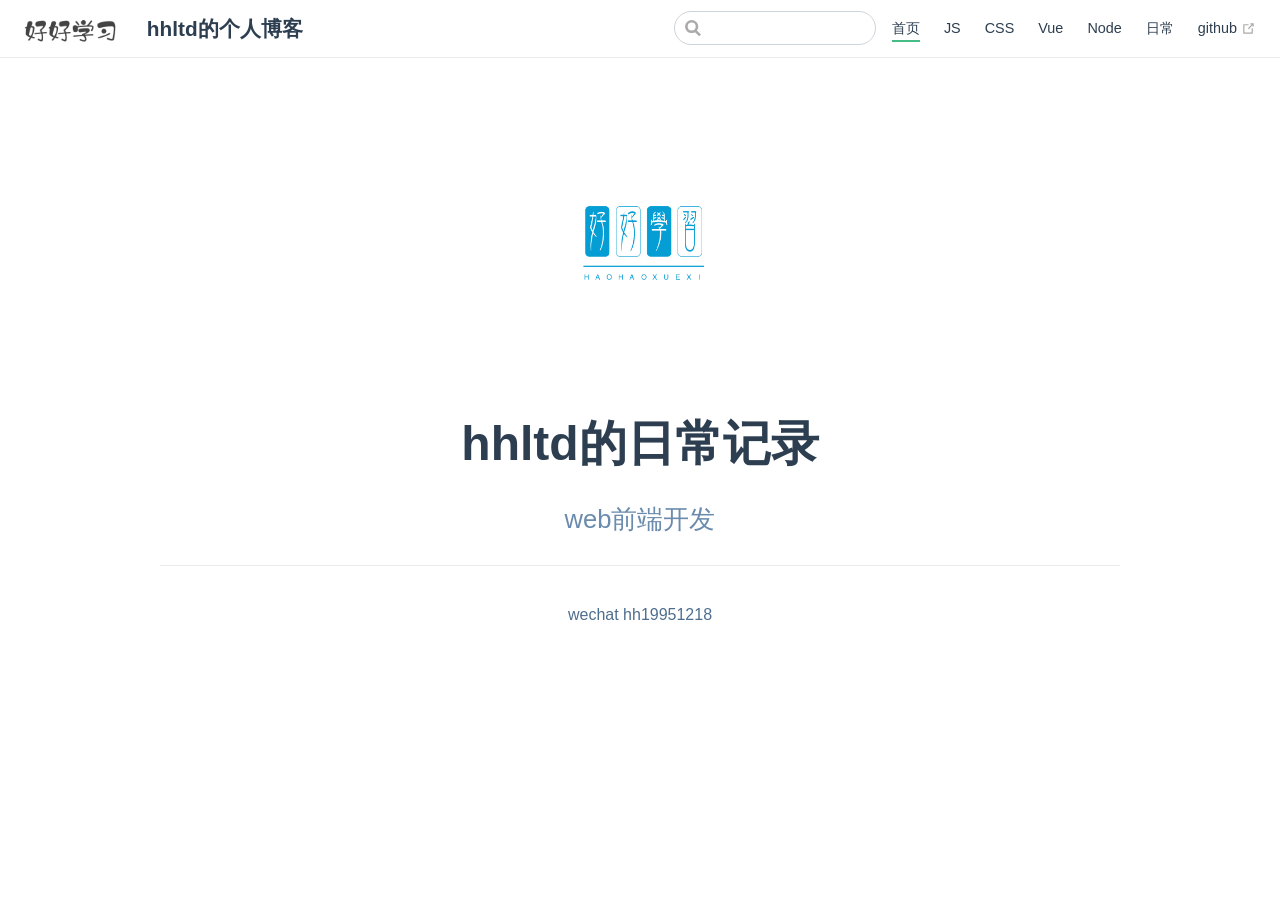
<file: index.html>
<!DOCTYPE html>
<html lang="en-US">
  <head>
    <meta charset="utf-8">
    <meta name="viewport" content="width=device-width,initial-scale=1">
    <title>hhltd的个人博客</title>
    <meta name="generator" content="VuePress 1.8.2">
    <link rel="icon" href="/favicon.ico">
    <meta name="description" content="前端开发 hhltd的个人博客">
    
    <link rel="preload" href="/assets/css/0.styles.e4d8b86b.css" as="style"><link rel="preload" href="/assets/js/app.c36be9e9.js" as="script"><link rel="preload" href="/assets/js/2.34235d8e.js" as="script"><link rel="preload" href="/assets/js/10.6ce8a8cb.js" as="script"><link rel="prefetch" href="/assets/js/11.624e2edb.js"><link rel="prefetch" href="/assets/js/12.e7e1a653.js"><link rel="prefetch" href="/assets/js/13.410548ad.js"><link rel="prefetch" href="/assets/js/14.b5893008.js"><link rel="prefetch" href="/assets/js/15.2d052b5f.js"><link rel="prefetch" href="/assets/js/16.c2f7e181.js"><link rel="prefetch" href="/assets/js/17.6b15aa38.js"><link rel="prefetch" href="/assets/js/18.cf1cb7f5.js"><link rel="prefetch" href="/assets/js/19.d392b7a9.js"><link rel="prefetch" href="/assets/js/20.9732a725.js"><link rel="prefetch" href="/assets/js/3.2f02bfbf.js"><link rel="prefetch" href="/assets/js/4.f8365012.js"><link rel="prefetch" href="/assets/js/5.d117c289.js"><link rel="prefetch" href="/assets/js/6.6b673022.js"><link rel="prefetch" href="/assets/js/7.0b9b5fee.js"><link rel="prefetch" href="/assets/js/8.b011d26d.js"><link rel="prefetch" href="/assets/js/9.e7cae791.js">
    <link rel="stylesheet" href="/assets/css/0.styles.e4d8b86b.css">
  </head>
  <body>
    <div id="app" data-server-rendered="true"><div class="theme-container no-sidebar"><header class="navbar"><div class="sidebar-button"><svg xmlns="http://www.w3.org/2000/svg" aria-hidden="true" role="img" viewBox="0 0 448 512" class="icon"><path fill="currentColor" d="M436 124H12c-6.627 0-12-5.373-12-12V80c0-6.627 5.373-12 12-12h424c6.627 0 12 5.373 12 12v32c0 6.627-5.373 12-12 12zm0 160H12c-6.627 0-12-5.373-12-12v-32c0-6.627 5.373-12 12-12h424c6.627 0 12 5.373 12 12v32c0 6.627-5.373 12-12 12zm0 160H12c-6.627 0-12-5.373-12-12v-32c0-6.627 5.373-12 12-12h424c6.627 0 12 5.373 12 12v32c0 6.627-5.373 12-12 12z"></path></svg></div> <a href="/" aria-current="page" class="home-link router-link-exact-active router-link-active"><img src="/img/logo.png" alt="hhltd的个人博客" class="logo"> <span class="site-name can-hide">hhltd的个人博客</span></a> <div class="links"><div class="search-box"><input aria-label="Search" autocomplete="off" spellcheck="false" value=""> <!----></div> <nav class="nav-links can-hide"><div class="nav-item"><a href="/" aria-current="page" class="nav-link router-link-exact-active router-link-active">
  首页
</a></div><div class="nav-item"><a href="/js_docs/" class="nav-link">
  JS
</a></div><div class="nav-item"><a href="/css_docs/" class="nav-link">
  CSS
</a></div><div class="nav-item"><a href="/vue_docs/" class="nav-link">
  Vue
</a></div><div class="nav-item"><a href="/node_docs/" class="nav-link">
  Node
</a></div><div class="nav-item"><a href="/others_docs/" class="nav-link">
  日常
</a></div><div class="nav-item"><a href="https://github.com/hhltd/hhltd.github.io" target="_blank" rel="noopener noreferrer" class="nav-link external">
  github
  <span><svg xmlns="http://www.w3.org/2000/svg" aria-hidden="true" focusable="false" x="0px" y="0px" viewBox="0 0 100 100" width="15" height="15" class="icon outbound"><path fill="currentColor" d="M18.8,85.1h56l0,0c2.2,0,4-1.8,4-4v-32h-8v28h-48v-48h28v-8h-32l0,0c-2.2,0-4,1.8-4,4v56C14.8,83.3,16.6,85.1,18.8,85.1z"></path> <polygon fill="currentColor" points="45.7,48.7 51.3,54.3 77.2,28.5 77.2,37.2 85.2,37.2 85.2,14.9 62.8,14.9 62.8,22.9 71.5,22.9"></polygon></svg> <span class="sr-only">(opens new window)</span></span></a></div> <!----></nav></div></header> <div class="sidebar-mask"></div> <aside class="sidebar"><nav class="nav-links"><div class="nav-item"><a href="/" aria-current="page" class="nav-link router-link-exact-active router-link-active">
  首页
</a></div><div class="nav-item"><a href="/js_docs/" class="nav-link">
  JS
</a></div><div class="nav-item"><a href="/css_docs/" class="nav-link">
  CSS
</a></div><div class="nav-item"><a href="/vue_docs/" class="nav-link">
  Vue
</a></div><div class="nav-item"><a href="/node_docs/" class="nav-link">
  Node
</a></div><div class="nav-item"><a href="/others_docs/" class="nav-link">
  日常
</a></div><div class="nav-item"><a href="https://github.com/hhltd/hhltd.github.io" target="_blank" rel="noopener noreferrer" class="nav-link external">
  github
  <span><svg xmlns="http://www.w3.org/2000/svg" aria-hidden="true" focusable="false" x="0px" y="0px" viewBox="0 0 100 100" width="15" height="15" class="icon outbound"><path fill="currentColor" d="M18.8,85.1h56l0,0c2.2,0,4-1.8,4-4v-32h-8v28h-48v-48h28v-8h-32l0,0c-2.2,0-4,1.8-4,4v56C14.8,83.3,16.6,85.1,18.8,85.1z"></path> <polygon fill="currentColor" points="45.7,48.7 51.3,54.3 77.2,28.5 77.2,37.2 85.2,37.2 85.2,14.9 62.8,14.9 62.8,22.9 71.5,22.9"></polygon></svg> <span class="sr-only">(opens new window)</span></span></a></div> <!----></nav>  <!----> </aside> <main aria-labelledby="main-title" class="home"><header class="hero"><img src="/img/banner.png" alt="hero"> <h1 id="main-title">
      hhltd的日常记录
    </h1> <p class="description">
      web前端开发
    </p> <!----></header> <!----> <div class="theme-default-content custom content__default"></div> <div class="footer">
    wechat hh19951218
  </div></main></div><div class="global-ui"></div></div>
    <script src="/assets/js/app.c36be9e9.js" defer></script><script src="/assets/js/2.34235d8e.js" defer></script><script src="/assets/js/10.6ce8a8cb.js" defer></script>
  </body>
</html>
</file>
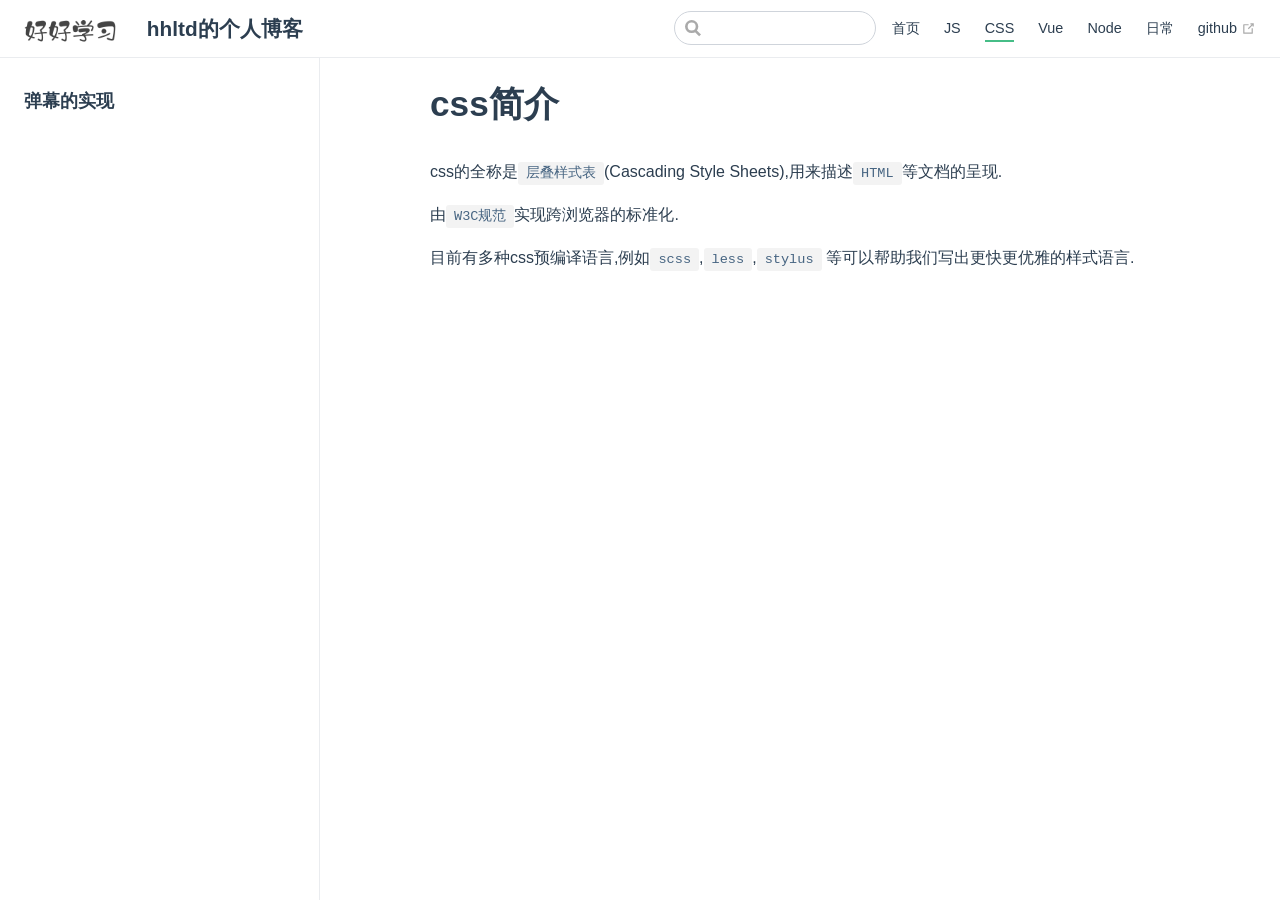
<file: css_docs/index.html>
<!DOCTYPE html>
<html lang="en-US">
  <head>
    <meta charset="utf-8">
    <meta name="viewport" content="width=device-width,initial-scale=1">
    <title>css简介 | hhltd的个人博客</title>
    <meta name="generator" content="VuePress 1.8.2">
    <link rel="icon" href="/favicon.ico">
    <meta name="description" content="前端开发 hhltd的个人博客">
    
    <link rel="preload" href="/assets/css/0.styles.e4d8b86b.css" as="style"><link rel="preload" href="/assets/js/app.c36be9e9.js" as="script"><link rel="preload" href="/assets/js/2.34235d8e.js" as="script"><link rel="preload" href="/assets/js/11.624e2edb.js" as="script"><link rel="prefetch" href="/assets/js/10.6ce8a8cb.js"><link rel="prefetch" href="/assets/js/12.e7e1a653.js"><link rel="prefetch" href="/assets/js/13.410548ad.js"><link rel="prefetch" href="/assets/js/14.b5893008.js"><link rel="prefetch" href="/assets/js/15.2d052b5f.js"><link rel="prefetch" href="/assets/js/16.c2f7e181.js"><link rel="prefetch" href="/assets/js/17.6b15aa38.js"><link rel="prefetch" href="/assets/js/18.cf1cb7f5.js"><link rel="prefetch" href="/assets/js/19.d392b7a9.js"><link rel="prefetch" href="/assets/js/20.9732a725.js"><link rel="prefetch" href="/assets/js/3.2f02bfbf.js"><link rel="prefetch" href="/assets/js/4.f8365012.js"><link rel="prefetch" href="/assets/js/5.d117c289.js"><link rel="prefetch" href="/assets/js/6.6b673022.js"><link rel="prefetch" href="/assets/js/7.0b9b5fee.js"><link rel="prefetch" href="/assets/js/8.b011d26d.js"><link rel="prefetch" href="/assets/js/9.e7cae791.js">
    <link rel="stylesheet" href="/assets/css/0.styles.e4d8b86b.css">
  </head>
  <body>
    <div id="app" data-server-rendered="true"><div class="theme-container"><header class="navbar"><div class="sidebar-button"><svg xmlns="http://www.w3.org/2000/svg" aria-hidden="true" role="img" viewBox="0 0 448 512" class="icon"><path fill="currentColor" d="M436 124H12c-6.627 0-12-5.373-12-12V80c0-6.627 5.373-12 12-12h424c6.627 0 12 5.373 12 12v32c0 6.627-5.373 12-12 12zm0 160H12c-6.627 0-12-5.373-12-12v-32c0-6.627 5.373-12 12-12h424c6.627 0 12 5.373 12 12v32c0 6.627-5.373 12-12 12zm0 160H12c-6.627 0-12-5.373-12-12v-32c0-6.627 5.373-12 12-12h424c6.627 0 12 5.373 12 12v32c0 6.627-5.373 12-12 12z"></path></svg></div> <a href="/" class="home-link router-link-active"><img src="/img/logo.png" alt="hhltd的个人博客" class="logo"> <span class="site-name can-hide">hhltd的个人博客</span></a> <div class="links"><div class="search-box"><input aria-label="Search" autocomplete="off" spellcheck="false" value=""> <!----></div> <nav class="nav-links can-hide"><div class="nav-item"><a href="/" class="nav-link">
  首页
</a></div><div class="nav-item"><a href="/js_docs/" class="nav-link">
  JS
</a></div><div class="nav-item"><a href="/css_docs/" aria-current="page" class="nav-link router-link-exact-active router-link-active">
  CSS
</a></div><div class="nav-item"><a href="/vue_docs/" class="nav-link">
  Vue
</a></div><div class="nav-item"><a href="/node_docs/" class="nav-link">
  Node
</a></div><div class="nav-item"><a href="/others_docs/" class="nav-link">
  日常
</a></div><div class="nav-item"><a href="https://github.com/hhltd/hhltd.github.io" target="_blank" rel="noopener noreferrer" class="nav-link external">
  github
  <span><svg xmlns="http://www.w3.org/2000/svg" aria-hidden="true" focusable="false" x="0px" y="0px" viewBox="0 0 100 100" width="15" height="15" class="icon outbound"><path fill="currentColor" d="M18.8,85.1h56l0,0c2.2,0,4-1.8,4-4v-32h-8v28h-48v-48h28v-8h-32l0,0c-2.2,0-4,1.8-4,4v56C14.8,83.3,16.6,85.1,18.8,85.1z"></path> <polygon fill="currentColor" points="45.7,48.7 51.3,54.3 77.2,28.5 77.2,37.2 85.2,37.2 85.2,14.9 62.8,14.9 62.8,22.9 71.5,22.9"></polygon></svg> <span class="sr-only">(opens new window)</span></span></a></div> <!----></nav></div></header> <div class="sidebar-mask"></div> <aside class="sidebar"><nav class="nav-links"><div class="nav-item"><a href="/" class="nav-link">
  首页
</a></div><div class="nav-item"><a href="/js_docs/" class="nav-link">
  JS
</a></div><div class="nav-item"><a href="/css_docs/" aria-current="page" class="nav-link router-link-exact-active router-link-active">
  CSS
</a></div><div class="nav-item"><a href="/vue_docs/" class="nav-link">
  Vue
</a></div><div class="nav-item"><a href="/node_docs/" class="nav-link">
  Node
</a></div><div class="nav-item"><a href="/others_docs/" class="nav-link">
  日常
</a></div><div class="nav-item"><a href="https://github.com/hhltd/hhltd.github.io" target="_blank" rel="noopener noreferrer" class="nav-link external">
  github
  <span><svg xmlns="http://www.w3.org/2000/svg" aria-hidden="true" focusable="false" x="0px" y="0px" viewBox="0 0 100 100" width="15" height="15" class="icon outbound"><path fill="currentColor" d="M18.8,85.1h56l0,0c2.2,0,4-1.8,4-4v-32h-8v28h-48v-48h28v-8h-32l0,0c-2.2,0-4,1.8-4,4v56C14.8,83.3,16.6,85.1,18.8,85.1z"></path> <polygon fill="currentColor" points="45.7,48.7 51.3,54.3 77.2,28.5 77.2,37.2 85.2,37.2 85.2,14.9 62.8,14.9 62.8,22.9 71.5,22.9"></polygon></svg> <span class="sr-only">(opens new window)</span></span></a></div> <!----></nav>  <ul class="sidebar-links"><li><a href="/css_docs/弹幕实现.html" class="sidebar-link">弹幕的实现</a></li></ul> </aside> <main class="page"> <div class="theme-default-content content__default"><h1 id="css简介"><a href="#css简介" class="header-anchor">#</a> css简介</h1> <p>css的全称是<code>层叠样式表</code>(Cascading Style Sheets),用来描述<code>HTML</code>等文档的呈现.</p> <p>由<code>W3C规范</code>实现跨浏览器的标准化.</p> <p>目前有多种css预编译语言,例如<code>scss</code>,<code>less</code>,<code>stylus</code> 等可以帮助我们写出更快更优雅的样式语言.</p></div> <footer class="page-edit"><!----> <!----></footer> <!----> </main></div><div class="global-ui"></div></div>
    <script src="/assets/js/app.c36be9e9.js" defer></script><script src="/assets/js/2.34235d8e.js" defer></script><script src="/assets/js/11.624e2edb.js" defer></script>
  </body>
</html>
</file>
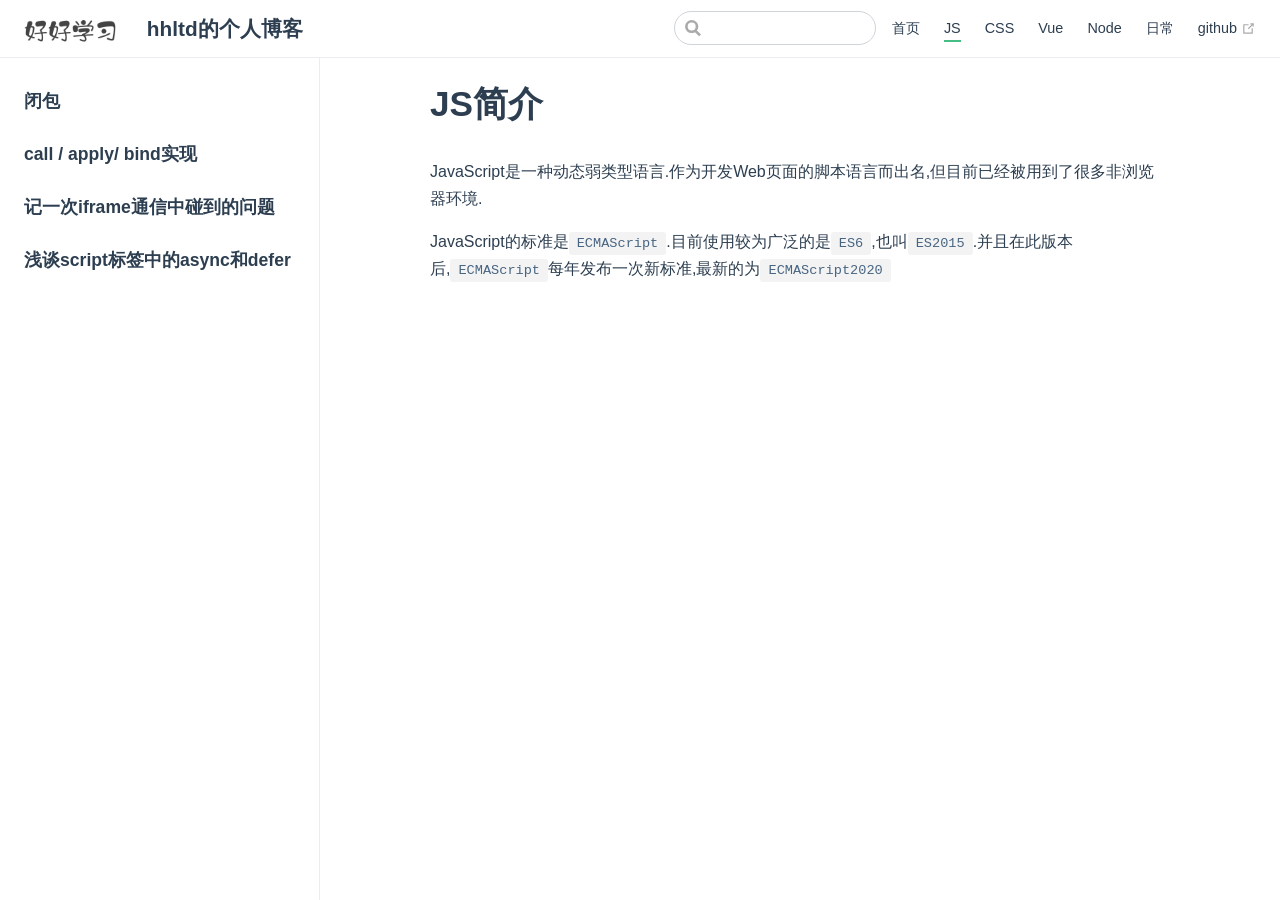
<file: js_docs/index.html>
<!DOCTYPE html>
<html lang="en-US">
  <head>
    <meta charset="utf-8">
    <meta name="viewport" content="width=device-width,initial-scale=1">
    <title>JS简介 | hhltd的个人博客</title>
    <meta name="generator" content="VuePress 1.8.2">
    <link rel="icon" href="/favicon.ico">
    <meta name="description" content="前端开发 hhltd的个人博客">
    
    <link rel="preload" href="/assets/css/0.styles.e4d8b86b.css" as="style"><link rel="preload" href="/assets/js/app.c36be9e9.js" as="script"><link rel="preload" href="/assets/js/2.34235d8e.js" as="script"><link rel="preload" href="/assets/js/13.410548ad.js" as="script"><link rel="prefetch" href="/assets/js/10.6ce8a8cb.js"><link rel="prefetch" href="/assets/js/11.624e2edb.js"><link rel="prefetch" href="/assets/js/12.e7e1a653.js"><link rel="prefetch" href="/assets/js/14.b5893008.js"><link rel="prefetch" href="/assets/js/15.2d052b5f.js"><link rel="prefetch" href="/assets/js/16.c2f7e181.js"><link rel="prefetch" href="/assets/js/17.6b15aa38.js"><link rel="prefetch" href="/assets/js/18.cf1cb7f5.js"><link rel="prefetch" href="/assets/js/19.d392b7a9.js"><link rel="prefetch" href="/assets/js/20.9732a725.js"><link rel="prefetch" href="/assets/js/3.2f02bfbf.js"><link rel="prefetch" href="/assets/js/4.f8365012.js"><link rel="prefetch" href="/assets/js/5.d117c289.js"><link rel="prefetch" href="/assets/js/6.6b673022.js"><link rel="prefetch" href="/assets/js/7.0b9b5fee.js"><link rel="prefetch" href="/assets/js/8.b011d26d.js"><link rel="prefetch" href="/assets/js/9.e7cae791.js">
    <link rel="stylesheet" href="/assets/css/0.styles.e4d8b86b.css">
  </head>
  <body>
    <div id="app" data-server-rendered="true"><div class="theme-container"><header class="navbar"><div class="sidebar-button"><svg xmlns="http://www.w3.org/2000/svg" aria-hidden="true" role="img" viewBox="0 0 448 512" class="icon"><path fill="currentColor" d="M436 124H12c-6.627 0-12-5.373-12-12V80c0-6.627 5.373-12 12-12h424c6.627 0 12 5.373 12 12v32c0 6.627-5.373 12-12 12zm0 160H12c-6.627 0-12-5.373-12-12v-32c0-6.627 5.373-12 12-12h424c6.627 0 12 5.373 12 12v32c0 6.627-5.373 12-12 12zm0 160H12c-6.627 0-12-5.373-12-12v-32c0-6.627 5.373-12 12-12h424c6.627 0 12 5.373 12 12v32c0 6.627-5.373 12-12 12z"></path></svg></div> <a href="/" class="home-link router-link-active"><img src="/img/logo.png" alt="hhltd的个人博客" class="logo"> <span class="site-name can-hide">hhltd的个人博客</span></a> <div class="links"><div class="search-box"><input aria-label="Search" autocomplete="off" spellcheck="false" value=""> <!----></div> <nav class="nav-links can-hide"><div class="nav-item"><a href="/" class="nav-link">
  首页
</a></div><div class="nav-item"><a href="/js_docs/" aria-current="page" class="nav-link router-link-exact-active router-link-active">
  JS
</a></div><div class="nav-item"><a href="/css_docs/" class="nav-link">
  CSS
</a></div><div class="nav-item"><a href="/vue_docs/" class="nav-link">
  Vue
</a></div><div class="nav-item"><a href="/node_docs/" class="nav-link">
  Node
</a></div><div class="nav-item"><a href="/others_docs/" class="nav-link">
  日常
</a></div><div class="nav-item"><a href="https://github.com/hhltd/hhltd.github.io" target="_blank" rel="noopener noreferrer" class="nav-link external">
  github
  <span><svg xmlns="http://www.w3.org/2000/svg" aria-hidden="true" focusable="false" x="0px" y="0px" viewBox="0 0 100 100" width="15" height="15" class="icon outbound"><path fill="currentColor" d="M18.8,85.1h56l0,0c2.2,0,4-1.8,4-4v-32h-8v28h-48v-48h28v-8h-32l0,0c-2.2,0-4,1.8-4,4v56C14.8,83.3,16.6,85.1,18.8,85.1z"></path> <polygon fill="currentColor" points="45.7,48.7 51.3,54.3 77.2,28.5 77.2,37.2 85.2,37.2 85.2,14.9 62.8,14.9 62.8,22.9 71.5,22.9"></polygon></svg> <span class="sr-only">(opens new window)</span></span></a></div> <!----></nav></div></header> <div class="sidebar-mask"></div> <aside class="sidebar"><nav class="nav-links"><div class="nav-item"><a href="/" class="nav-link">
  首页
</a></div><div class="nav-item"><a href="/js_docs/" aria-current="page" class="nav-link router-link-exact-active router-link-active">
  JS
</a></div><div class="nav-item"><a href="/css_docs/" class="nav-link">
  CSS
</a></div><div class="nav-item"><a href="/vue_docs/" class="nav-link">
  Vue
</a></div><div class="nav-item"><a href="/node_docs/" class="nav-link">
  Node
</a></div><div class="nav-item"><a href="/others_docs/" class="nav-link">
  日常
</a></div><div class="nav-item"><a href="https://github.com/hhltd/hhltd.github.io" target="_blank" rel="noopener noreferrer" class="nav-link external">
  github
  <span><svg xmlns="http://www.w3.org/2000/svg" aria-hidden="true" focusable="false" x="0px" y="0px" viewBox="0 0 100 100" width="15" height="15" class="icon outbound"><path fill="currentColor" d="M18.8,85.1h56l0,0c2.2,0,4-1.8,4-4v-32h-8v28h-48v-48h28v-8h-32l0,0c-2.2,0-4,1.8-4,4v56C14.8,83.3,16.6,85.1,18.8,85.1z"></path> <polygon fill="currentColor" points="45.7,48.7 51.3,54.3 77.2,28.5 77.2,37.2 85.2,37.2 85.2,14.9 62.8,14.9 62.8,22.9 71.5,22.9"></polygon></svg> <span class="sr-only">(opens new window)</span></span></a></div> <!----></nav>  <ul class="sidebar-links"><li><a href="/js_docs/闭包.html" class="sidebar-link">闭包</a></li><li><a href="/js_docs/call和apply和bind的实现.html" class="sidebar-link">call / apply/ bind实现</a></li><li><a href="/js_docs/记一次iframe通信的问题.html" class="sidebar-link">记一次iframe通信中碰到的问题</a></li><li><a href="/js_docs/script标签中的defer和async.html" class="sidebar-link">浅谈script标签中的async和defer</a></li></ul> </aside> <main class="page"> <div class="theme-default-content content__default"><h1 id="js简介"><a href="#js简介" class="header-anchor">#</a> JS简介</h1> <p>JavaScript是一种动态弱类型语言.作为开发Web页面的脚本语言而出名,但目前已经被用到了很多非浏览器环境.</p> <p>JavaScript的标准是<code>ECMAScript</code>.目前使用较为广泛的是<code>ES6</code>,也叫<code>ES2015</code>.并且在此版本后,<code>ECMAScript</code>每年发布一次新标准,最新的为<code>ECMAScript2020</code></p></div> <footer class="page-edit"><!----> <!----></footer> <!----> </main></div><div class="global-ui"></div></div>
    <script src="/assets/js/app.c36be9e9.js" defer></script><script src="/assets/js/2.34235d8e.js" defer></script><script src="/assets/js/13.410548ad.js" defer></script>
  </body>
</html>
</file>
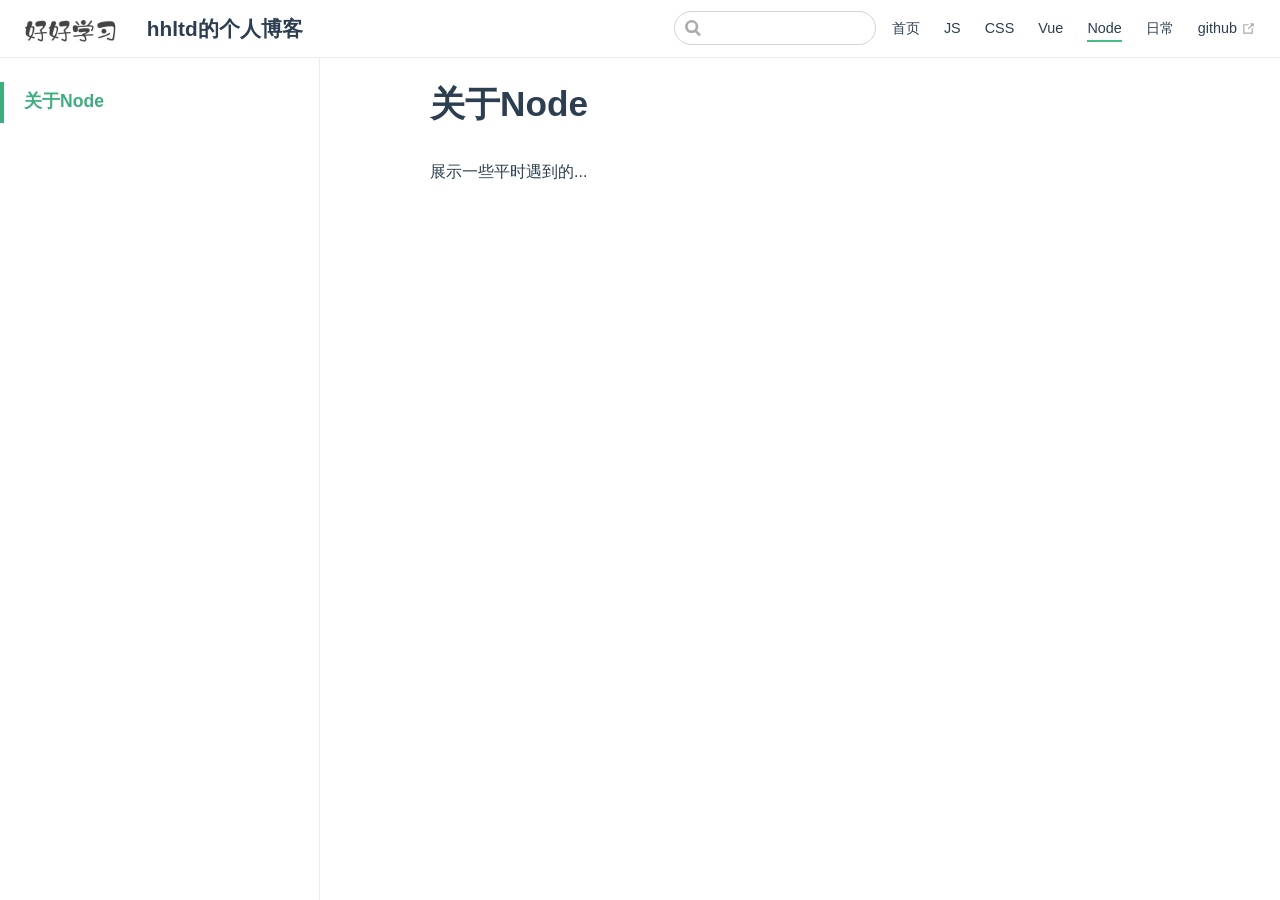
<file: node_docs/index.html>
<!DOCTYPE html>
<html lang="en-US">
  <head>
    <meta charset="utf-8">
    <meta name="viewport" content="width=device-width,initial-scale=1">
    <title>关于Node | hhltd的个人博客</title>
    <meta name="generator" content="VuePress 1.8.2">
    <link rel="icon" href="/favicon.ico">
    <meta name="description" content="前端开发 hhltd的个人博客">
    
    <link rel="preload" href="/assets/css/0.styles.e4d8b86b.css" as="style"><link rel="preload" href="/assets/js/app.c36be9e9.js" as="script"><link rel="preload" href="/assets/js/2.34235d8e.js" as="script"><link rel="preload" href="/assets/js/17.6b15aa38.js" as="script"><link rel="prefetch" href="/assets/js/10.6ce8a8cb.js"><link rel="prefetch" href="/assets/js/11.624e2edb.js"><link rel="prefetch" href="/assets/js/12.e7e1a653.js"><link rel="prefetch" href="/assets/js/13.410548ad.js"><link rel="prefetch" href="/assets/js/14.b5893008.js"><link rel="prefetch" href="/assets/js/15.2d052b5f.js"><link rel="prefetch" href="/assets/js/16.c2f7e181.js"><link rel="prefetch" href="/assets/js/18.cf1cb7f5.js"><link rel="prefetch" href="/assets/js/19.d392b7a9.js"><link rel="prefetch" href="/assets/js/20.9732a725.js"><link rel="prefetch" href="/assets/js/3.2f02bfbf.js"><link rel="prefetch" href="/assets/js/4.f8365012.js"><link rel="prefetch" href="/assets/js/5.d117c289.js"><link rel="prefetch" href="/assets/js/6.6b673022.js"><link rel="prefetch" href="/assets/js/7.0b9b5fee.js"><link rel="prefetch" href="/assets/js/8.b011d26d.js"><link rel="prefetch" href="/assets/js/9.e7cae791.js">
    <link rel="stylesheet" href="/assets/css/0.styles.e4d8b86b.css">
  </head>
  <body>
    <div id="app" data-server-rendered="true"><div class="theme-container"><header class="navbar"><div class="sidebar-button"><svg xmlns="http://www.w3.org/2000/svg" aria-hidden="true" role="img" viewBox="0 0 448 512" class="icon"><path fill="currentColor" d="M436 124H12c-6.627 0-12-5.373-12-12V80c0-6.627 5.373-12 12-12h424c6.627 0 12 5.373 12 12v32c0 6.627-5.373 12-12 12zm0 160H12c-6.627 0-12-5.373-12-12v-32c0-6.627 5.373-12 12-12h424c6.627 0 12 5.373 12 12v32c0 6.627-5.373 12-12 12zm0 160H12c-6.627 0-12-5.373-12-12v-32c0-6.627 5.373-12 12-12h424c6.627 0 12 5.373 12 12v32c0 6.627-5.373 12-12 12z"></path></svg></div> <a href="/" class="home-link router-link-active"><img src="/img/logo.png" alt="hhltd的个人博客" class="logo"> <span class="site-name can-hide">hhltd的个人博客</span></a> <div class="links"><div class="search-box"><input aria-label="Search" autocomplete="off" spellcheck="false" value=""> <!----></div> <nav class="nav-links can-hide"><div class="nav-item"><a href="/" class="nav-link">
  首页
</a></div><div class="nav-item"><a href="/js_docs/" class="nav-link">
  JS
</a></div><div class="nav-item"><a href="/css_docs/" class="nav-link">
  CSS
</a></div><div class="nav-item"><a href="/vue_docs/" class="nav-link">
  Vue
</a></div><div class="nav-item"><a href="/node_docs/" aria-current="page" class="nav-link router-link-exact-active router-link-active">
  Node
</a></div><div class="nav-item"><a href="/others_docs/" class="nav-link">
  日常
</a></div><div class="nav-item"><a href="https://github.com/hhltd/hhltd.github.io" target="_blank" rel="noopener noreferrer" class="nav-link external">
  github
  <span><svg xmlns="http://www.w3.org/2000/svg" aria-hidden="true" focusable="false" x="0px" y="0px" viewBox="0 0 100 100" width="15" height="15" class="icon outbound"><path fill="currentColor" d="M18.8,85.1h56l0,0c2.2,0,4-1.8,4-4v-32h-8v28h-48v-48h28v-8h-32l0,0c-2.2,0-4,1.8-4,4v56C14.8,83.3,16.6,85.1,18.8,85.1z"></path> <polygon fill="currentColor" points="45.7,48.7 51.3,54.3 77.2,28.5 77.2,37.2 85.2,37.2 85.2,14.9 62.8,14.9 62.8,22.9 71.5,22.9"></polygon></svg> <span class="sr-only">(opens new window)</span></span></a></div> <!----></nav></div></header> <div class="sidebar-mask"></div> <aside class="sidebar"><nav class="nav-links"><div class="nav-item"><a href="/" class="nav-link">
  首页
</a></div><div class="nav-item"><a href="/js_docs/" class="nav-link">
  JS
</a></div><div class="nav-item"><a href="/css_docs/" class="nav-link">
  CSS
</a></div><div class="nav-item"><a href="/vue_docs/" class="nav-link">
  Vue
</a></div><div class="nav-item"><a href="/node_docs/" aria-current="page" class="nav-link router-link-exact-active router-link-active">
  Node
</a></div><div class="nav-item"><a href="/others_docs/" class="nav-link">
  日常
</a></div><div class="nav-item"><a href="https://github.com/hhltd/hhltd.github.io" target="_blank" rel="noopener noreferrer" class="nav-link external">
  github
  <span><svg xmlns="http://www.w3.org/2000/svg" aria-hidden="true" focusable="false" x="0px" y="0px" viewBox="0 0 100 100" width="15" height="15" class="icon outbound"><path fill="currentColor" d="M18.8,85.1h56l0,0c2.2,0,4-1.8,4-4v-32h-8v28h-48v-48h28v-8h-32l0,0c-2.2,0-4,1.8-4,4v56C14.8,83.3,16.6,85.1,18.8,85.1z"></path> <polygon fill="currentColor" points="45.7,48.7 51.3,54.3 77.2,28.5 77.2,37.2 85.2,37.2 85.2,14.9 62.8,14.9 62.8,22.9 71.5,22.9"></polygon></svg> <span class="sr-only">(opens new window)</span></span></a></div> <!----></nav>  <ul class="sidebar-links"><li><a href="/node_docs/" aria-current="page" class="active sidebar-link">关于Node</a></li></ul> </aside> <main class="page"> <div class="theme-default-content content__default"><h1 id="关于node"><a href="#关于node" class="header-anchor">#</a> 关于Node</h1> <p>展示一些平时遇到的...</p></div> <footer class="page-edit"><!----> <!----></footer> <!----> </main></div><div class="global-ui"></div></div>
    <script src="/assets/js/app.c36be9e9.js" defer></script><script src="/assets/js/2.34235d8e.js" defer></script><script src="/assets/js/17.6b15aa38.js" defer></script>
  </body>
</html>
</file>
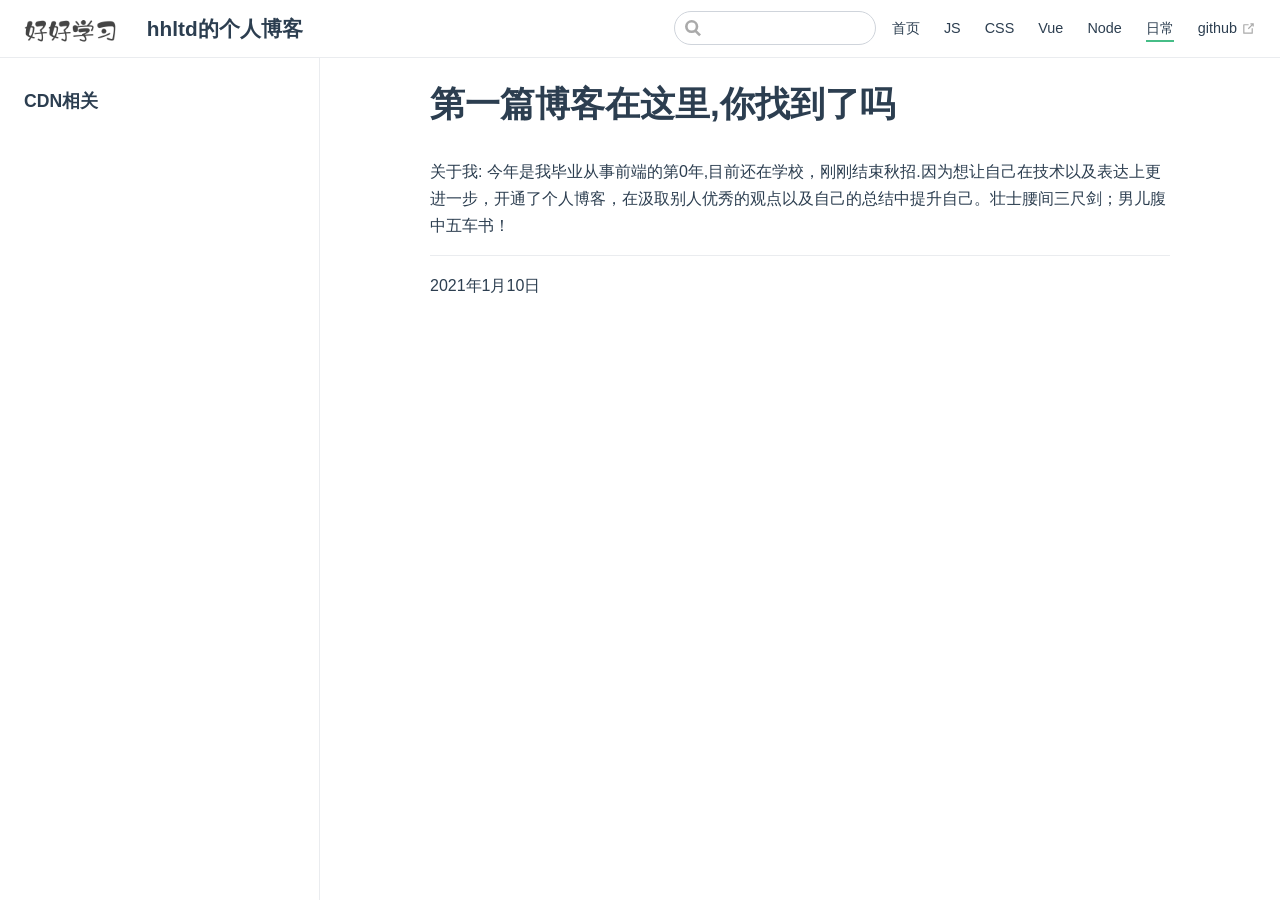
<file: others_docs/index.html>
<!DOCTYPE html>
<html lang="en-US">
  <head>
    <meta charset="utf-8">
    <meta name="viewport" content="width=device-width,initial-scale=1">
    <title>第一篇博客在这里,你找到了吗 | hhltd的个人博客</title>
    <meta name="generator" content="VuePress 1.8.2">
    <link rel="icon" href="/favicon.ico">
    <meta name="description" content="前端开发 hhltd的个人博客">
    
    <link rel="preload" href="/assets/css/0.styles.e4d8b86b.css" as="style"><link rel="preload" href="/assets/js/app.c36be9e9.js" as="script"><link rel="preload" href="/assets/js/2.34235d8e.js" as="script"><link rel="preload" href="/assets/js/18.cf1cb7f5.js" as="script"><link rel="prefetch" href="/assets/js/10.6ce8a8cb.js"><link rel="prefetch" href="/assets/js/11.624e2edb.js"><link rel="prefetch" href="/assets/js/12.e7e1a653.js"><link rel="prefetch" href="/assets/js/13.410548ad.js"><link rel="prefetch" href="/assets/js/14.b5893008.js"><link rel="prefetch" href="/assets/js/15.2d052b5f.js"><link rel="prefetch" href="/assets/js/16.c2f7e181.js"><link rel="prefetch" href="/assets/js/17.6b15aa38.js"><link rel="prefetch" href="/assets/js/19.d392b7a9.js"><link rel="prefetch" href="/assets/js/20.9732a725.js"><link rel="prefetch" href="/assets/js/3.2f02bfbf.js"><link rel="prefetch" href="/assets/js/4.f8365012.js"><link rel="prefetch" href="/assets/js/5.d117c289.js"><link rel="prefetch" href="/assets/js/6.6b673022.js"><link rel="prefetch" href="/assets/js/7.0b9b5fee.js"><link rel="prefetch" href="/assets/js/8.b011d26d.js"><link rel="prefetch" href="/assets/js/9.e7cae791.js">
    <link rel="stylesheet" href="/assets/css/0.styles.e4d8b86b.css">
  </head>
  <body>
    <div id="app" data-server-rendered="true"><div class="theme-container"><header class="navbar"><div class="sidebar-button"><svg xmlns="http://www.w3.org/2000/svg" aria-hidden="true" role="img" viewBox="0 0 448 512" class="icon"><path fill="currentColor" d="M436 124H12c-6.627 0-12-5.373-12-12V80c0-6.627 5.373-12 12-12h424c6.627 0 12 5.373 12 12v32c0 6.627-5.373 12-12 12zm0 160H12c-6.627 0-12-5.373-12-12v-32c0-6.627 5.373-12 12-12h424c6.627 0 12 5.373 12 12v32c0 6.627-5.373 12-12 12zm0 160H12c-6.627 0-12-5.373-12-12v-32c0-6.627 5.373-12 12-12h424c6.627 0 12 5.373 12 12v32c0 6.627-5.373 12-12 12z"></path></svg></div> <a href="/" class="home-link router-link-active"><img src="/img/logo.png" alt="hhltd的个人博客" class="logo"> <span class="site-name can-hide">hhltd的个人博客</span></a> <div class="links"><div class="search-box"><input aria-label="Search" autocomplete="off" spellcheck="false" value=""> <!----></div> <nav class="nav-links can-hide"><div class="nav-item"><a href="/" class="nav-link">
  首页
</a></div><div class="nav-item"><a href="/js_docs/" class="nav-link">
  JS
</a></div><div class="nav-item"><a href="/css_docs/" class="nav-link">
  CSS
</a></div><div class="nav-item"><a href="/vue_docs/" class="nav-link">
  Vue
</a></div><div class="nav-item"><a href="/node_docs/" class="nav-link">
  Node
</a></div><div class="nav-item"><a href="/others_docs/" aria-current="page" class="nav-link router-link-exact-active router-link-active">
  日常
</a></div><div class="nav-item"><a href="https://github.com/hhltd/hhltd.github.io" target="_blank" rel="noopener noreferrer" class="nav-link external">
  github
  <span><svg xmlns="http://www.w3.org/2000/svg" aria-hidden="true" focusable="false" x="0px" y="0px" viewBox="0 0 100 100" width="15" height="15" class="icon outbound"><path fill="currentColor" d="M18.8,85.1h56l0,0c2.2,0,4-1.8,4-4v-32h-8v28h-48v-48h28v-8h-32l0,0c-2.2,0-4,1.8-4,4v56C14.8,83.3,16.6,85.1,18.8,85.1z"></path> <polygon fill="currentColor" points="45.7,48.7 51.3,54.3 77.2,28.5 77.2,37.2 85.2,37.2 85.2,14.9 62.8,14.9 62.8,22.9 71.5,22.9"></polygon></svg> <span class="sr-only">(opens new window)</span></span></a></div> <!----></nav></div></header> <div class="sidebar-mask"></div> <aside class="sidebar"><nav class="nav-links"><div class="nav-item"><a href="/" class="nav-link">
  首页
</a></div><div class="nav-item"><a href="/js_docs/" class="nav-link">
  JS
</a></div><div class="nav-item"><a href="/css_docs/" class="nav-link">
  CSS
</a></div><div class="nav-item"><a href="/vue_docs/" class="nav-link">
  Vue
</a></div><div class="nav-item"><a href="/node_docs/" class="nav-link">
  Node
</a></div><div class="nav-item"><a href="/others_docs/" aria-current="page" class="nav-link router-link-exact-active router-link-active">
  日常
</a></div><div class="nav-item"><a href="https://github.com/hhltd/hhltd.github.io" target="_blank" rel="noopener noreferrer" class="nav-link external">
  github
  <span><svg xmlns="http://www.w3.org/2000/svg" aria-hidden="true" focusable="false" x="0px" y="0px" viewBox="0 0 100 100" width="15" height="15" class="icon outbound"><path fill="currentColor" d="M18.8,85.1h56l0,0c2.2,0,4-1.8,4-4v-32h-8v28h-48v-48h28v-8h-32l0,0c-2.2,0-4,1.8-4,4v56C14.8,83.3,16.6,85.1,18.8,85.1z"></path> <polygon fill="currentColor" points="45.7,48.7 51.3,54.3 77.2,28.5 77.2,37.2 85.2,37.2 85.2,14.9 62.8,14.9 62.8,22.9 71.5,22.9"></polygon></svg> <span class="sr-only">(opens new window)</span></span></a></div> <!----></nav>  <ul class="sidebar-links"><li><a href="/others_docs/CDN相关.html" class="sidebar-link">CDN相关</a></li></ul> </aside> <main class="page"> <div class="theme-default-content content__default"><h1 id="第一篇博客在这里-你找到了吗"><a href="#第一篇博客在这里-你找到了吗" class="header-anchor">#</a> 第一篇博客在这里,你找到了吗</h1> <p>关于我: 今年是我毕业从事前端的第0年,目前还在学校，刚刚结束秋招.因为想让自己在技术以及表达上更进一步，开通了个人博客，在汲取别人优秀的观点以及自己的总结中提升自己。壮士腰间三尺剑；男儿腹中五车书！</p> <hr> <p><font>2021年1月10日</font></p></div> <footer class="page-edit"><!----> <!----></footer> <!----> </main></div><div class="global-ui"></div></div>
    <script src="/assets/js/app.c36be9e9.js" defer></script><script src="/assets/js/2.34235d8e.js" defer></script><script src="/assets/js/18.cf1cb7f5.js" defer></script>
  </body>
</html>
</file>
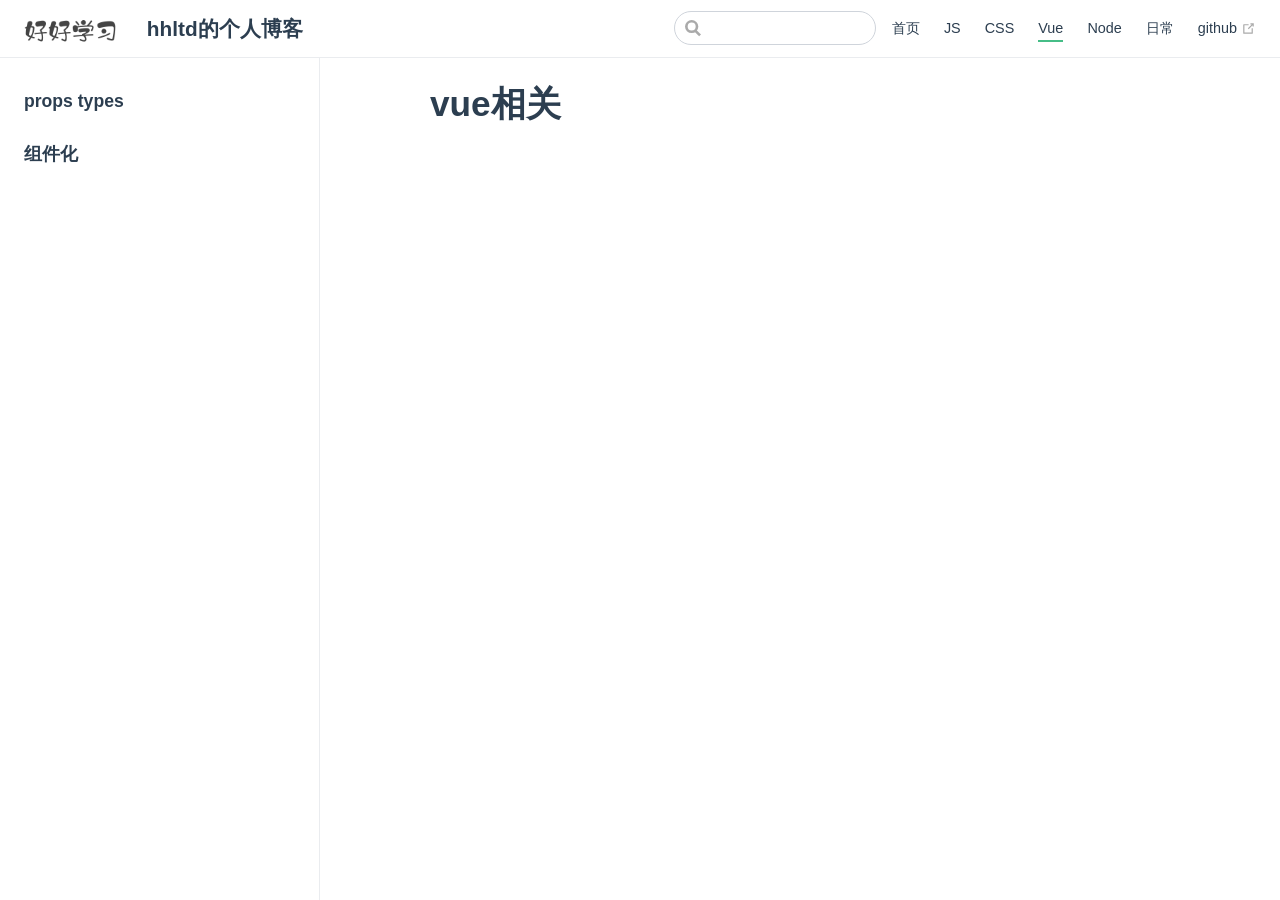
<file: vue_docs/index.html>
<!DOCTYPE html>
<html lang="en-US">
  <head>
    <meta charset="utf-8">
    <meta name="viewport" content="width=device-width,initial-scale=1">
    <title>vue相关 | hhltd的个人博客</title>
    <meta name="generator" content="VuePress 1.8.2">
    <link rel="icon" href="/favicon.ico">
    <meta name="description" content="前端开发 hhltd的个人博客">
    
    <link rel="preload" href="/assets/css/0.styles.e4d8b86b.css" as="style"><link rel="preload" href="/assets/js/app.c36be9e9.js" as="script"><link rel="preload" href="/assets/js/2.34235d8e.js" as="script"><link rel="preload" href="/assets/js/19.d392b7a9.js" as="script"><link rel="prefetch" href="/assets/js/10.6ce8a8cb.js"><link rel="prefetch" href="/assets/js/11.624e2edb.js"><link rel="prefetch" href="/assets/js/12.e7e1a653.js"><link rel="prefetch" href="/assets/js/13.410548ad.js"><link rel="prefetch" href="/assets/js/14.b5893008.js"><link rel="prefetch" href="/assets/js/15.2d052b5f.js"><link rel="prefetch" href="/assets/js/16.c2f7e181.js"><link rel="prefetch" href="/assets/js/17.6b15aa38.js"><link rel="prefetch" href="/assets/js/18.cf1cb7f5.js"><link rel="prefetch" href="/assets/js/20.9732a725.js"><link rel="prefetch" href="/assets/js/3.2f02bfbf.js"><link rel="prefetch" href="/assets/js/4.f8365012.js"><link rel="prefetch" href="/assets/js/5.d117c289.js"><link rel="prefetch" href="/assets/js/6.6b673022.js"><link rel="prefetch" href="/assets/js/7.0b9b5fee.js"><link rel="prefetch" href="/assets/js/8.b011d26d.js"><link rel="prefetch" href="/assets/js/9.e7cae791.js">
    <link rel="stylesheet" href="/assets/css/0.styles.e4d8b86b.css">
  </head>
  <body>
    <div id="app" data-server-rendered="true"><div class="theme-container"><header class="navbar"><div class="sidebar-button"><svg xmlns="http://www.w3.org/2000/svg" aria-hidden="true" role="img" viewBox="0 0 448 512" class="icon"><path fill="currentColor" d="M436 124H12c-6.627 0-12-5.373-12-12V80c0-6.627 5.373-12 12-12h424c6.627 0 12 5.373 12 12v32c0 6.627-5.373 12-12 12zm0 160H12c-6.627 0-12-5.373-12-12v-32c0-6.627 5.373-12 12-12h424c6.627 0 12 5.373 12 12v32c0 6.627-5.373 12-12 12zm0 160H12c-6.627 0-12-5.373-12-12v-32c0-6.627 5.373-12 12-12h424c6.627 0 12 5.373 12 12v32c0 6.627-5.373 12-12 12z"></path></svg></div> <a href="/" class="home-link router-link-active"><img src="/img/logo.png" alt="hhltd的个人博客" class="logo"> <span class="site-name can-hide">hhltd的个人博客</span></a> <div class="links"><div class="search-box"><input aria-label="Search" autocomplete="off" spellcheck="false" value=""> <!----></div> <nav class="nav-links can-hide"><div class="nav-item"><a href="/" class="nav-link">
  首页
</a></div><div class="nav-item"><a href="/js_docs/" class="nav-link">
  JS
</a></div><div class="nav-item"><a href="/css_docs/" class="nav-link">
  CSS
</a></div><div class="nav-item"><a href="/vue_docs/" aria-current="page" class="nav-link router-link-exact-active router-link-active">
  Vue
</a></div><div class="nav-item"><a href="/node_docs/" class="nav-link">
  Node
</a></div><div class="nav-item"><a href="/others_docs/" class="nav-link">
  日常
</a></div><div class="nav-item"><a href="https://github.com/hhltd/hhltd.github.io" target="_blank" rel="noopener noreferrer" class="nav-link external">
  github
  <span><svg xmlns="http://www.w3.org/2000/svg" aria-hidden="true" focusable="false" x="0px" y="0px" viewBox="0 0 100 100" width="15" height="15" class="icon outbound"><path fill="currentColor" d="M18.8,85.1h56l0,0c2.2,0,4-1.8,4-4v-32h-8v28h-48v-48h28v-8h-32l0,0c-2.2,0-4,1.8-4,4v56C14.8,83.3,16.6,85.1,18.8,85.1z"></path> <polygon fill="currentColor" points="45.7,48.7 51.3,54.3 77.2,28.5 77.2,37.2 85.2,37.2 85.2,14.9 62.8,14.9 62.8,22.9 71.5,22.9"></polygon></svg> <span class="sr-only">(opens new window)</span></span></a></div> <!----></nav></div></header> <div class="sidebar-mask"></div> <aside class="sidebar"><nav class="nav-links"><div class="nav-item"><a href="/" class="nav-link">
  首页
</a></div><div class="nav-item"><a href="/js_docs/" class="nav-link">
  JS
</a></div><div class="nav-item"><a href="/css_docs/" class="nav-link">
  CSS
</a></div><div class="nav-item"><a href="/vue_docs/" aria-current="page" class="nav-link router-link-exact-active router-link-active">
  Vue
</a></div><div class="nav-item"><a href="/node_docs/" class="nav-link">
  Node
</a></div><div class="nav-item"><a href="/others_docs/" class="nav-link">
  日常
</a></div><div class="nav-item"><a href="https://github.com/hhltd/hhltd.github.io" target="_blank" rel="noopener noreferrer" class="nav-link external">
  github
  <span><svg xmlns="http://www.w3.org/2000/svg" aria-hidden="true" focusable="false" x="0px" y="0px" viewBox="0 0 100 100" width="15" height="15" class="icon outbound"><path fill="currentColor" d="M18.8,85.1h56l0,0c2.2,0,4-1.8,4-4v-32h-8v28h-48v-48h28v-8h-32l0,0c-2.2,0-4,1.8-4,4v56C14.8,83.3,16.6,85.1,18.8,85.1z"></path> <polygon fill="currentColor" points="45.7,48.7 51.3,54.3 77.2,28.5 77.2,37.2 85.2,37.2 85.2,14.9 62.8,14.9 62.8,22.9 71.5,22.9"></polygon></svg> <span class="sr-only">(opens new window)</span></span></a></div> <!----></nav>  <ul class="sidebar-links"><li><a href="/vue_docs/vue3中PropType的作用.html" class="sidebar-link">props types</a></li><li><a href="/vue_docs/组件化.html" class="sidebar-link">组件化</a></li></ul> </aside> <main class="page"> <div class="theme-default-content content__default"><h1 id="vue相关"><a href="#vue相关" class="header-anchor">#</a> vue相关</h1></div> <footer class="page-edit"><!----> <!----></footer> <!----> </main></div><div class="global-ui"></div></div>
    <script src="/assets/js/app.c36be9e9.js" defer></script><script src="/assets/js/2.34235d8e.js" defer></script><script src="/assets/js/19.d392b7a9.js" defer></script>
  </body>
</html>
</file>
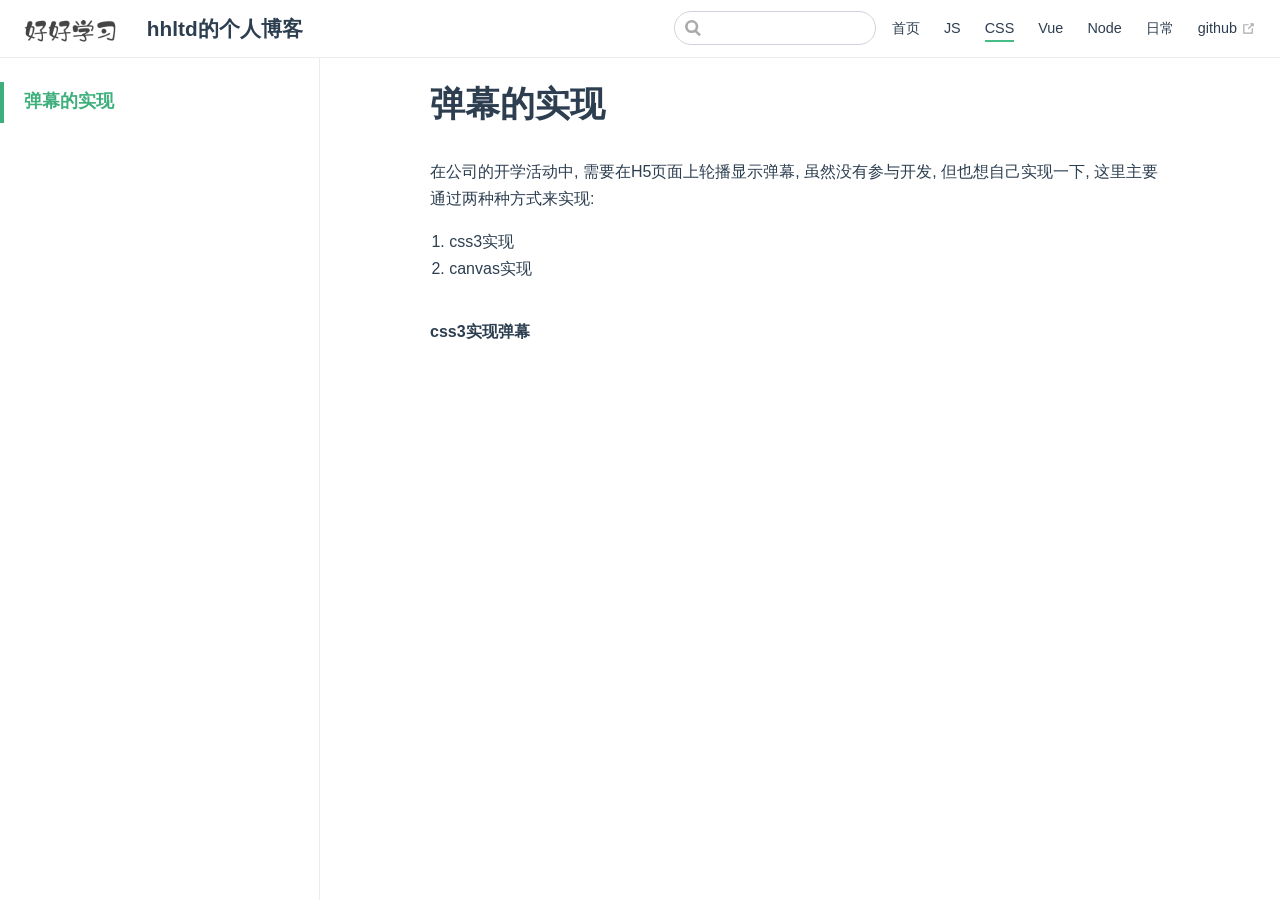
<file: css_docs/弹幕实现.html>
<!DOCTYPE html>
<html lang="en-US">
  <head>
    <meta charset="utf-8">
    <meta name="viewport" content="width=device-width,initial-scale=1">
    <title>弹幕的实现 | hhltd的个人博客</title>
    <meta name="generator" content="VuePress 1.8.2">
    <link rel="icon" href="/favicon.ico">
    <meta name="description" content="前端开发 hhltd的个人博客">
    
    <link rel="preload" href="/assets/css/0.styles.e4d8b86b.css" as="style"><link rel="preload" href="/assets/js/app.c36be9e9.js" as="script"><link rel="preload" href="/assets/js/2.34235d8e.js" as="script"><link rel="preload" href="/assets/js/12.e7e1a653.js" as="script"><link rel="prefetch" href="/assets/js/10.6ce8a8cb.js"><link rel="prefetch" href="/assets/js/11.624e2edb.js"><link rel="prefetch" href="/assets/js/13.410548ad.js"><link rel="prefetch" href="/assets/js/14.b5893008.js"><link rel="prefetch" href="/assets/js/15.2d052b5f.js"><link rel="prefetch" href="/assets/js/16.c2f7e181.js"><link rel="prefetch" href="/assets/js/17.6b15aa38.js"><link rel="prefetch" href="/assets/js/18.cf1cb7f5.js"><link rel="prefetch" href="/assets/js/19.d392b7a9.js"><link rel="prefetch" href="/assets/js/20.9732a725.js"><link rel="prefetch" href="/assets/js/3.2f02bfbf.js"><link rel="prefetch" href="/assets/js/4.f8365012.js"><link rel="prefetch" href="/assets/js/5.d117c289.js"><link rel="prefetch" href="/assets/js/6.6b673022.js"><link rel="prefetch" href="/assets/js/7.0b9b5fee.js"><link rel="prefetch" href="/assets/js/8.b011d26d.js"><link rel="prefetch" href="/assets/js/9.e7cae791.js">
    <link rel="stylesheet" href="/assets/css/0.styles.e4d8b86b.css">
  </head>
  <body>
    <div id="app" data-server-rendered="true"><div class="theme-container"><header class="navbar"><div class="sidebar-button"><svg xmlns="http://www.w3.org/2000/svg" aria-hidden="true" role="img" viewBox="0 0 448 512" class="icon"><path fill="currentColor" d="M436 124H12c-6.627 0-12-5.373-12-12V80c0-6.627 5.373-12 12-12h424c6.627 0 12 5.373 12 12v32c0 6.627-5.373 12-12 12zm0 160H12c-6.627 0-12-5.373-12-12v-32c0-6.627 5.373-12 12-12h424c6.627 0 12 5.373 12 12v32c0 6.627-5.373 12-12 12zm0 160H12c-6.627 0-12-5.373-12-12v-32c0-6.627 5.373-12 12-12h424c6.627 0 12 5.373 12 12v32c0 6.627-5.373 12-12 12z"></path></svg></div> <a href="/" class="home-link router-link-active"><img src="/img/logo.png" alt="hhltd的个人博客" class="logo"> <span class="site-name can-hide">hhltd的个人博客</span></a> <div class="links"><div class="search-box"><input aria-label="Search" autocomplete="off" spellcheck="false" value=""> <!----></div> <nav class="nav-links can-hide"><div class="nav-item"><a href="/" class="nav-link">
  首页
</a></div><div class="nav-item"><a href="/js_docs/" class="nav-link">
  JS
</a></div><div class="nav-item"><a href="/css_docs/" class="nav-link router-link-active">
  CSS
</a></div><div class="nav-item"><a href="/vue_docs/" class="nav-link">
  Vue
</a></div><div class="nav-item"><a href="/node_docs/" class="nav-link">
  Node
</a></div><div class="nav-item"><a href="/others_docs/" class="nav-link">
  日常
</a></div><div class="nav-item"><a href="https://github.com/hhltd/hhltd.github.io" target="_blank" rel="noopener noreferrer" class="nav-link external">
  github
  <span><svg xmlns="http://www.w3.org/2000/svg" aria-hidden="true" focusable="false" x="0px" y="0px" viewBox="0 0 100 100" width="15" height="15" class="icon outbound"><path fill="currentColor" d="M18.8,85.1h56l0,0c2.2,0,4-1.8,4-4v-32h-8v28h-48v-48h28v-8h-32l0,0c-2.2,0-4,1.8-4,4v56C14.8,83.3,16.6,85.1,18.8,85.1z"></path> <polygon fill="currentColor" points="45.7,48.7 51.3,54.3 77.2,28.5 77.2,37.2 85.2,37.2 85.2,14.9 62.8,14.9 62.8,22.9 71.5,22.9"></polygon></svg> <span class="sr-only">(opens new window)</span></span></a></div> <!----></nav></div></header> <div class="sidebar-mask"></div> <aside class="sidebar"><nav class="nav-links"><div class="nav-item"><a href="/" class="nav-link">
  首页
</a></div><div class="nav-item"><a href="/js_docs/" class="nav-link">
  JS
</a></div><div class="nav-item"><a href="/css_docs/" class="nav-link router-link-active">
  CSS
</a></div><div class="nav-item"><a href="/vue_docs/" class="nav-link">
  Vue
</a></div><div class="nav-item"><a href="/node_docs/" class="nav-link">
  Node
</a></div><div class="nav-item"><a href="/others_docs/" class="nav-link">
  日常
</a></div><div class="nav-item"><a href="https://github.com/hhltd/hhltd.github.io" target="_blank" rel="noopener noreferrer" class="nav-link external">
  github
  <span><svg xmlns="http://www.w3.org/2000/svg" aria-hidden="true" focusable="false" x="0px" y="0px" viewBox="0 0 100 100" width="15" height="15" class="icon outbound"><path fill="currentColor" d="M18.8,85.1h56l0,0c2.2,0,4-1.8,4-4v-32h-8v28h-48v-48h28v-8h-32l0,0c-2.2,0-4,1.8-4,4v56C14.8,83.3,16.6,85.1,18.8,85.1z"></path> <polygon fill="currentColor" points="45.7,48.7 51.3,54.3 77.2,28.5 77.2,37.2 85.2,37.2 85.2,14.9 62.8,14.9 62.8,22.9 71.5,22.9"></polygon></svg> <span class="sr-only">(opens new window)</span></span></a></div> <!----></nav>  <ul class="sidebar-links"><li><a href="/css_docs/弹幕实现.html" class="active sidebar-link">弹幕的实现</a></li></ul> </aside> <main class="page"> <div class="theme-default-content content__default"><h1 id="弹幕的实现"><a href="#弹幕的实现" class="header-anchor">#</a> 弹幕的实现</h1> <p>在公司的开学活动中, 需要在H5页面上轮播显示弹幕, 虽然没有参与开发, 但也想自己实现一下, 这里主要通过两种种方式来实现:</p> <ol><li>css3实现</li> <li>canvas实现</li></ol> <h4 id="css3实现弹幕"><a href="#css3实现弹幕" class="header-anchor">#</a> css3实现弹幕</h4></div> <footer class="page-edit"><!----> <!----></footer> <!----> </main></div><div class="global-ui"></div></div>
    <script src="/assets/js/app.c36be9e9.js" defer></script><script src="/assets/js/2.34235d8e.js" defer></script><script src="/assets/js/12.e7e1a653.js" defer></script>
  </body>
</html>
</file>
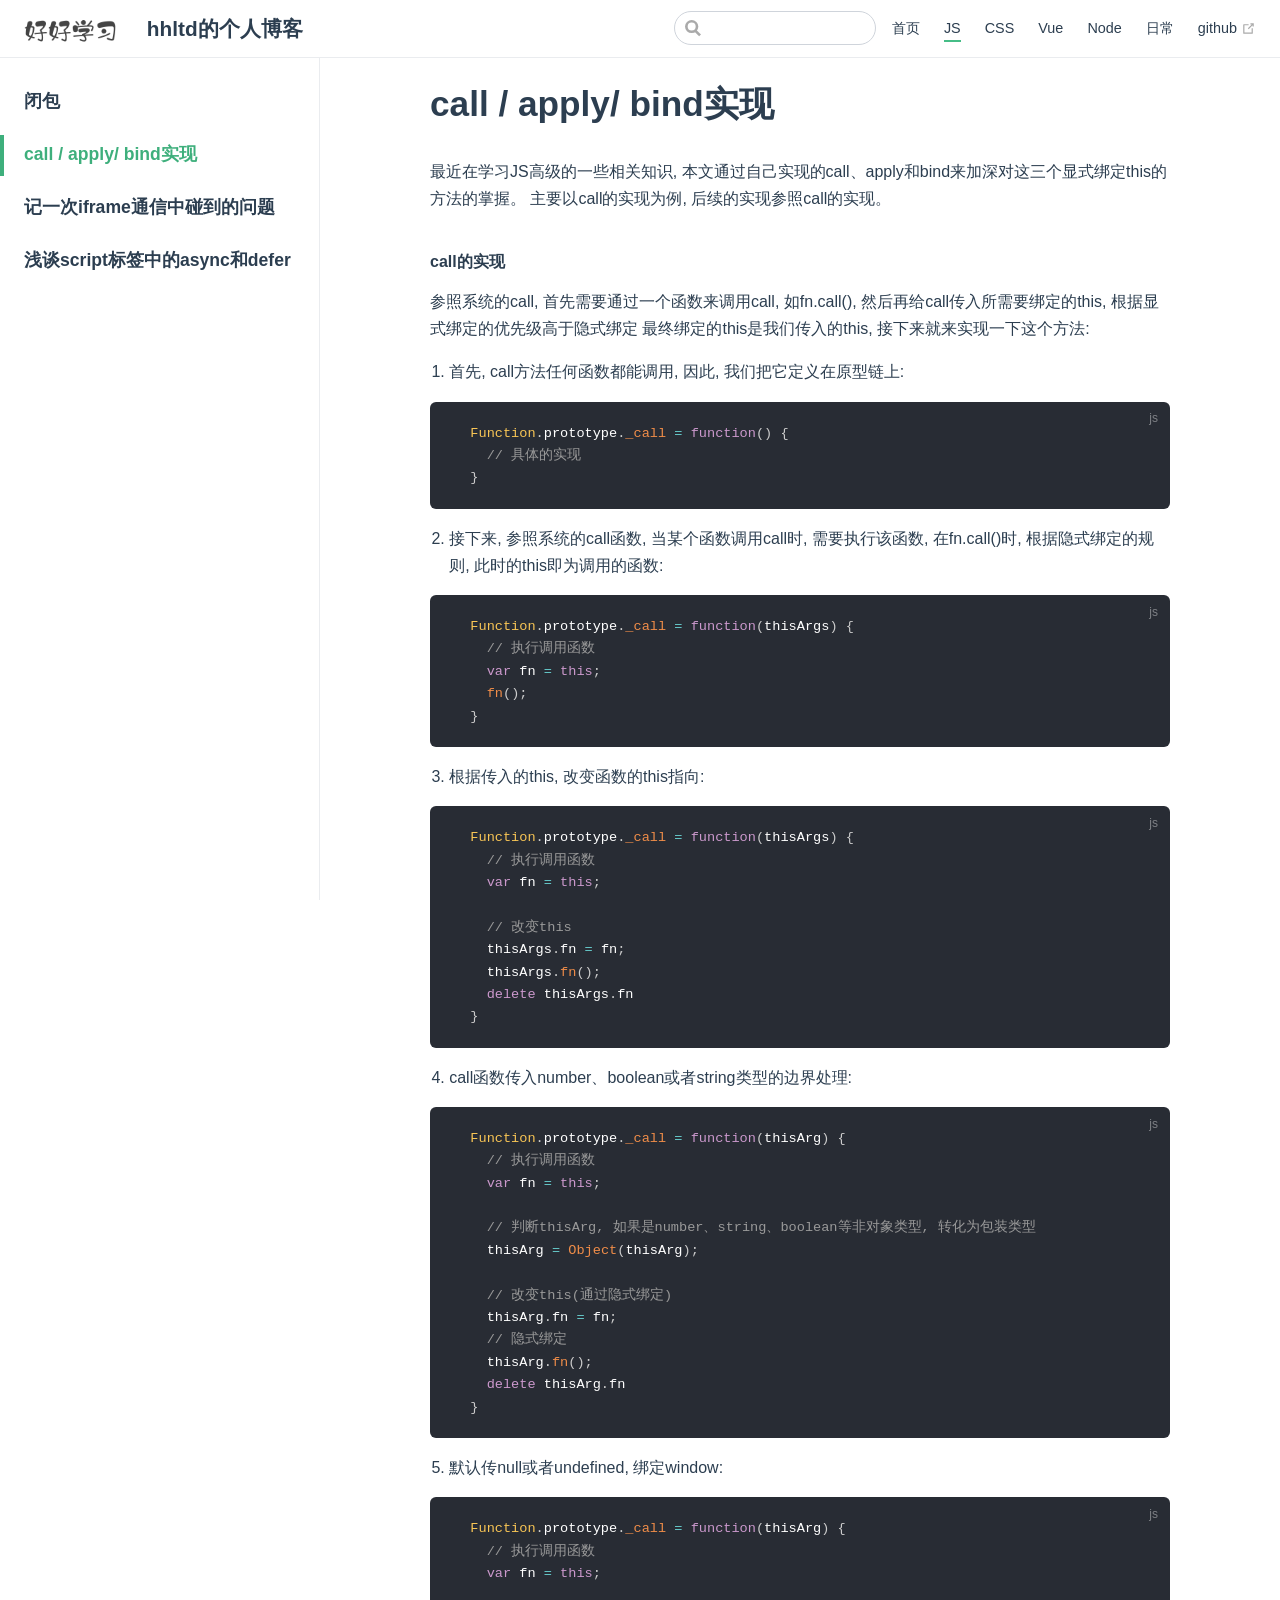
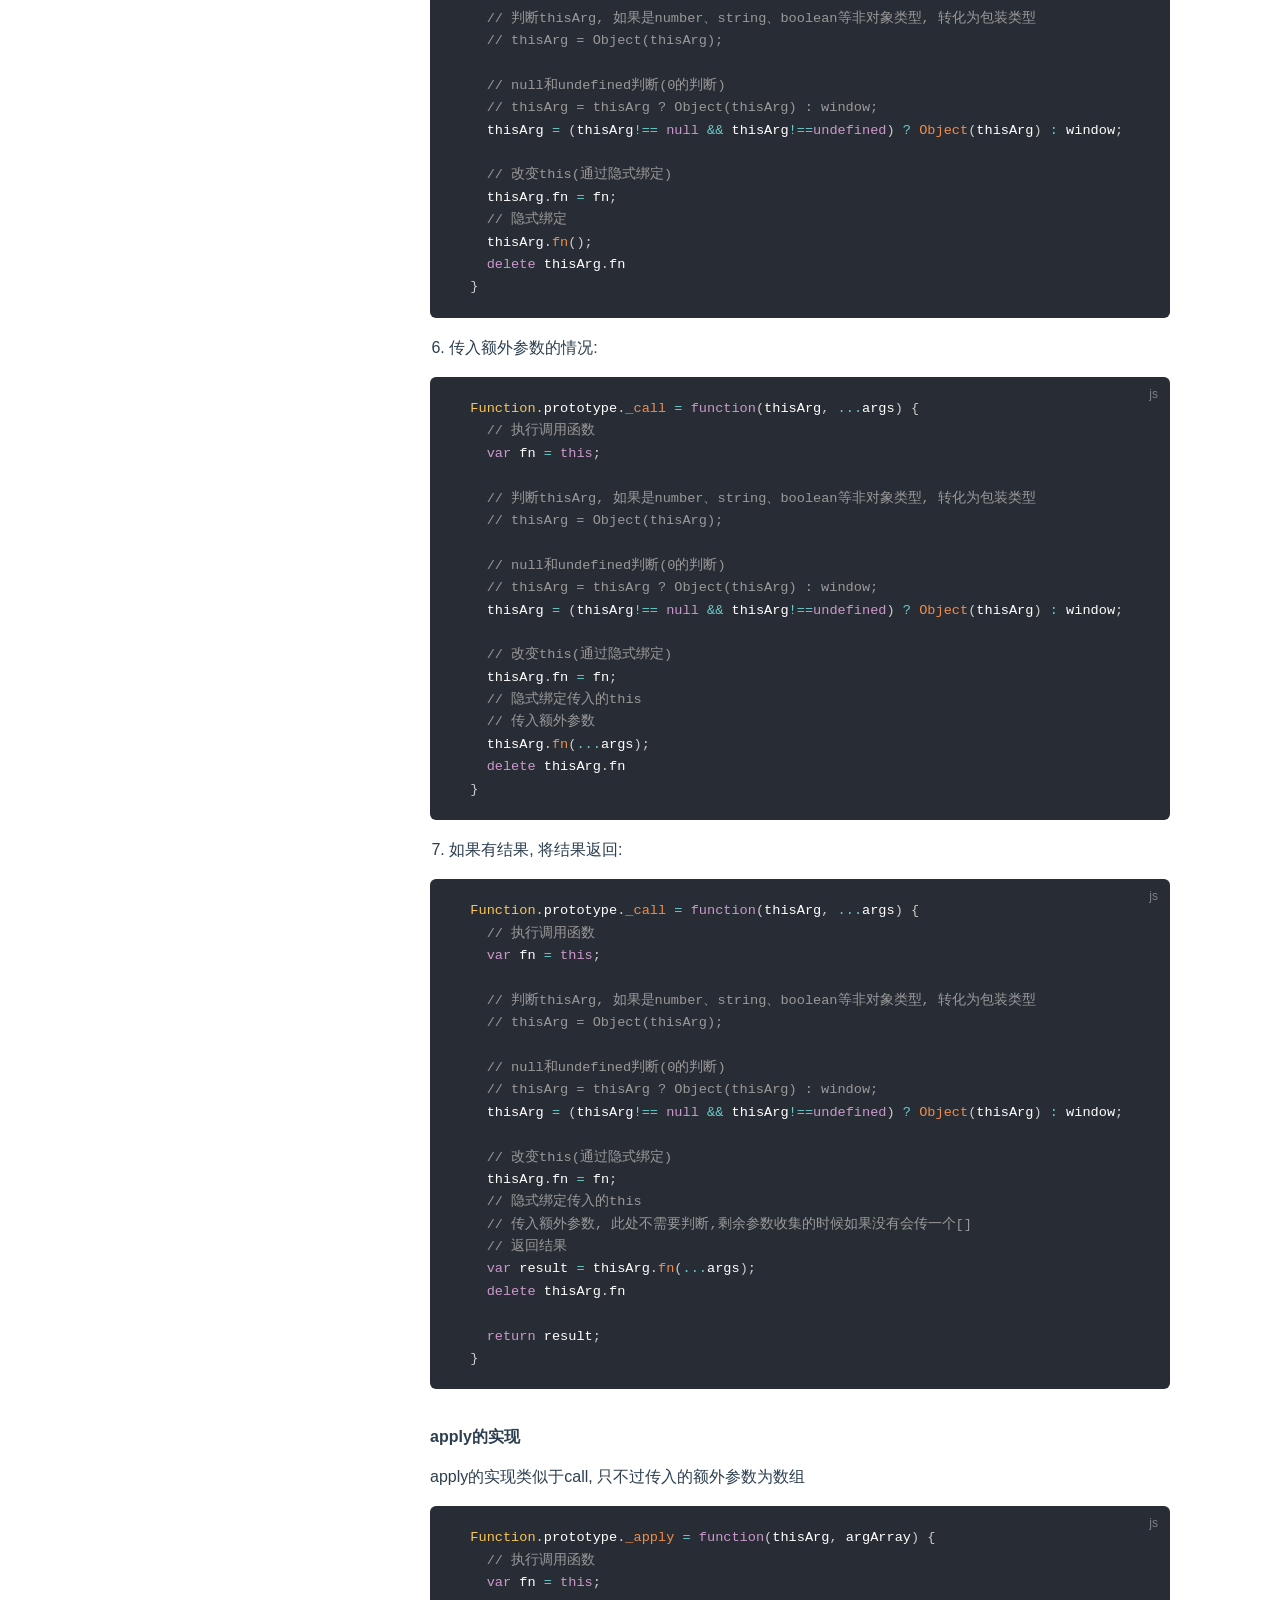
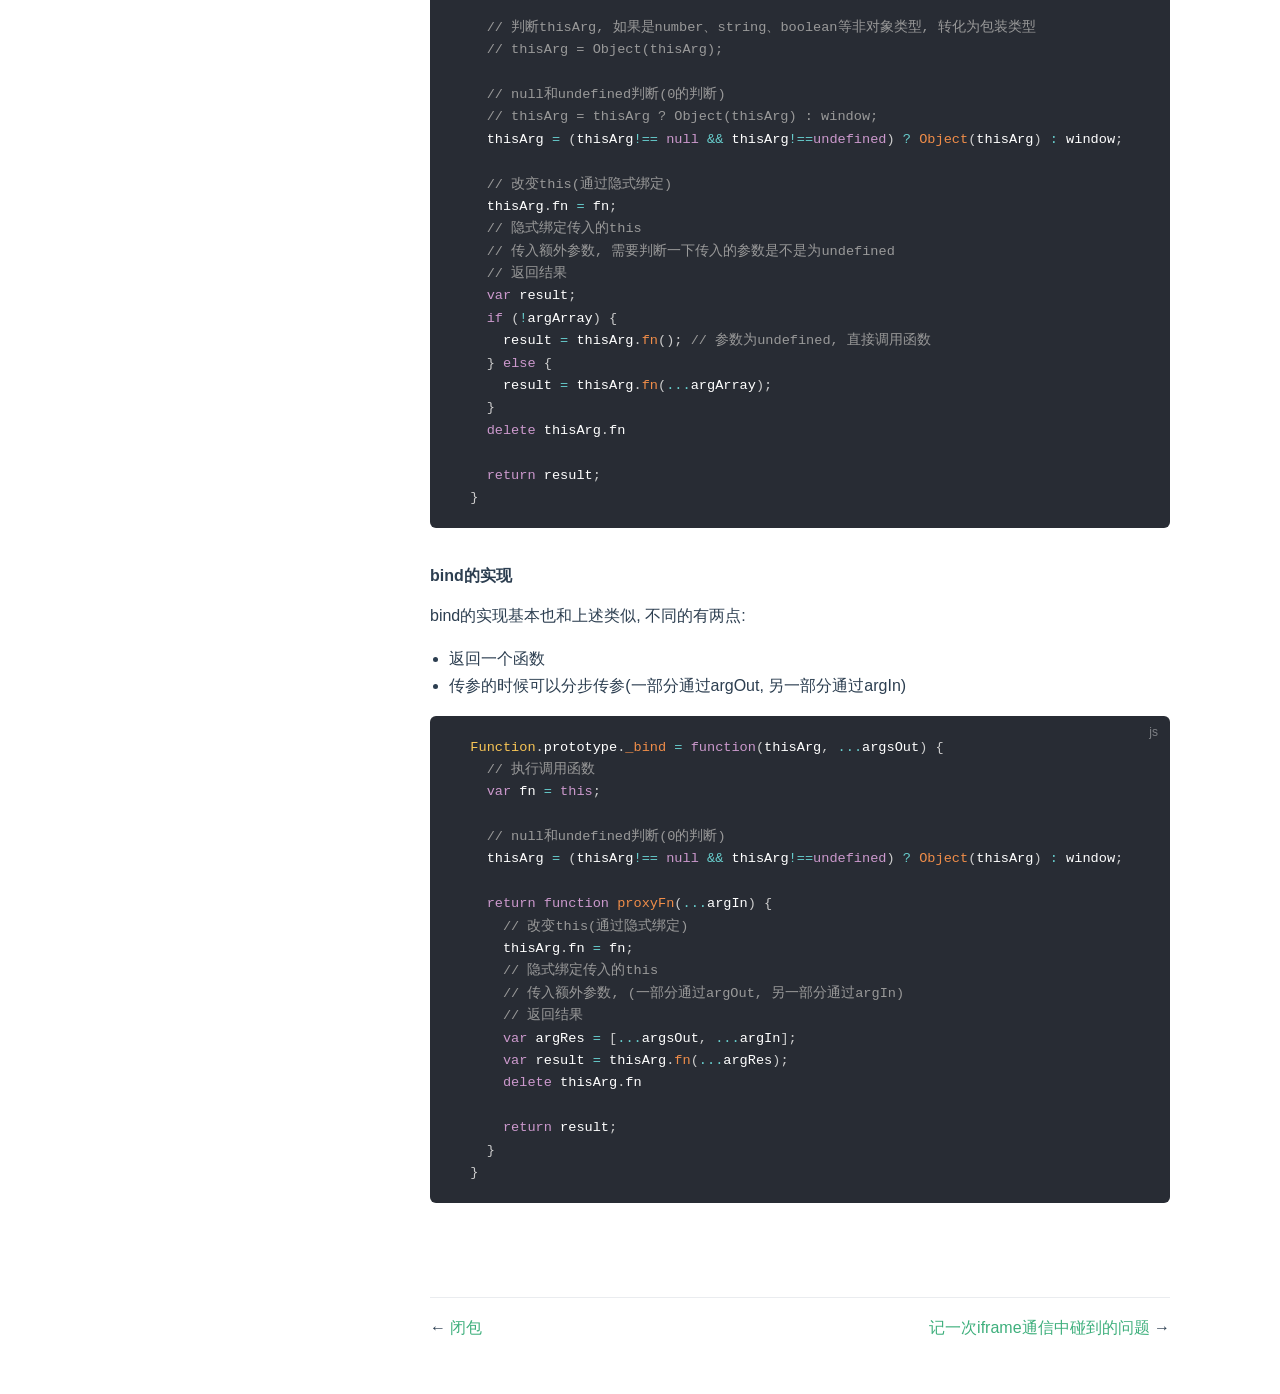
<file: js_docs/call和apply和bind的实现.html>
<!DOCTYPE html>
<html lang="en-US">
  <head>
    <meta charset="utf-8">
    <meta name="viewport" content="width=device-width,initial-scale=1">
    <title>call / apply/ bind实现 | hhltd的个人博客</title>
    <meta name="generator" content="VuePress 1.8.2">
    <link rel="icon" href="/favicon.ico">
    <meta name="description" content="前端开发 hhltd的个人博客">
    
    <link rel="preload" href="/assets/css/0.styles.e4d8b86b.css" as="style"><link rel="preload" href="/assets/js/app.c36be9e9.js" as="script"><link rel="preload" href="/assets/js/2.34235d8e.js" as="script"><link rel="preload" href="/assets/js/14.b5893008.js" as="script"><link rel="prefetch" href="/assets/js/10.6ce8a8cb.js"><link rel="prefetch" href="/assets/js/11.624e2edb.js"><link rel="prefetch" href="/assets/js/12.e7e1a653.js"><link rel="prefetch" href="/assets/js/13.410548ad.js"><link rel="prefetch" href="/assets/js/15.2d052b5f.js"><link rel="prefetch" href="/assets/js/16.c2f7e181.js"><link rel="prefetch" href="/assets/js/17.6b15aa38.js"><link rel="prefetch" href="/assets/js/18.cf1cb7f5.js"><link rel="prefetch" href="/assets/js/19.d392b7a9.js"><link rel="prefetch" href="/assets/js/20.9732a725.js"><link rel="prefetch" href="/assets/js/3.2f02bfbf.js"><link rel="prefetch" href="/assets/js/4.f8365012.js"><link rel="prefetch" href="/assets/js/5.d117c289.js"><link rel="prefetch" href="/assets/js/6.6b673022.js"><link rel="prefetch" href="/assets/js/7.0b9b5fee.js"><link rel="prefetch" href="/assets/js/8.b011d26d.js"><link rel="prefetch" href="/assets/js/9.e7cae791.js">
    <link rel="stylesheet" href="/assets/css/0.styles.e4d8b86b.css">
  </head>
  <body>
    <div id="app" data-server-rendered="true"><div class="theme-container"><header class="navbar"><div class="sidebar-button"><svg xmlns="http://www.w3.org/2000/svg" aria-hidden="true" role="img" viewBox="0 0 448 512" class="icon"><path fill="currentColor" d="M436 124H12c-6.627 0-12-5.373-12-12V80c0-6.627 5.373-12 12-12h424c6.627 0 12 5.373 12 12v32c0 6.627-5.373 12-12 12zm0 160H12c-6.627 0-12-5.373-12-12v-32c0-6.627 5.373-12 12-12h424c6.627 0 12 5.373 12 12v32c0 6.627-5.373 12-12 12zm0 160H12c-6.627 0-12-5.373-12-12v-32c0-6.627 5.373-12 12-12h424c6.627 0 12 5.373 12 12v32c0 6.627-5.373 12-12 12z"></path></svg></div> <a href="/" class="home-link router-link-active"><img src="/img/logo.png" alt="hhltd的个人博客" class="logo"> <span class="site-name can-hide">hhltd的个人博客</span></a> <div class="links"><div class="search-box"><input aria-label="Search" autocomplete="off" spellcheck="false" value=""> <!----></div> <nav class="nav-links can-hide"><div class="nav-item"><a href="/" class="nav-link">
  首页
</a></div><div class="nav-item"><a href="/js_docs/" class="nav-link router-link-active">
  JS
</a></div><div class="nav-item"><a href="/css_docs/" class="nav-link">
  CSS
</a></div><div class="nav-item"><a href="/vue_docs/" class="nav-link">
  Vue
</a></div><div class="nav-item"><a href="/node_docs/" class="nav-link">
  Node
</a></div><div class="nav-item"><a href="/others_docs/" class="nav-link">
  日常
</a></div><div class="nav-item"><a href="https://github.com/hhltd/hhltd.github.io" target="_blank" rel="noopener noreferrer" class="nav-link external">
  github
  <span><svg xmlns="http://www.w3.org/2000/svg" aria-hidden="true" focusable="false" x="0px" y="0px" viewBox="0 0 100 100" width="15" height="15" class="icon outbound"><path fill="currentColor" d="M18.8,85.1h56l0,0c2.2,0,4-1.8,4-4v-32h-8v28h-48v-48h28v-8h-32l0,0c-2.2,0-4,1.8-4,4v56C14.8,83.3,16.6,85.1,18.8,85.1z"></path> <polygon fill="currentColor" points="45.7,48.7 51.3,54.3 77.2,28.5 77.2,37.2 85.2,37.2 85.2,14.9 62.8,14.9 62.8,22.9 71.5,22.9"></polygon></svg> <span class="sr-only">(opens new window)</span></span></a></div> <!----></nav></div></header> <div class="sidebar-mask"></div> <aside class="sidebar"><nav class="nav-links"><div class="nav-item"><a href="/" class="nav-link">
  首页
</a></div><div class="nav-item"><a href="/js_docs/" class="nav-link router-link-active">
  JS
</a></div><div class="nav-item"><a href="/css_docs/" class="nav-link">
  CSS
</a></div><div class="nav-item"><a href="/vue_docs/" class="nav-link">
  Vue
</a></div><div class="nav-item"><a href="/node_docs/" class="nav-link">
  Node
</a></div><div class="nav-item"><a href="/others_docs/" class="nav-link">
  日常
</a></div><div class="nav-item"><a href="https://github.com/hhltd/hhltd.github.io" target="_blank" rel="noopener noreferrer" class="nav-link external">
  github
  <span><svg xmlns="http://www.w3.org/2000/svg" aria-hidden="true" focusable="false" x="0px" y="0px" viewBox="0 0 100 100" width="15" height="15" class="icon outbound"><path fill="currentColor" d="M18.8,85.1h56l0,0c2.2,0,4-1.8,4-4v-32h-8v28h-48v-48h28v-8h-32l0,0c-2.2,0-4,1.8-4,4v56C14.8,83.3,16.6,85.1,18.8,85.1z"></path> <polygon fill="currentColor" points="45.7,48.7 51.3,54.3 77.2,28.5 77.2,37.2 85.2,37.2 85.2,14.9 62.8,14.9 62.8,22.9 71.5,22.9"></polygon></svg> <span class="sr-only">(opens new window)</span></span></a></div> <!----></nav>  <ul class="sidebar-links"><li><a href="/js_docs/闭包.html" class="sidebar-link">闭包</a></li><li><a href="/js_docs/call和apply和bind的实现.html" class="active sidebar-link">call / apply/ bind实现</a></li><li><a href="/js_docs/记一次iframe通信的问题.html" class="sidebar-link">记一次iframe通信中碰到的问题</a></li><li><a href="/js_docs/script标签中的defer和async.html" class="sidebar-link">浅谈script标签中的async和defer</a></li></ul> </aside> <main class="page"> <div class="theme-default-content content__default"><h1 id="call-apply-bind实现"><a href="#call-apply-bind实现" class="header-anchor">#</a> call / apply/ bind实现</h1> <p>最近在学习JS高级的一些相关知识, 本文通过自己实现的call、apply和bind来加深对这三个显式绑定this的方法的掌握。
主要以call的实现为例, 后续的实现参照call的实现。</p> <h4 id="call的实现"><a href="#call的实现" class="header-anchor">#</a> call的实现</h4> <p>参照系统的call, 首先需要通过一个函数来调用call, 如fn.call(), 然后再给call传入所需要绑定的this, 根据显式绑定的优先级高于隐式绑定
最终绑定的this是我们传入的this, 接下来就来实现一下这个方法:</p> <ol><li>首先, call方法任何函数都能调用, 因此, 我们把它定义在原型链上:</li></ol> <div class="language-javascript extra-class"><pre class="language-javascript"><code>  <span class="token class-name">Function</span><span class="token punctuation">.</span>prototype<span class="token punctuation">.</span><span class="token function-variable function">_call</span> <span class="token operator">=</span> <span class="token keyword">function</span><span class="token punctuation">(</span><span class="token punctuation">)</span> <span class="token punctuation">{</span>
    <span class="token comment">// 具体的实现</span>
  <span class="token punctuation">}</span>
</code></pre></div><ol start="2"><li>接下来, 参照系统的call函数, 当某个函数调用call时, 需要执行该函数, 在fn.call()时, 根据隐式绑定的规则, 此时的this即为调用的函数:</li></ol> <div class="language-javascript extra-class"><pre class="language-javascript"><code>  <span class="token class-name">Function</span><span class="token punctuation">.</span>prototype<span class="token punctuation">.</span><span class="token function-variable function">_call</span> <span class="token operator">=</span> <span class="token keyword">function</span><span class="token punctuation">(</span><span class="token parameter">thisArgs</span><span class="token punctuation">)</span> <span class="token punctuation">{</span>
    <span class="token comment">// 执行调用函数</span>
    <span class="token keyword">var</span> fn <span class="token operator">=</span> <span class="token keyword">this</span><span class="token punctuation">;</span>
    <span class="token function">fn</span><span class="token punctuation">(</span><span class="token punctuation">)</span><span class="token punctuation">;</span>
  <span class="token punctuation">}</span>
</code></pre></div><ol start="3"><li>根据传入的this, 改变函数的this指向:</li></ol> <div class="language-javascript extra-class"><pre class="language-javascript"><code>  <span class="token class-name">Function</span><span class="token punctuation">.</span>prototype<span class="token punctuation">.</span><span class="token function-variable function">_call</span> <span class="token operator">=</span> <span class="token keyword">function</span><span class="token punctuation">(</span><span class="token parameter">thisArgs</span><span class="token punctuation">)</span> <span class="token punctuation">{</span>
    <span class="token comment">// 执行调用函数</span>
    <span class="token keyword">var</span> fn <span class="token operator">=</span> <span class="token keyword">this</span><span class="token punctuation">;</span>

    <span class="token comment">// 改变this</span>
    thisArgs<span class="token punctuation">.</span>fn <span class="token operator">=</span> fn<span class="token punctuation">;</span>
    thisArgs<span class="token punctuation">.</span><span class="token function">fn</span><span class="token punctuation">(</span><span class="token punctuation">)</span><span class="token punctuation">;</span>
    <span class="token keyword">delete</span> thisArgs<span class="token punctuation">.</span>fn
  <span class="token punctuation">}</span>
</code></pre></div><ol start="4"><li>call函数传入number、boolean或者string类型的边界处理:</li></ol> <div class="language-javascript extra-class"><pre class="language-javascript"><code>  <span class="token class-name">Function</span><span class="token punctuation">.</span>prototype<span class="token punctuation">.</span><span class="token function-variable function">_call</span> <span class="token operator">=</span> <span class="token keyword">function</span><span class="token punctuation">(</span><span class="token parameter">thisArg</span><span class="token punctuation">)</span> <span class="token punctuation">{</span>
    <span class="token comment">// 执行调用函数</span>
    <span class="token keyword">var</span> fn <span class="token operator">=</span> <span class="token keyword">this</span><span class="token punctuation">;</span>

    <span class="token comment">// 判断thisArg, 如果是number、string、boolean等非对象类型, 转化为包装类型</span>
    thisArg <span class="token operator">=</span> <span class="token function">Object</span><span class="token punctuation">(</span>thisArg<span class="token punctuation">)</span><span class="token punctuation">;</span>

    <span class="token comment">// 改变this(通过隐式绑定)</span>
    thisArg<span class="token punctuation">.</span>fn <span class="token operator">=</span> fn<span class="token punctuation">;</span>
    <span class="token comment">// 隐式绑定</span>
    thisArg<span class="token punctuation">.</span><span class="token function">fn</span><span class="token punctuation">(</span><span class="token punctuation">)</span><span class="token punctuation">;</span>
    <span class="token keyword">delete</span> thisArg<span class="token punctuation">.</span>fn
  <span class="token punctuation">}</span>
</code></pre></div><ol start="5"><li>默认传null或者undefined, 绑定window:</li></ol> <div class="language-javascript extra-class"><pre class="language-javascript"><code>  <span class="token class-name">Function</span><span class="token punctuation">.</span>prototype<span class="token punctuation">.</span><span class="token function-variable function">_call</span> <span class="token operator">=</span> <span class="token keyword">function</span><span class="token punctuation">(</span><span class="token parameter">thisArg</span><span class="token punctuation">)</span> <span class="token punctuation">{</span>
    <span class="token comment">// 执行调用函数</span>
    <span class="token keyword">var</span> fn <span class="token operator">=</span> <span class="token keyword">this</span><span class="token punctuation">;</span>

    <span class="token comment">// 判断thisArg, 如果是number、string、boolean等非对象类型, 转化为包装类型</span>
    <span class="token comment">// thisArg = Object(thisArg);</span>

    <span class="token comment">// null和undefined判断(0的判断)</span>
    <span class="token comment">// thisArg = thisArg ? Object(thisArg) : window;</span>
    thisArg <span class="token operator">=</span> <span class="token punctuation">(</span>thisArg<span class="token operator">!==</span> <span class="token keyword">null</span> <span class="token operator">&amp;&amp;</span> thisArg<span class="token operator">!==</span><span class="token keyword">undefined</span><span class="token punctuation">)</span> <span class="token operator">?</span> <span class="token function">Object</span><span class="token punctuation">(</span>thisArg<span class="token punctuation">)</span> <span class="token operator">:</span> window<span class="token punctuation">;</span>

    <span class="token comment">// 改变this(通过隐式绑定)</span>
    thisArg<span class="token punctuation">.</span>fn <span class="token operator">=</span> fn<span class="token punctuation">;</span>
    <span class="token comment">// 隐式绑定</span>
    thisArg<span class="token punctuation">.</span><span class="token function">fn</span><span class="token punctuation">(</span><span class="token punctuation">)</span><span class="token punctuation">;</span>
    <span class="token keyword">delete</span> thisArg<span class="token punctuation">.</span>fn
  <span class="token punctuation">}</span>
</code></pre></div><ol start="6"><li>传入额外参数的情况:</li></ol> <div class="language-javascript extra-class"><pre class="language-javascript"><code>  <span class="token class-name">Function</span><span class="token punctuation">.</span>prototype<span class="token punctuation">.</span><span class="token function-variable function">_call</span> <span class="token operator">=</span> <span class="token keyword">function</span><span class="token punctuation">(</span><span class="token parameter">thisArg<span class="token punctuation">,</span> <span class="token operator">...</span>args</span><span class="token punctuation">)</span> <span class="token punctuation">{</span>
    <span class="token comment">// 执行调用函数</span>
    <span class="token keyword">var</span> fn <span class="token operator">=</span> <span class="token keyword">this</span><span class="token punctuation">;</span>

    <span class="token comment">// 判断thisArg, 如果是number、string、boolean等非对象类型, 转化为包装类型</span>
    <span class="token comment">// thisArg = Object(thisArg);</span>

    <span class="token comment">// null和undefined判断(0的判断)</span>
    <span class="token comment">// thisArg = thisArg ? Object(thisArg) : window;</span>
    thisArg <span class="token operator">=</span> <span class="token punctuation">(</span>thisArg<span class="token operator">!==</span> <span class="token keyword">null</span> <span class="token operator">&amp;&amp;</span> thisArg<span class="token operator">!==</span><span class="token keyword">undefined</span><span class="token punctuation">)</span> <span class="token operator">?</span> <span class="token function">Object</span><span class="token punctuation">(</span>thisArg<span class="token punctuation">)</span> <span class="token operator">:</span> window<span class="token punctuation">;</span>

    <span class="token comment">// 改变this(通过隐式绑定)</span>
    thisArg<span class="token punctuation">.</span>fn <span class="token operator">=</span> fn<span class="token punctuation">;</span>
    <span class="token comment">// 隐式绑定传入的this</span>
    <span class="token comment">// 传入额外参数</span>
    thisArg<span class="token punctuation">.</span><span class="token function">fn</span><span class="token punctuation">(</span><span class="token operator">...</span>args<span class="token punctuation">)</span><span class="token punctuation">;</span>
    <span class="token keyword">delete</span> thisArg<span class="token punctuation">.</span>fn
  <span class="token punctuation">}</span>
</code></pre></div><ol start="7"><li>如果有结果, 将结果返回:</li></ol> <div class="language-javascript extra-class"><pre class="language-javascript"><code>  <span class="token class-name">Function</span><span class="token punctuation">.</span>prototype<span class="token punctuation">.</span><span class="token function-variable function">_call</span> <span class="token operator">=</span> <span class="token keyword">function</span><span class="token punctuation">(</span><span class="token parameter">thisArg<span class="token punctuation">,</span> <span class="token operator">...</span>args</span><span class="token punctuation">)</span> <span class="token punctuation">{</span>
    <span class="token comment">// 执行调用函数</span>
    <span class="token keyword">var</span> fn <span class="token operator">=</span> <span class="token keyword">this</span><span class="token punctuation">;</span>

    <span class="token comment">// 判断thisArg, 如果是number、string、boolean等非对象类型, 转化为包装类型</span>
    <span class="token comment">// thisArg = Object(thisArg);</span>

    <span class="token comment">// null和undefined判断(0的判断)</span>
    <span class="token comment">// thisArg = thisArg ? Object(thisArg) : window;</span>
    thisArg <span class="token operator">=</span> <span class="token punctuation">(</span>thisArg<span class="token operator">!==</span> <span class="token keyword">null</span> <span class="token operator">&amp;&amp;</span> thisArg<span class="token operator">!==</span><span class="token keyword">undefined</span><span class="token punctuation">)</span> <span class="token operator">?</span> <span class="token function">Object</span><span class="token punctuation">(</span>thisArg<span class="token punctuation">)</span> <span class="token operator">:</span> window<span class="token punctuation">;</span>

    <span class="token comment">// 改变this(通过隐式绑定)</span>
    thisArg<span class="token punctuation">.</span>fn <span class="token operator">=</span> fn<span class="token punctuation">;</span>
    <span class="token comment">// 隐式绑定传入的this</span>
    <span class="token comment">// 传入额外参数, 此处不需要判断,剩余参数收集的时候如果没有会传一个[]</span>
    <span class="token comment">// 返回结果</span>
    <span class="token keyword">var</span> result <span class="token operator">=</span> thisArg<span class="token punctuation">.</span><span class="token function">fn</span><span class="token punctuation">(</span><span class="token operator">...</span>args<span class="token punctuation">)</span><span class="token punctuation">;</span>
    <span class="token keyword">delete</span> thisArg<span class="token punctuation">.</span>fn

    <span class="token keyword">return</span> result<span class="token punctuation">;</span>
  <span class="token punctuation">}</span>
</code></pre></div><h4 id="apply的实现"><a href="#apply的实现" class="header-anchor">#</a> apply的实现</h4> <p>apply的实现类似于call, 只不过传入的额外参数为数组</p> <div class="language-javascript extra-class"><pre class="language-javascript"><code>  <span class="token class-name">Function</span><span class="token punctuation">.</span>prototype<span class="token punctuation">.</span><span class="token function-variable function">_apply</span> <span class="token operator">=</span> <span class="token keyword">function</span><span class="token punctuation">(</span><span class="token parameter">thisArg<span class="token punctuation">,</span> argArray</span><span class="token punctuation">)</span> <span class="token punctuation">{</span>
    <span class="token comment">// 执行调用函数</span>
    <span class="token keyword">var</span> fn <span class="token operator">=</span> <span class="token keyword">this</span><span class="token punctuation">;</span>

    <span class="token comment">// 判断thisArg, 如果是number、string、boolean等非对象类型, 转化为包装类型</span>
    <span class="token comment">// thisArg = Object(thisArg);</span>

    <span class="token comment">// null和undefined判断(0的判断)</span>
    <span class="token comment">// thisArg = thisArg ? Object(thisArg) : window;</span>
    thisArg <span class="token operator">=</span> <span class="token punctuation">(</span>thisArg<span class="token operator">!==</span> <span class="token keyword">null</span> <span class="token operator">&amp;&amp;</span> thisArg<span class="token operator">!==</span><span class="token keyword">undefined</span><span class="token punctuation">)</span> <span class="token operator">?</span> <span class="token function">Object</span><span class="token punctuation">(</span>thisArg<span class="token punctuation">)</span> <span class="token operator">:</span> window<span class="token punctuation">;</span>

    <span class="token comment">// 改变this(通过隐式绑定)</span>
    thisArg<span class="token punctuation">.</span>fn <span class="token operator">=</span> fn<span class="token punctuation">;</span>
    <span class="token comment">// 隐式绑定传入的this</span>
    <span class="token comment">// 传入额外参数, 需要判断一下传入的参数是不是为undefined</span>
    <span class="token comment">// 返回结果</span>
    <span class="token keyword">var</span> result<span class="token punctuation">;</span>
    <span class="token keyword">if</span> <span class="token punctuation">(</span><span class="token operator">!</span>argArray<span class="token punctuation">)</span> <span class="token punctuation">{</span>
      result <span class="token operator">=</span> thisArg<span class="token punctuation">.</span><span class="token function">fn</span><span class="token punctuation">(</span><span class="token punctuation">)</span><span class="token punctuation">;</span> <span class="token comment">// 参数为undefined, 直接调用函数</span>
    <span class="token punctuation">}</span> <span class="token keyword">else</span> <span class="token punctuation">{</span>
      result <span class="token operator">=</span> thisArg<span class="token punctuation">.</span><span class="token function">fn</span><span class="token punctuation">(</span><span class="token operator">...</span>argArray<span class="token punctuation">)</span><span class="token punctuation">;</span>
    <span class="token punctuation">}</span>
    <span class="token keyword">delete</span> thisArg<span class="token punctuation">.</span>fn

    <span class="token keyword">return</span> result<span class="token punctuation">;</span>
  <span class="token punctuation">}</span>
</code></pre></div><h4 id="bind的实现"><a href="#bind的实现" class="header-anchor">#</a> bind的实现</h4> <p>bind的实现基本也和上述类似, 不同的有两点:</p> <ul><li>返回一个函数</li> <li>传参的时候可以分步传参(一部分通过argOut, 另一部分通过argIn)</li></ul> <div class="language-javascript extra-class"><pre class="language-javascript"><code>  <span class="token class-name">Function</span><span class="token punctuation">.</span>prototype<span class="token punctuation">.</span><span class="token function-variable function">_bind</span> <span class="token operator">=</span> <span class="token keyword">function</span><span class="token punctuation">(</span><span class="token parameter">thisArg<span class="token punctuation">,</span> <span class="token operator">...</span>argsOut</span><span class="token punctuation">)</span> <span class="token punctuation">{</span>
    <span class="token comment">// 执行调用函数</span>
    <span class="token keyword">var</span> fn <span class="token operator">=</span> <span class="token keyword">this</span><span class="token punctuation">;</span>

    <span class="token comment">// null和undefined判断(0的判断)</span>
    thisArg <span class="token operator">=</span> <span class="token punctuation">(</span>thisArg<span class="token operator">!==</span> <span class="token keyword">null</span> <span class="token operator">&amp;&amp;</span> thisArg<span class="token operator">!==</span><span class="token keyword">undefined</span><span class="token punctuation">)</span> <span class="token operator">?</span> <span class="token function">Object</span><span class="token punctuation">(</span>thisArg<span class="token punctuation">)</span> <span class="token operator">:</span> window<span class="token punctuation">;</span>

    <span class="token keyword">return</span> <span class="token keyword">function</span> <span class="token function">proxyFn</span><span class="token punctuation">(</span><span class="token parameter"><span class="token operator">...</span>argIn</span><span class="token punctuation">)</span> <span class="token punctuation">{</span>
      <span class="token comment">// 改变this(通过隐式绑定)</span>
      thisArg<span class="token punctuation">.</span>fn <span class="token operator">=</span> fn<span class="token punctuation">;</span>
      <span class="token comment">// 隐式绑定传入的this</span>
      <span class="token comment">// 传入额外参数, (一部分通过argOut, 另一部分通过argIn)</span>
      <span class="token comment">// 返回结果</span>
      <span class="token keyword">var</span> argRes <span class="token operator">=</span> <span class="token punctuation">[</span><span class="token operator">...</span>argsOut<span class="token punctuation">,</span> <span class="token operator">...</span>argIn<span class="token punctuation">]</span><span class="token punctuation">;</span>
      <span class="token keyword">var</span> result <span class="token operator">=</span> thisArg<span class="token punctuation">.</span><span class="token function">fn</span><span class="token punctuation">(</span><span class="token operator">...</span>argRes<span class="token punctuation">)</span><span class="token punctuation">;</span>
      <span class="token keyword">delete</span> thisArg<span class="token punctuation">.</span>fn

      <span class="token keyword">return</span> result<span class="token punctuation">;</span>
    <span class="token punctuation">}</span>
  <span class="token punctuation">}</span>
</code></pre></div></div> <footer class="page-edit"><!----> <!----></footer> <div class="page-nav"><p class="inner"><span class="prev">
      ←
      <a href="/js_docs/闭包.html" class="prev">
        闭包
      </a></span> <span class="next"><a href="/js_docs/记一次iframe通信的问题.html">
        记一次iframe通信中碰到的问题
      </a>
      →
    </span></p></div> </main></div><div class="global-ui"></div></div>
    <script src="/assets/js/app.c36be9e9.js" defer></script><script src="/assets/js/2.34235d8e.js" defer></script><script src="/assets/js/14.b5893008.js" defer></script>
  </body>
</html>
</file>
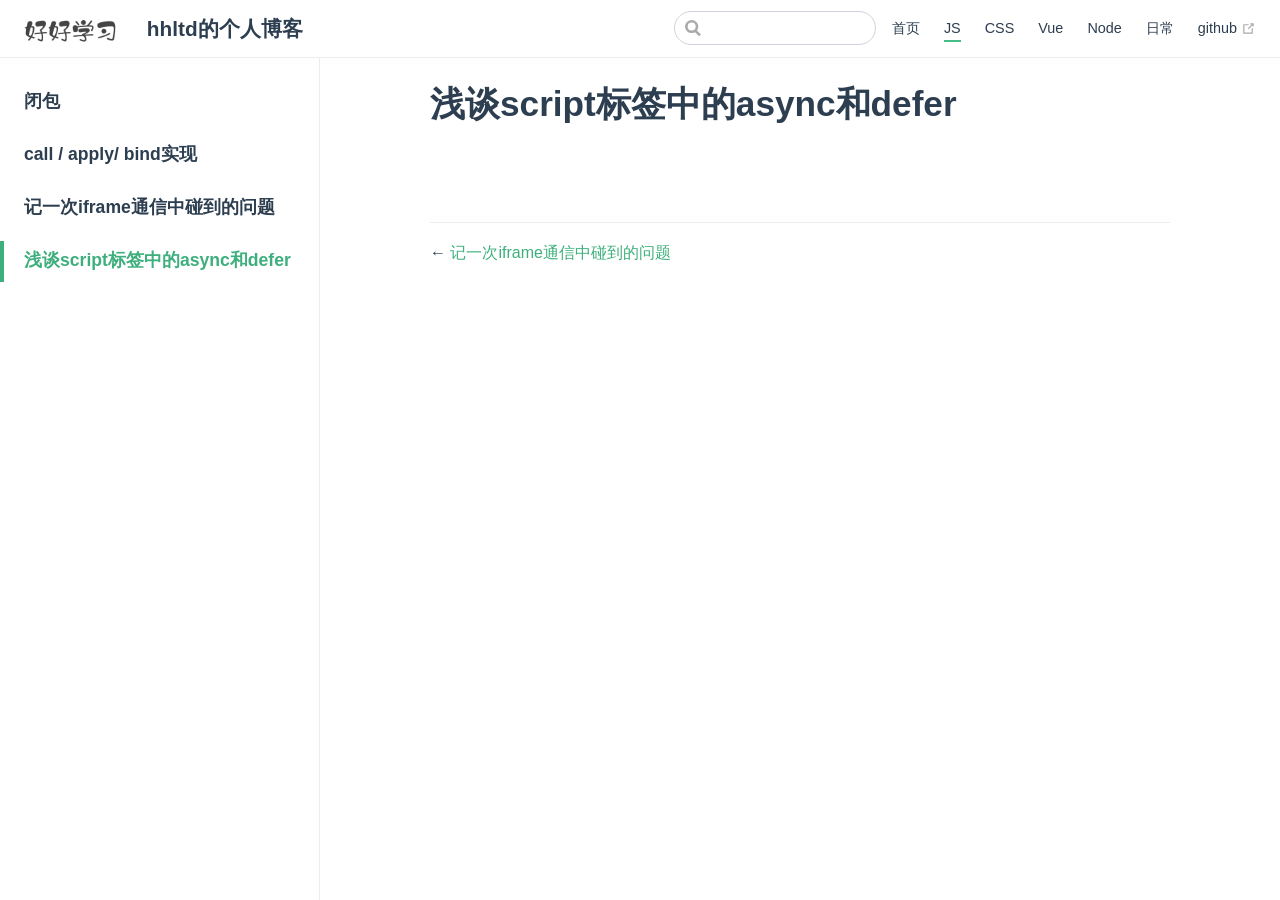
<file: js_docs/script标签中的defer和async.html>
<!DOCTYPE html>
<html lang="en-US">
  <head>
    <meta charset="utf-8">
    <meta name="viewport" content="width=device-width,initial-scale=1">
    <title>浅谈script标签中的async和defer | hhltd的个人博客</title>
    <meta name="generator" content="VuePress 1.8.2">
    <link rel="icon" href="/favicon.ico">
    <meta name="description" content="前端开发 hhltd的个人博客">
    
    <link rel="preload" href="/assets/css/0.styles.e4d8b86b.css" as="style"><link rel="preload" href="/assets/js/app.c36be9e9.js" as="script"><link rel="preload" href="/assets/js/2.34235d8e.js" as="script"><link rel="preload" href="/assets/js/15.2d052b5f.js" as="script"><link rel="prefetch" href="/assets/js/10.6ce8a8cb.js"><link rel="prefetch" href="/assets/js/11.624e2edb.js"><link rel="prefetch" href="/assets/js/12.e7e1a653.js"><link rel="prefetch" href="/assets/js/13.410548ad.js"><link rel="prefetch" href="/assets/js/14.b5893008.js"><link rel="prefetch" href="/assets/js/16.c2f7e181.js"><link rel="prefetch" href="/assets/js/17.6b15aa38.js"><link rel="prefetch" href="/assets/js/18.cf1cb7f5.js"><link rel="prefetch" href="/assets/js/19.d392b7a9.js"><link rel="prefetch" href="/assets/js/20.9732a725.js"><link rel="prefetch" href="/assets/js/3.2f02bfbf.js"><link rel="prefetch" href="/assets/js/4.f8365012.js"><link rel="prefetch" href="/assets/js/5.d117c289.js"><link rel="prefetch" href="/assets/js/6.6b673022.js"><link rel="prefetch" href="/assets/js/7.0b9b5fee.js"><link rel="prefetch" href="/assets/js/8.b011d26d.js"><link rel="prefetch" href="/assets/js/9.e7cae791.js">
    <link rel="stylesheet" href="/assets/css/0.styles.e4d8b86b.css">
  </head>
  <body>
    <div id="app" data-server-rendered="true"><div class="theme-container"><header class="navbar"><div class="sidebar-button"><svg xmlns="http://www.w3.org/2000/svg" aria-hidden="true" role="img" viewBox="0 0 448 512" class="icon"><path fill="currentColor" d="M436 124H12c-6.627 0-12-5.373-12-12V80c0-6.627 5.373-12 12-12h424c6.627 0 12 5.373 12 12v32c0 6.627-5.373 12-12 12zm0 160H12c-6.627 0-12-5.373-12-12v-32c0-6.627 5.373-12 12-12h424c6.627 0 12 5.373 12 12v32c0 6.627-5.373 12-12 12zm0 160H12c-6.627 0-12-5.373-12-12v-32c0-6.627 5.373-12 12-12h424c6.627 0 12 5.373 12 12v32c0 6.627-5.373 12-12 12z"></path></svg></div> <a href="/" class="home-link router-link-active"><img src="/img/logo.png" alt="hhltd的个人博客" class="logo"> <span class="site-name can-hide">hhltd的个人博客</span></a> <div class="links"><div class="search-box"><input aria-label="Search" autocomplete="off" spellcheck="false" value=""> <!----></div> <nav class="nav-links can-hide"><div class="nav-item"><a href="/" class="nav-link">
  首页
</a></div><div class="nav-item"><a href="/js_docs/" class="nav-link router-link-active">
  JS
</a></div><div class="nav-item"><a href="/css_docs/" class="nav-link">
  CSS
</a></div><div class="nav-item"><a href="/vue_docs/" class="nav-link">
  Vue
</a></div><div class="nav-item"><a href="/node_docs/" class="nav-link">
  Node
</a></div><div class="nav-item"><a href="/others_docs/" class="nav-link">
  日常
</a></div><div class="nav-item"><a href="https://github.com/hhltd/hhltd.github.io" target="_blank" rel="noopener noreferrer" class="nav-link external">
  github
  <span><svg xmlns="http://www.w3.org/2000/svg" aria-hidden="true" focusable="false" x="0px" y="0px" viewBox="0 0 100 100" width="15" height="15" class="icon outbound"><path fill="currentColor" d="M18.8,85.1h56l0,0c2.2,0,4-1.8,4-4v-32h-8v28h-48v-48h28v-8h-32l0,0c-2.2,0-4,1.8-4,4v56C14.8,83.3,16.6,85.1,18.8,85.1z"></path> <polygon fill="currentColor" points="45.7,48.7 51.3,54.3 77.2,28.5 77.2,37.2 85.2,37.2 85.2,14.9 62.8,14.9 62.8,22.9 71.5,22.9"></polygon></svg> <span class="sr-only">(opens new window)</span></span></a></div> <!----></nav></div></header> <div class="sidebar-mask"></div> <aside class="sidebar"><nav class="nav-links"><div class="nav-item"><a href="/" class="nav-link">
  首页
</a></div><div class="nav-item"><a href="/js_docs/" class="nav-link router-link-active">
  JS
</a></div><div class="nav-item"><a href="/css_docs/" class="nav-link">
  CSS
</a></div><div class="nav-item"><a href="/vue_docs/" class="nav-link">
  Vue
</a></div><div class="nav-item"><a href="/node_docs/" class="nav-link">
  Node
</a></div><div class="nav-item"><a href="/others_docs/" class="nav-link">
  日常
</a></div><div class="nav-item"><a href="https://github.com/hhltd/hhltd.github.io" target="_blank" rel="noopener noreferrer" class="nav-link external">
  github
  <span><svg xmlns="http://www.w3.org/2000/svg" aria-hidden="true" focusable="false" x="0px" y="0px" viewBox="0 0 100 100" width="15" height="15" class="icon outbound"><path fill="currentColor" d="M18.8,85.1h56l0,0c2.2,0,4-1.8,4-4v-32h-8v28h-48v-48h28v-8h-32l0,0c-2.2,0-4,1.8-4,4v56C14.8,83.3,16.6,85.1,18.8,85.1z"></path> <polygon fill="currentColor" points="45.7,48.7 51.3,54.3 77.2,28.5 77.2,37.2 85.2,37.2 85.2,14.9 62.8,14.9 62.8,22.9 71.5,22.9"></polygon></svg> <span class="sr-only">(opens new window)</span></span></a></div> <!----></nav>  <ul class="sidebar-links"><li><a href="/js_docs/闭包.html" class="sidebar-link">闭包</a></li><li><a href="/js_docs/call和apply和bind的实现.html" class="sidebar-link">call / apply/ bind实现</a></li><li><a href="/js_docs/记一次iframe通信的问题.html" class="sidebar-link">记一次iframe通信中碰到的问题</a></li><li><a href="/js_docs/script标签中的defer和async.html" class="active sidebar-link">浅谈script标签中的async和defer</a></li></ul> </aside> <main class="page"> <div class="theme-default-content content__default"><h1 id="浅谈script标签中的async和defer"><a href="#浅谈script标签中的async和defer" class="header-anchor">#</a> 浅谈script标签中的async和defer</h1></div> <footer class="page-edit"><!----> <!----></footer> <div class="page-nav"><p class="inner"><span class="prev">
      ←
      <a href="/js_docs/记一次iframe通信的问题.html" class="prev">
        记一次iframe通信中碰到的问题
      </a></span> <!----></p></div> </main></div><div class="global-ui"></div></div>
    <script src="/assets/js/app.c36be9e9.js" defer></script><script src="/assets/js/2.34235d8e.js" defer></script><script src="/assets/js/15.2d052b5f.js" defer></script>
  </body>
</html>
</file>
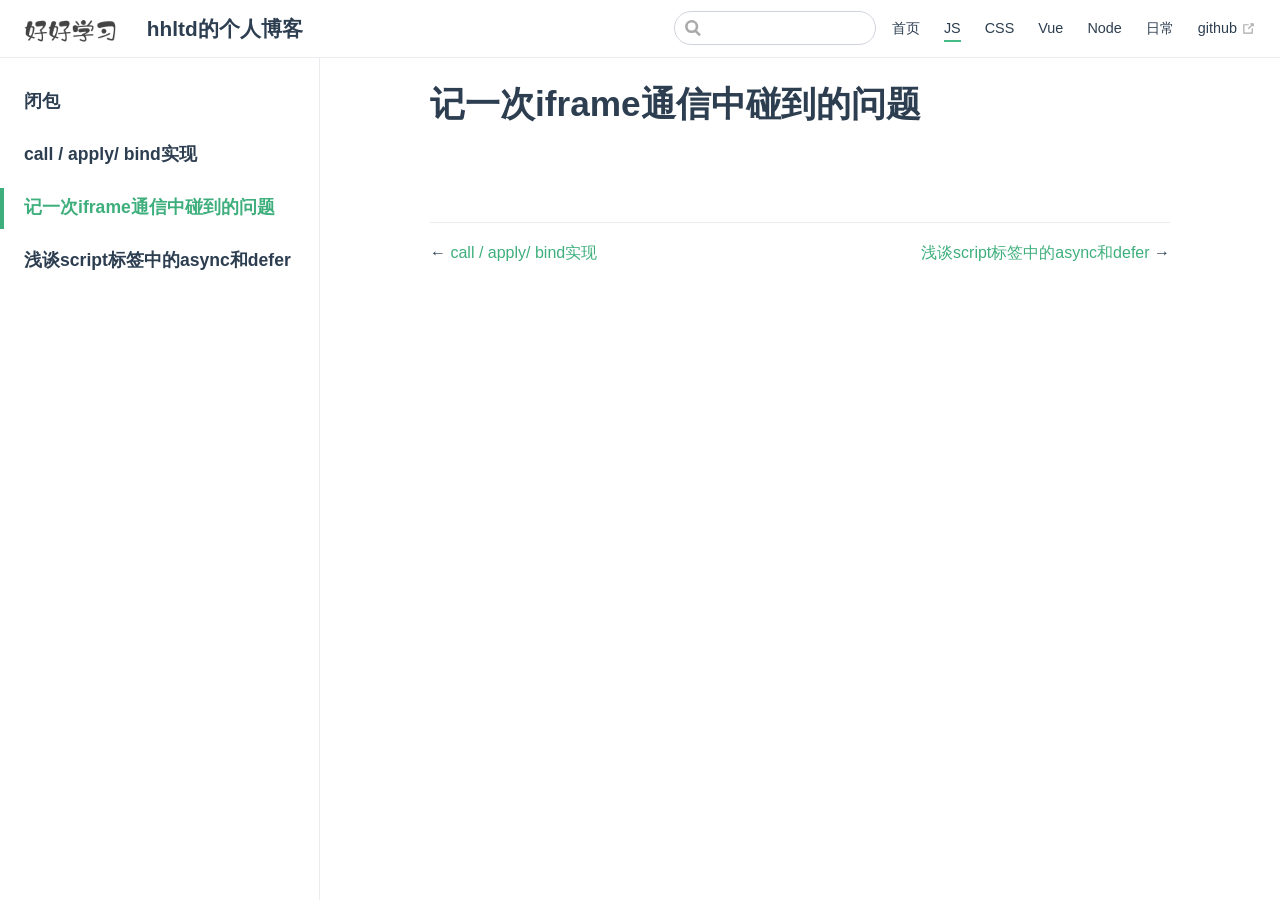
<file: js_docs/记一次iframe通信的问题.html>
<!DOCTYPE html>
<html lang="en-US">
  <head>
    <meta charset="utf-8">
    <meta name="viewport" content="width=device-width,initial-scale=1">
    <title>记一次iframe通信中碰到的问题 | hhltd的个人博客</title>
    <meta name="generator" content="VuePress 1.8.2">
    <link rel="icon" href="/favicon.ico">
    <meta name="description" content="前端开发 hhltd的个人博客">
    
    <link rel="preload" href="/assets/css/0.styles.e4d8b86b.css" as="style"><link rel="preload" href="/assets/js/app.c36be9e9.js" as="script"><link rel="preload" href="/assets/js/2.34235d8e.js" as="script"><link rel="preload" href="/assets/js/16.c2f7e181.js" as="script"><link rel="prefetch" href="/assets/js/10.6ce8a8cb.js"><link rel="prefetch" href="/assets/js/11.624e2edb.js"><link rel="prefetch" href="/assets/js/12.e7e1a653.js"><link rel="prefetch" href="/assets/js/13.410548ad.js"><link rel="prefetch" href="/assets/js/14.b5893008.js"><link rel="prefetch" href="/assets/js/15.2d052b5f.js"><link rel="prefetch" href="/assets/js/17.6b15aa38.js"><link rel="prefetch" href="/assets/js/18.cf1cb7f5.js"><link rel="prefetch" href="/assets/js/19.d392b7a9.js"><link rel="prefetch" href="/assets/js/20.9732a725.js"><link rel="prefetch" href="/assets/js/3.2f02bfbf.js"><link rel="prefetch" href="/assets/js/4.f8365012.js"><link rel="prefetch" href="/assets/js/5.d117c289.js"><link rel="prefetch" href="/assets/js/6.6b673022.js"><link rel="prefetch" href="/assets/js/7.0b9b5fee.js"><link rel="prefetch" href="/assets/js/8.b011d26d.js"><link rel="prefetch" href="/assets/js/9.e7cae791.js">
    <link rel="stylesheet" href="/assets/css/0.styles.e4d8b86b.css">
  </head>
  <body>
    <div id="app" data-server-rendered="true"><div class="theme-container"><header class="navbar"><div class="sidebar-button"><svg xmlns="http://www.w3.org/2000/svg" aria-hidden="true" role="img" viewBox="0 0 448 512" class="icon"><path fill="currentColor" d="M436 124H12c-6.627 0-12-5.373-12-12V80c0-6.627 5.373-12 12-12h424c6.627 0 12 5.373 12 12v32c0 6.627-5.373 12-12 12zm0 160H12c-6.627 0-12-5.373-12-12v-32c0-6.627 5.373-12 12-12h424c6.627 0 12 5.373 12 12v32c0 6.627-5.373 12-12 12zm0 160H12c-6.627 0-12-5.373-12-12v-32c0-6.627 5.373-12 12-12h424c6.627 0 12 5.373 12 12v32c0 6.627-5.373 12-12 12z"></path></svg></div> <a href="/" class="home-link router-link-active"><img src="/img/logo.png" alt="hhltd的个人博客" class="logo"> <span class="site-name can-hide">hhltd的个人博客</span></a> <div class="links"><div class="search-box"><input aria-label="Search" autocomplete="off" spellcheck="false" value=""> <!----></div> <nav class="nav-links can-hide"><div class="nav-item"><a href="/" class="nav-link">
  首页
</a></div><div class="nav-item"><a href="/js_docs/" class="nav-link router-link-active">
  JS
</a></div><div class="nav-item"><a href="/css_docs/" class="nav-link">
  CSS
</a></div><div class="nav-item"><a href="/vue_docs/" class="nav-link">
  Vue
</a></div><div class="nav-item"><a href="/node_docs/" class="nav-link">
  Node
</a></div><div class="nav-item"><a href="/others_docs/" class="nav-link">
  日常
</a></div><div class="nav-item"><a href="https://github.com/hhltd/hhltd.github.io" target="_blank" rel="noopener noreferrer" class="nav-link external">
  github
  <span><svg xmlns="http://www.w3.org/2000/svg" aria-hidden="true" focusable="false" x="0px" y="0px" viewBox="0 0 100 100" width="15" height="15" class="icon outbound"><path fill="currentColor" d="M18.8,85.1h56l0,0c2.2,0,4-1.8,4-4v-32h-8v28h-48v-48h28v-8h-32l0,0c-2.2,0-4,1.8-4,4v56C14.8,83.3,16.6,85.1,18.8,85.1z"></path> <polygon fill="currentColor" points="45.7,48.7 51.3,54.3 77.2,28.5 77.2,37.2 85.2,37.2 85.2,14.9 62.8,14.9 62.8,22.9 71.5,22.9"></polygon></svg> <span class="sr-only">(opens new window)</span></span></a></div> <!----></nav></div></header> <div class="sidebar-mask"></div> <aside class="sidebar"><nav class="nav-links"><div class="nav-item"><a href="/" class="nav-link">
  首页
</a></div><div class="nav-item"><a href="/js_docs/" class="nav-link router-link-active">
  JS
</a></div><div class="nav-item"><a href="/css_docs/" class="nav-link">
  CSS
</a></div><div class="nav-item"><a href="/vue_docs/" class="nav-link">
  Vue
</a></div><div class="nav-item"><a href="/node_docs/" class="nav-link">
  Node
</a></div><div class="nav-item"><a href="/others_docs/" class="nav-link">
  日常
</a></div><div class="nav-item"><a href="https://github.com/hhltd/hhltd.github.io" target="_blank" rel="noopener noreferrer" class="nav-link external">
  github
  <span><svg xmlns="http://www.w3.org/2000/svg" aria-hidden="true" focusable="false" x="0px" y="0px" viewBox="0 0 100 100" width="15" height="15" class="icon outbound"><path fill="currentColor" d="M18.8,85.1h56l0,0c2.2,0,4-1.8,4-4v-32h-8v28h-48v-48h28v-8h-32l0,0c-2.2,0-4,1.8-4,4v56C14.8,83.3,16.6,85.1,18.8,85.1z"></path> <polygon fill="currentColor" points="45.7,48.7 51.3,54.3 77.2,28.5 77.2,37.2 85.2,37.2 85.2,14.9 62.8,14.9 62.8,22.9 71.5,22.9"></polygon></svg> <span class="sr-only">(opens new window)</span></span></a></div> <!----></nav>  <ul class="sidebar-links"><li><a href="/js_docs/闭包.html" class="sidebar-link">闭包</a></li><li><a href="/js_docs/call和apply和bind的实现.html" class="sidebar-link">call / apply/ bind实现</a></li><li><a href="/js_docs/记一次iframe通信的问题.html" class="active sidebar-link">记一次iframe通信中碰到的问题</a></li><li><a href="/js_docs/script标签中的defer和async.html" class="sidebar-link">浅谈script标签中的async和defer</a></li></ul> </aside> <main class="page"> <div class="theme-default-content content__default"><h1 id="记一次iframe通信中碰到的问题"><a href="#记一次iframe通信中碰到的问题" class="header-anchor">#</a> 记一次iframe通信中碰到的问题</h1></div> <footer class="page-edit"><!----> <!----></footer> <div class="page-nav"><p class="inner"><span class="prev">
      ←
      <a href="/js_docs/call和apply和bind的实现.html" class="prev">
        call / apply/ bind实现
      </a></span> <span class="next"><a href="/js_docs/script标签中的defer和async.html">
        浅谈script标签中的async和defer
      </a>
      →
    </span></p></div> </main></div><div class="global-ui"></div></div>
    <script src="/assets/js/app.c36be9e9.js" defer></script><script src="/assets/js/2.34235d8e.js" defer></script><script src="/assets/js/16.c2f7e181.js" defer></script>
  </body>
</html>
</file>
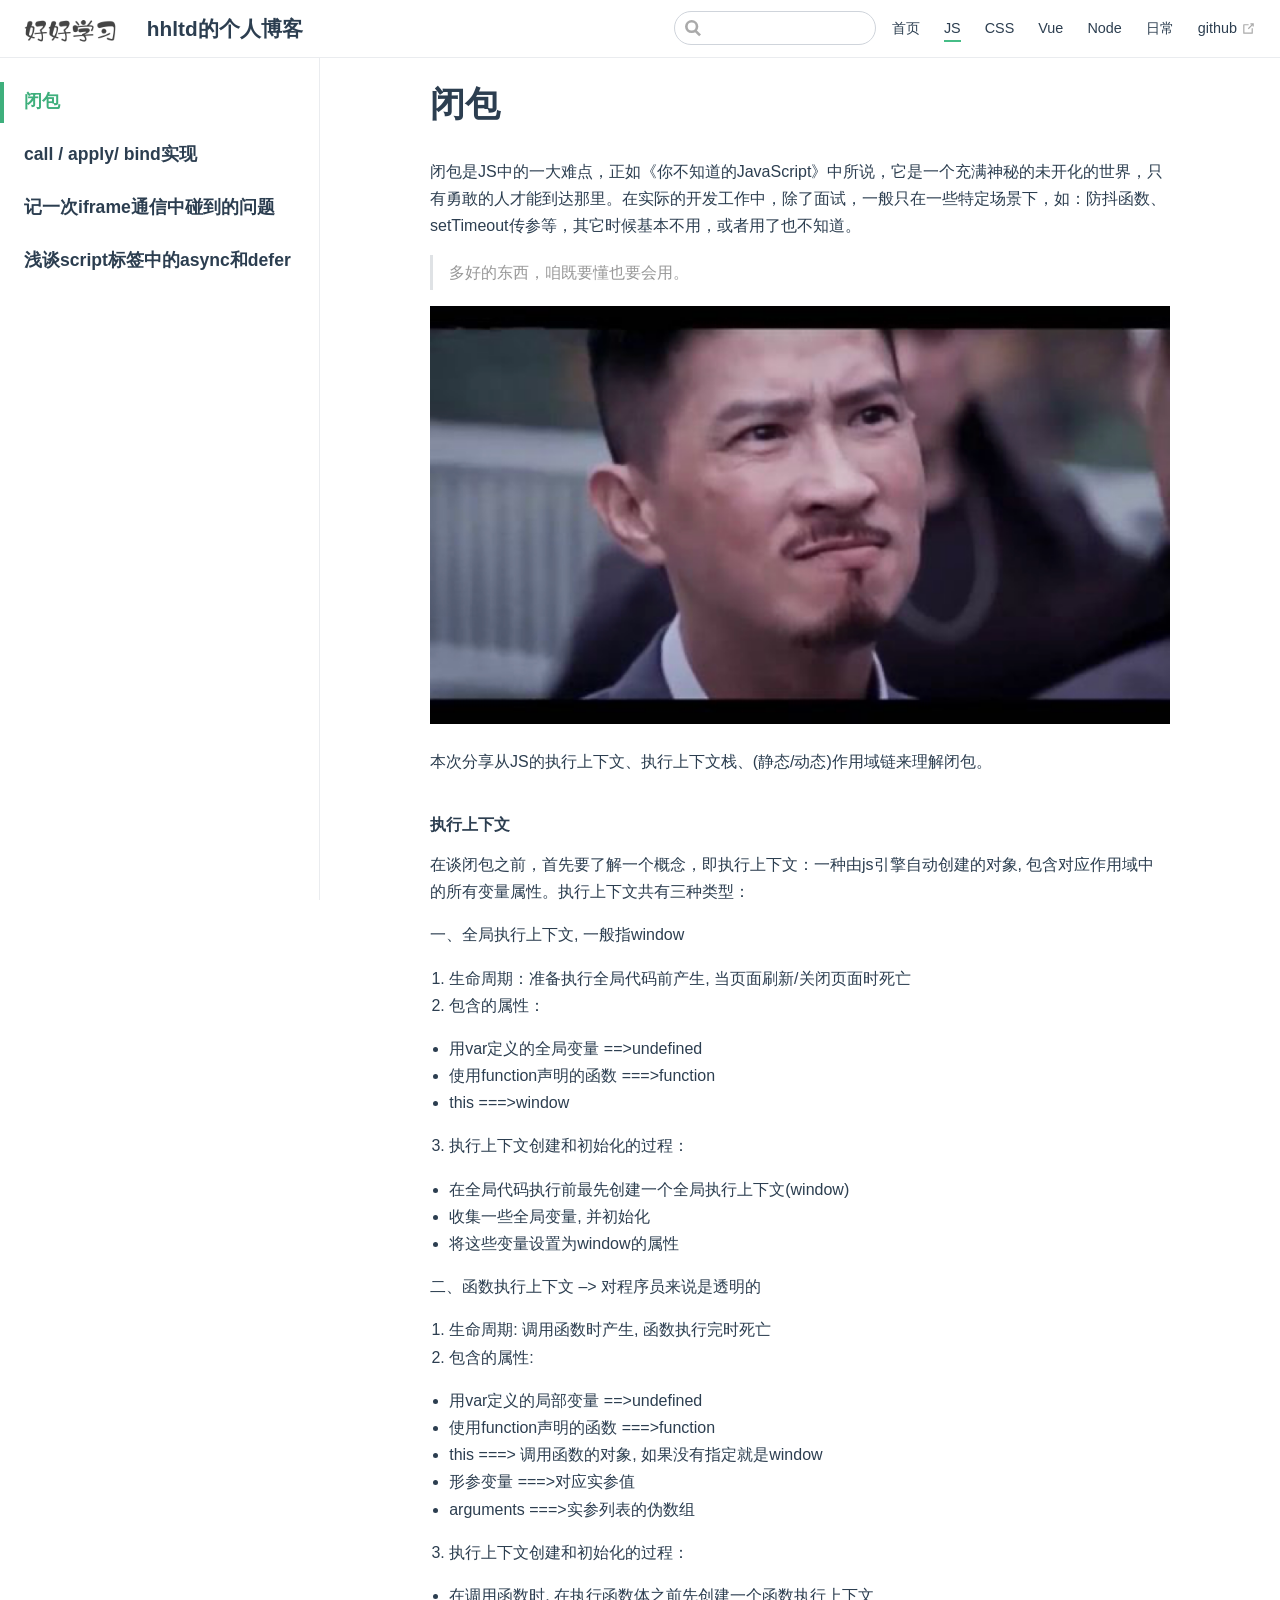
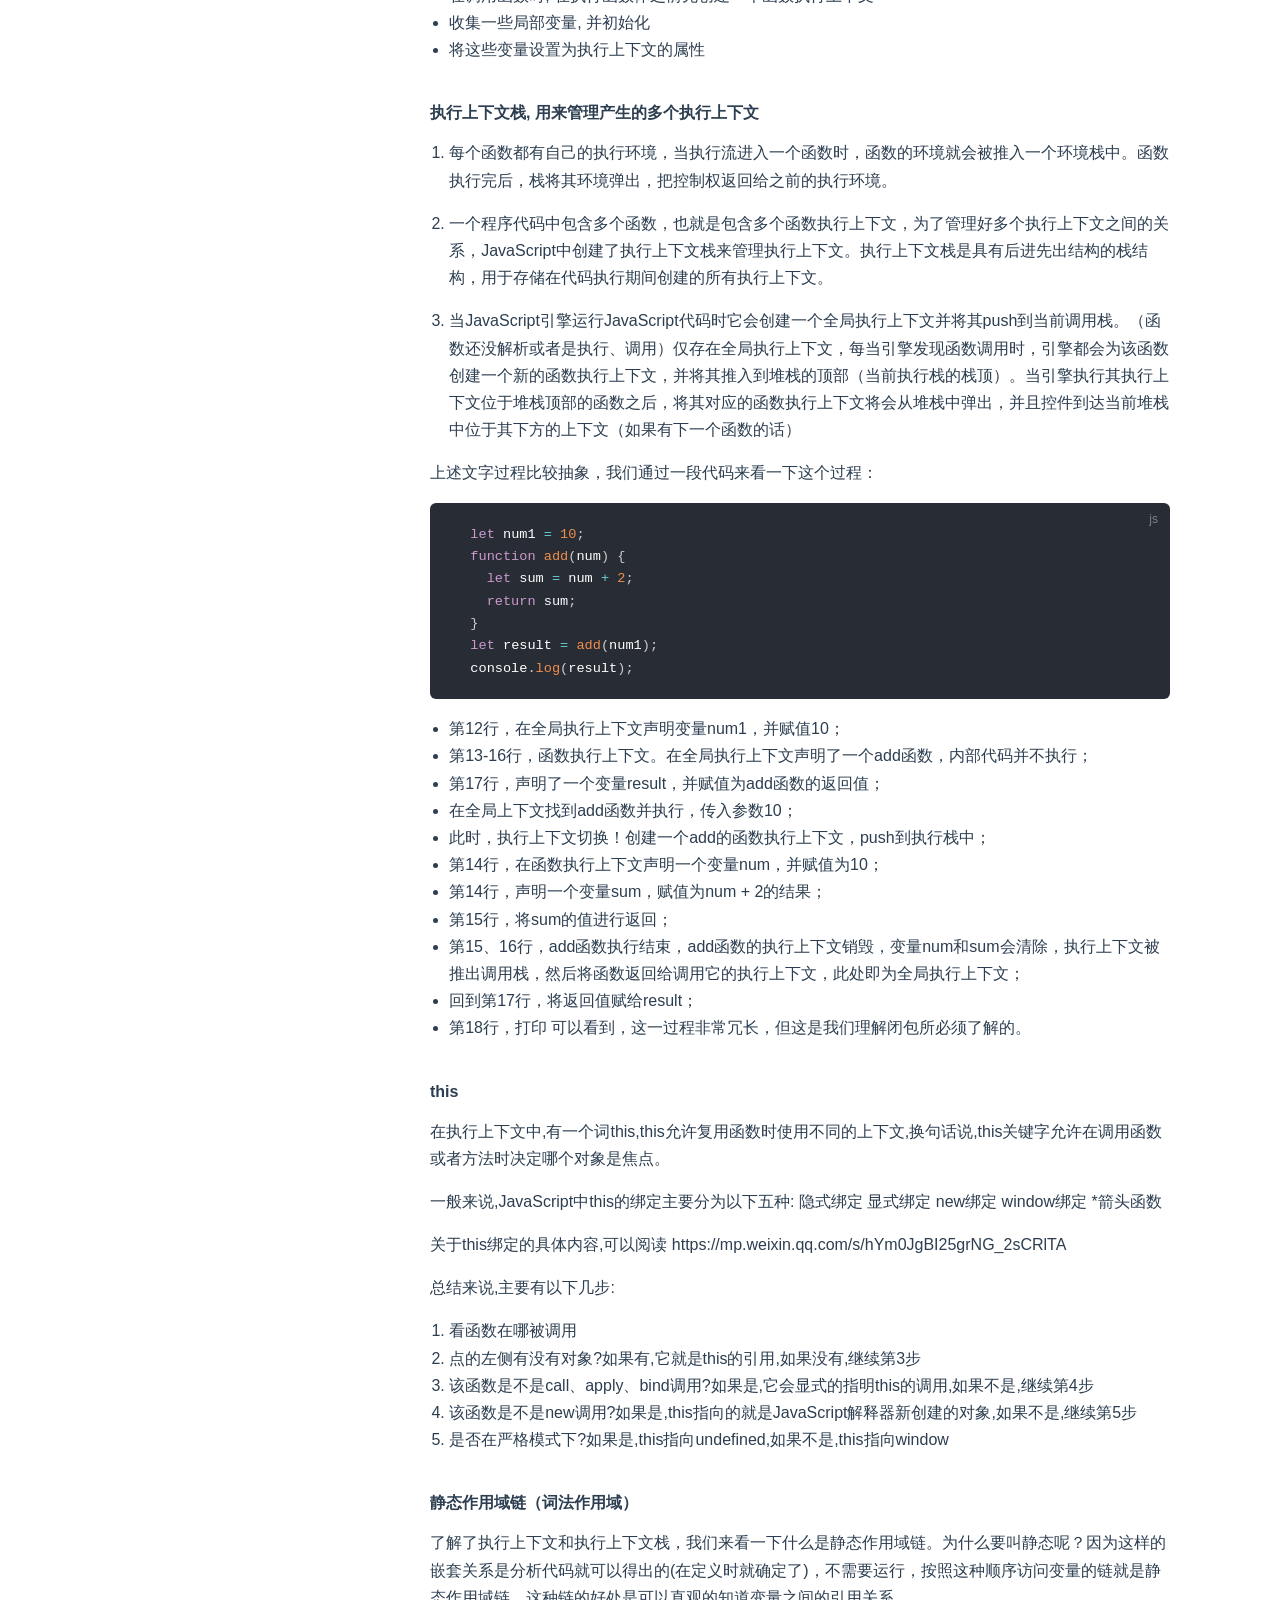
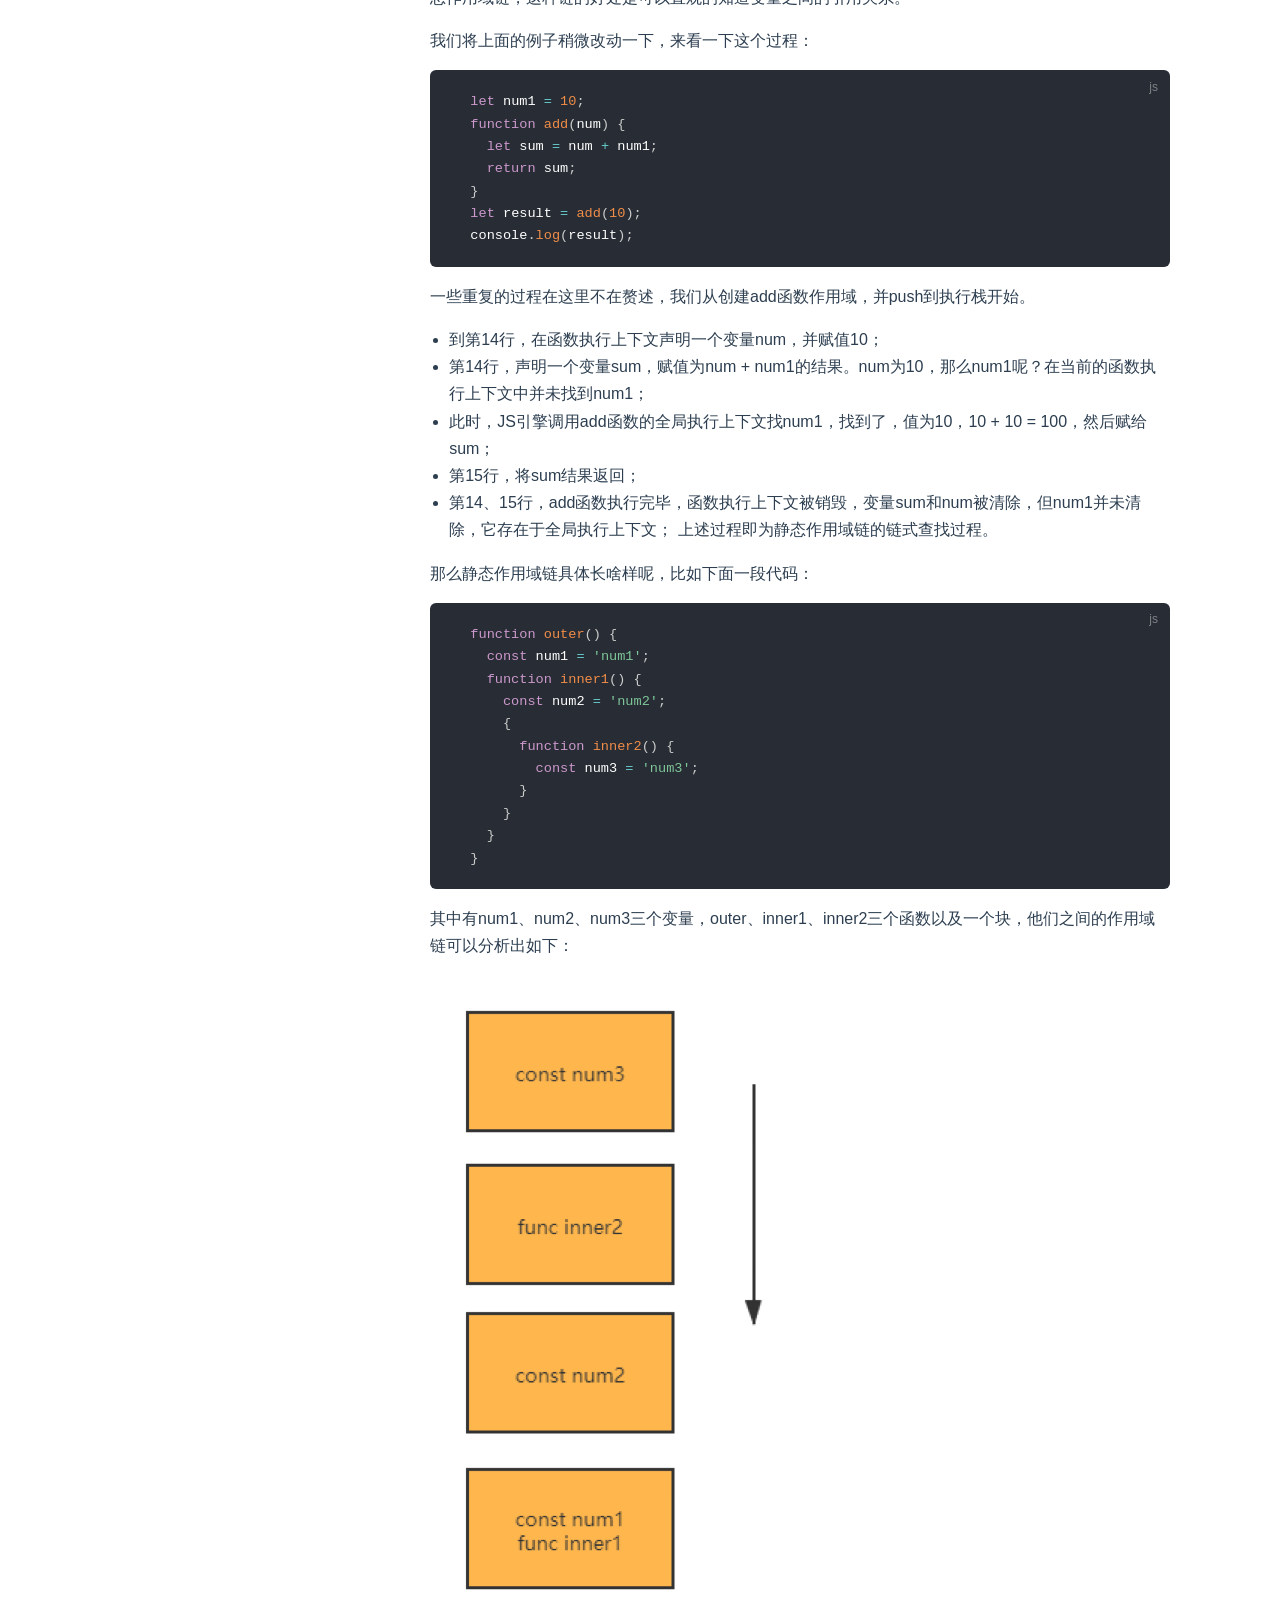
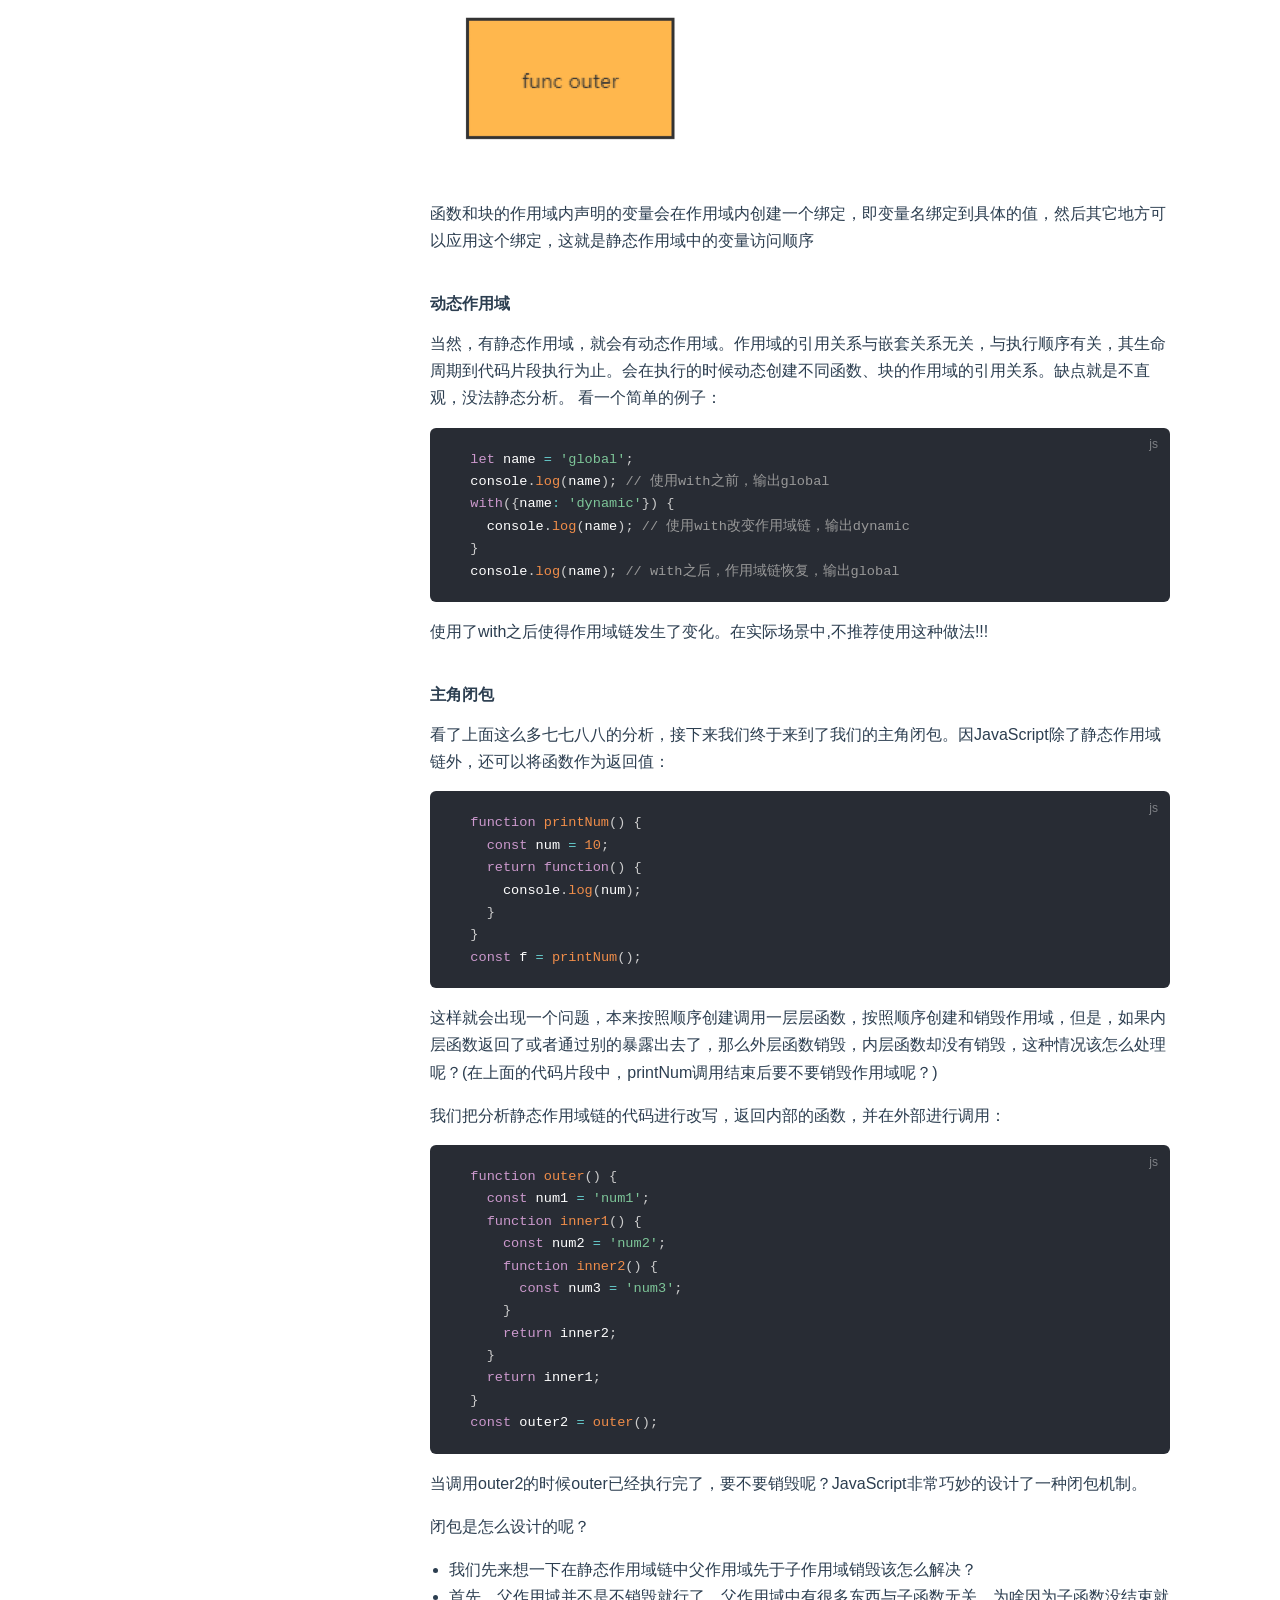
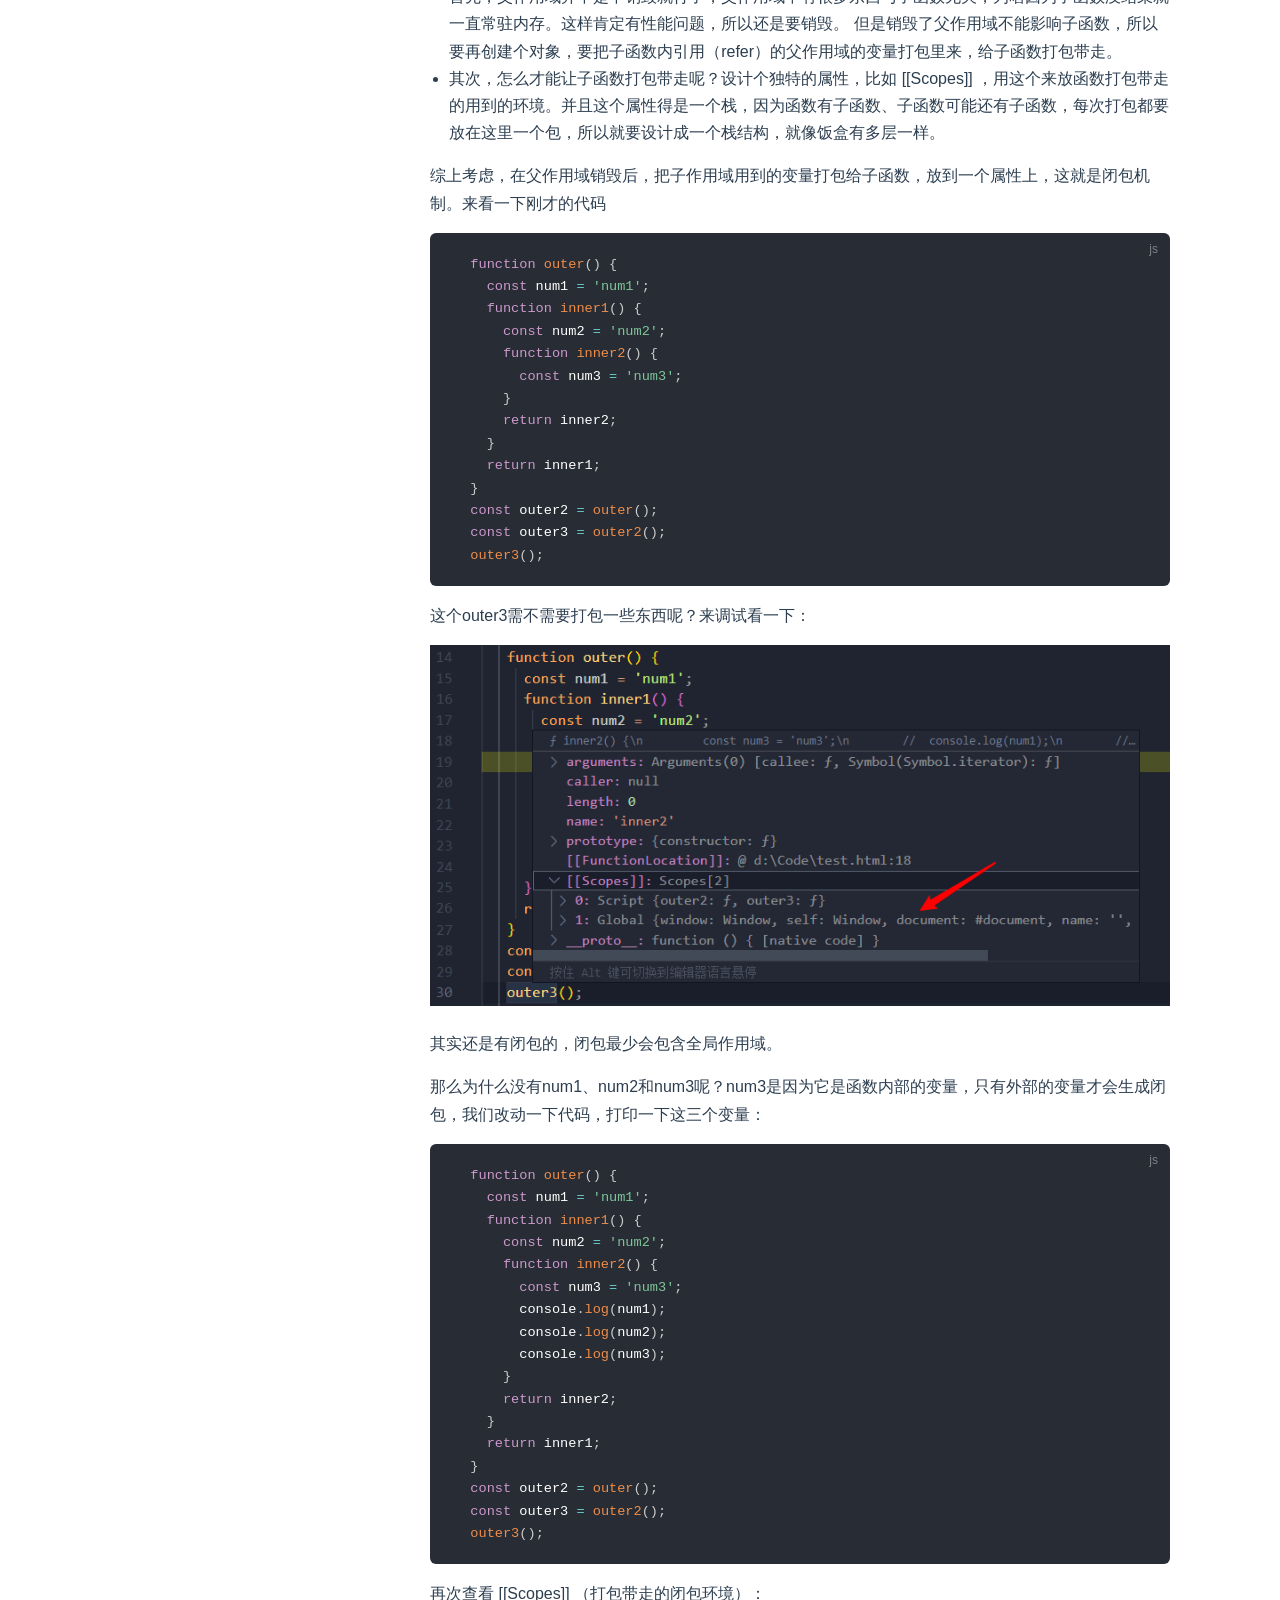
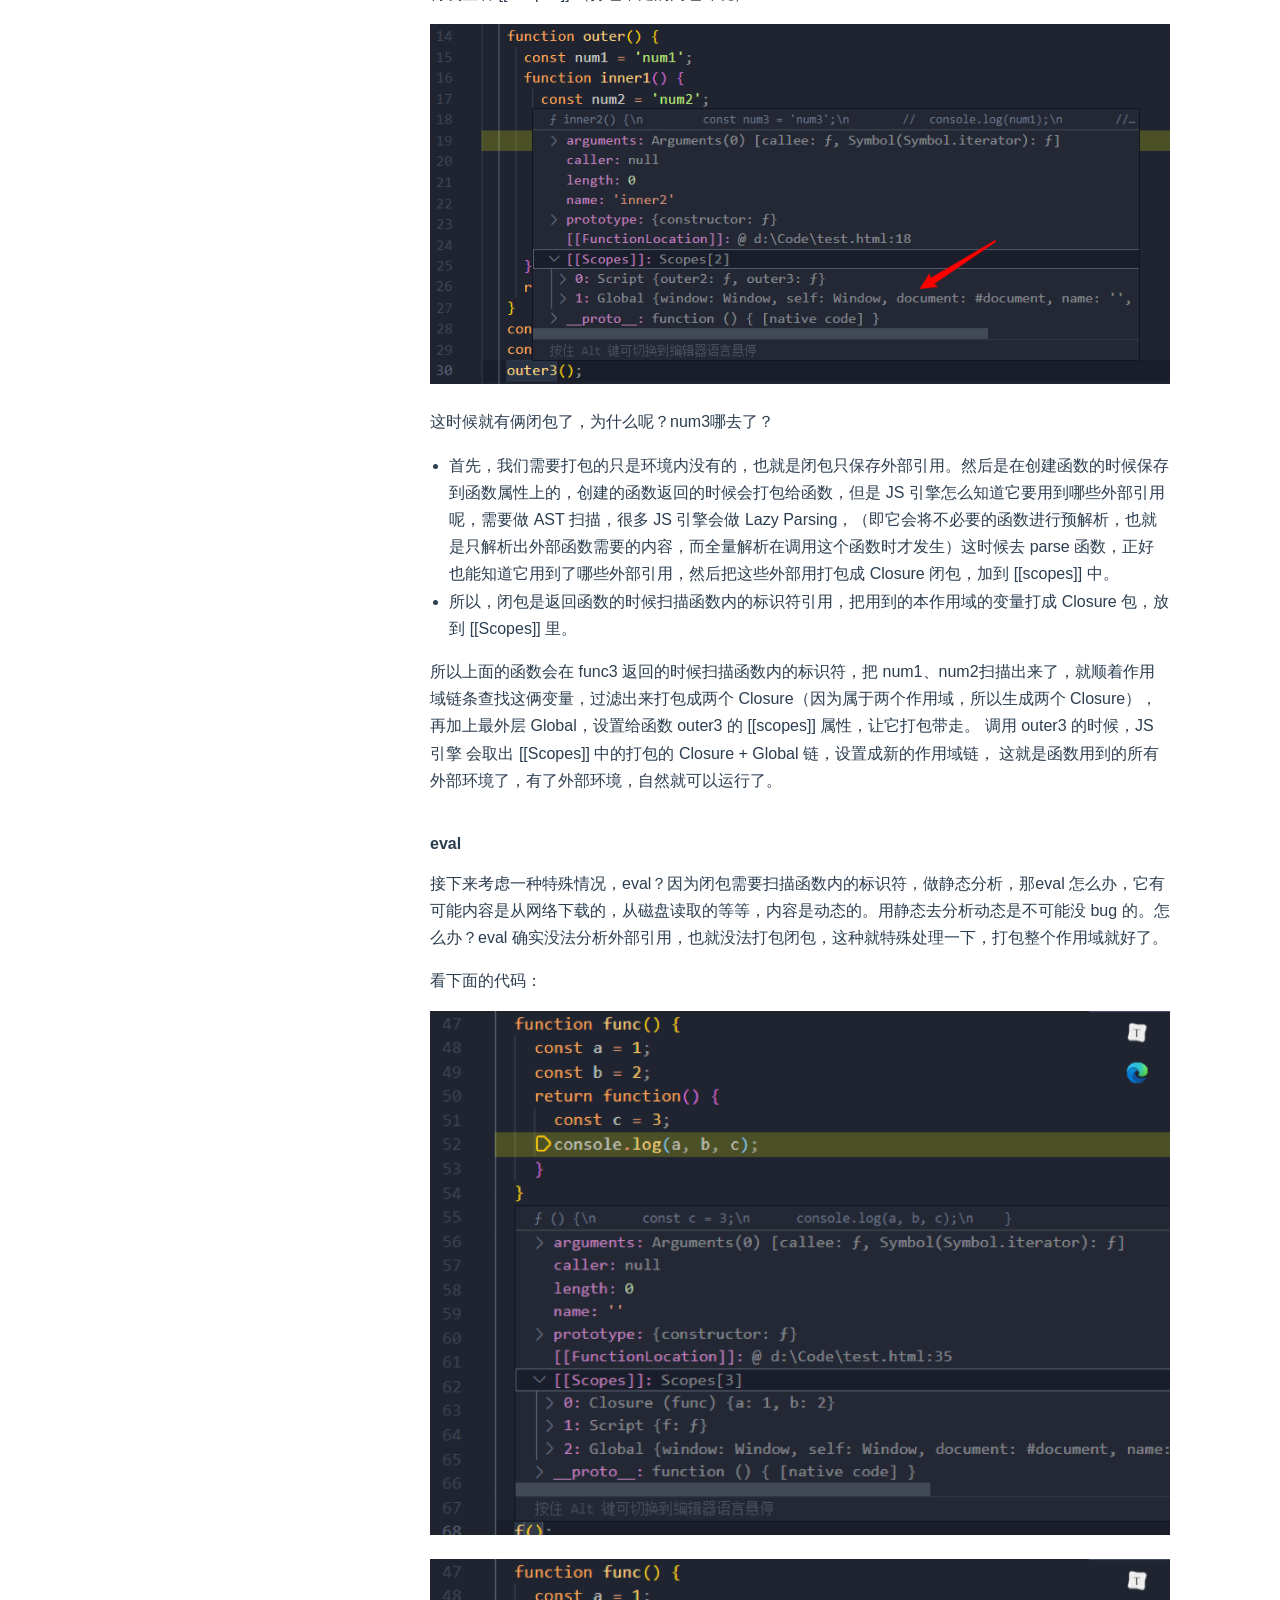
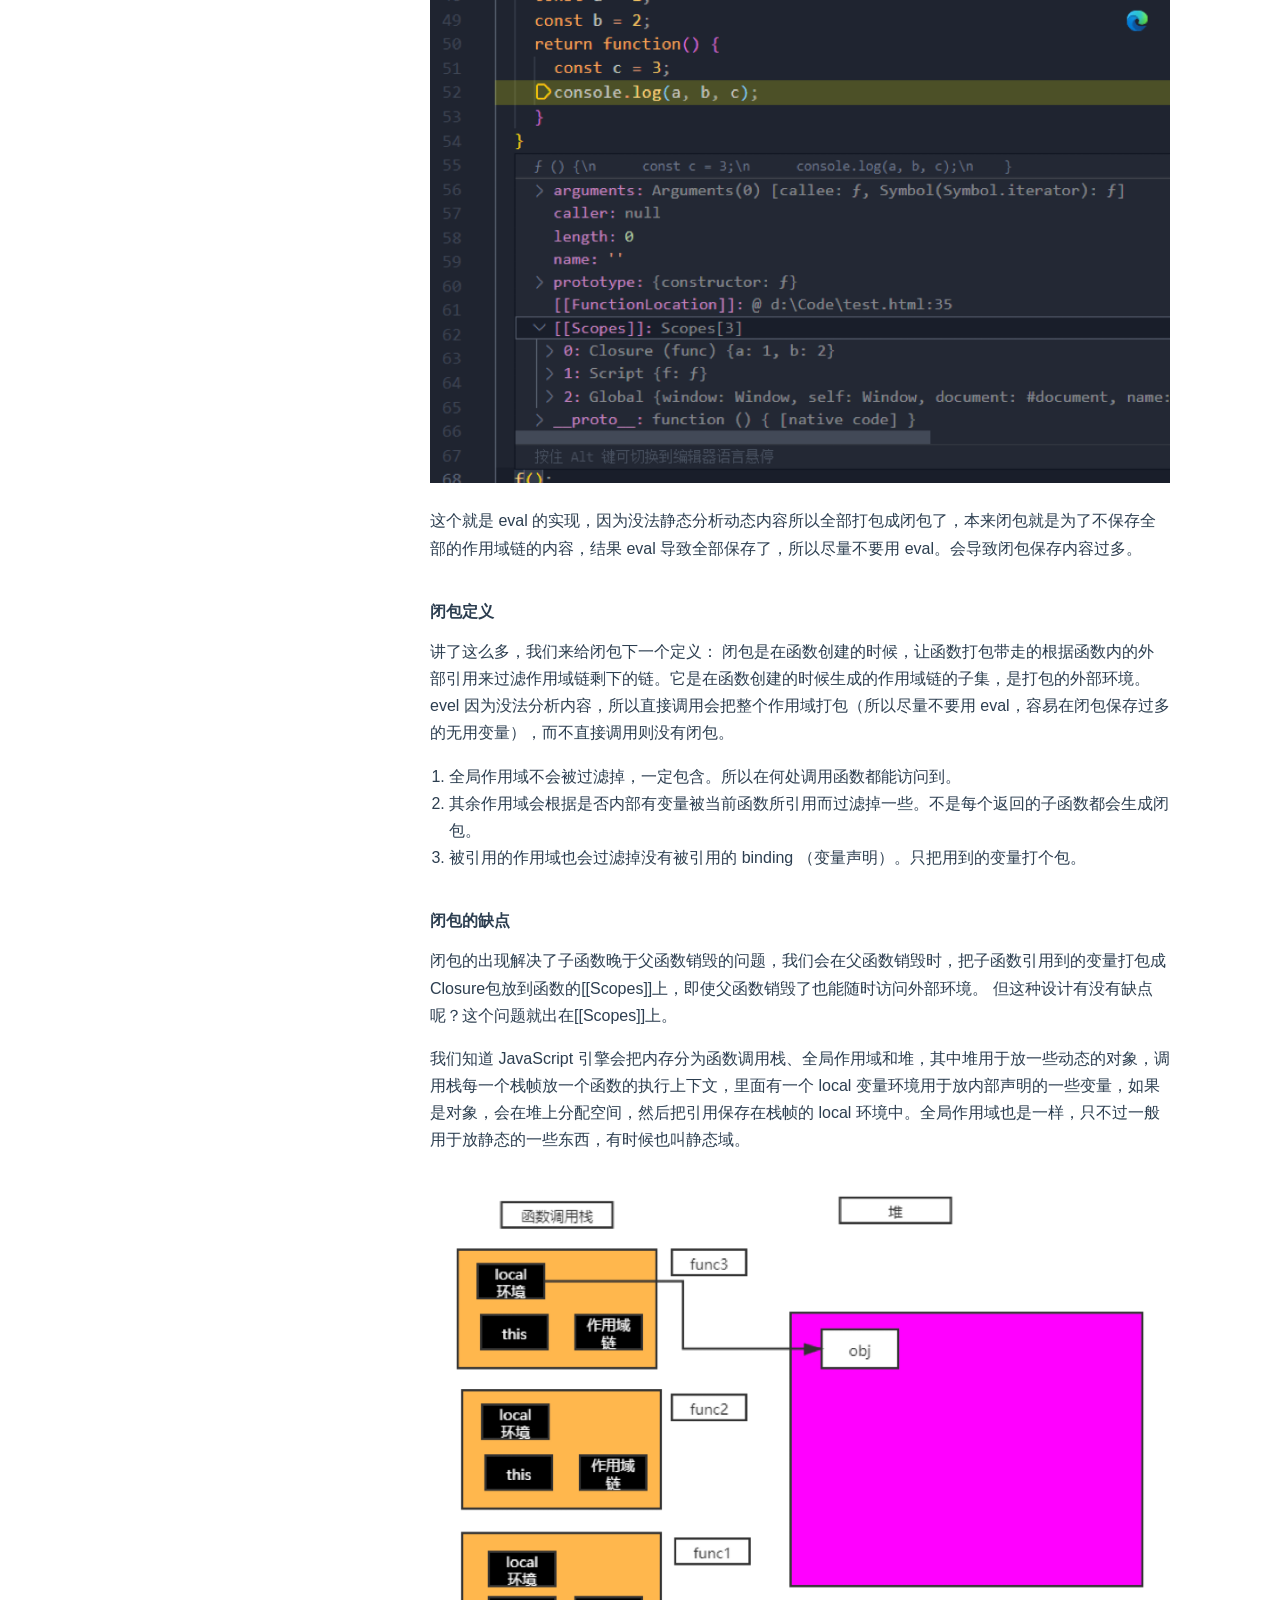
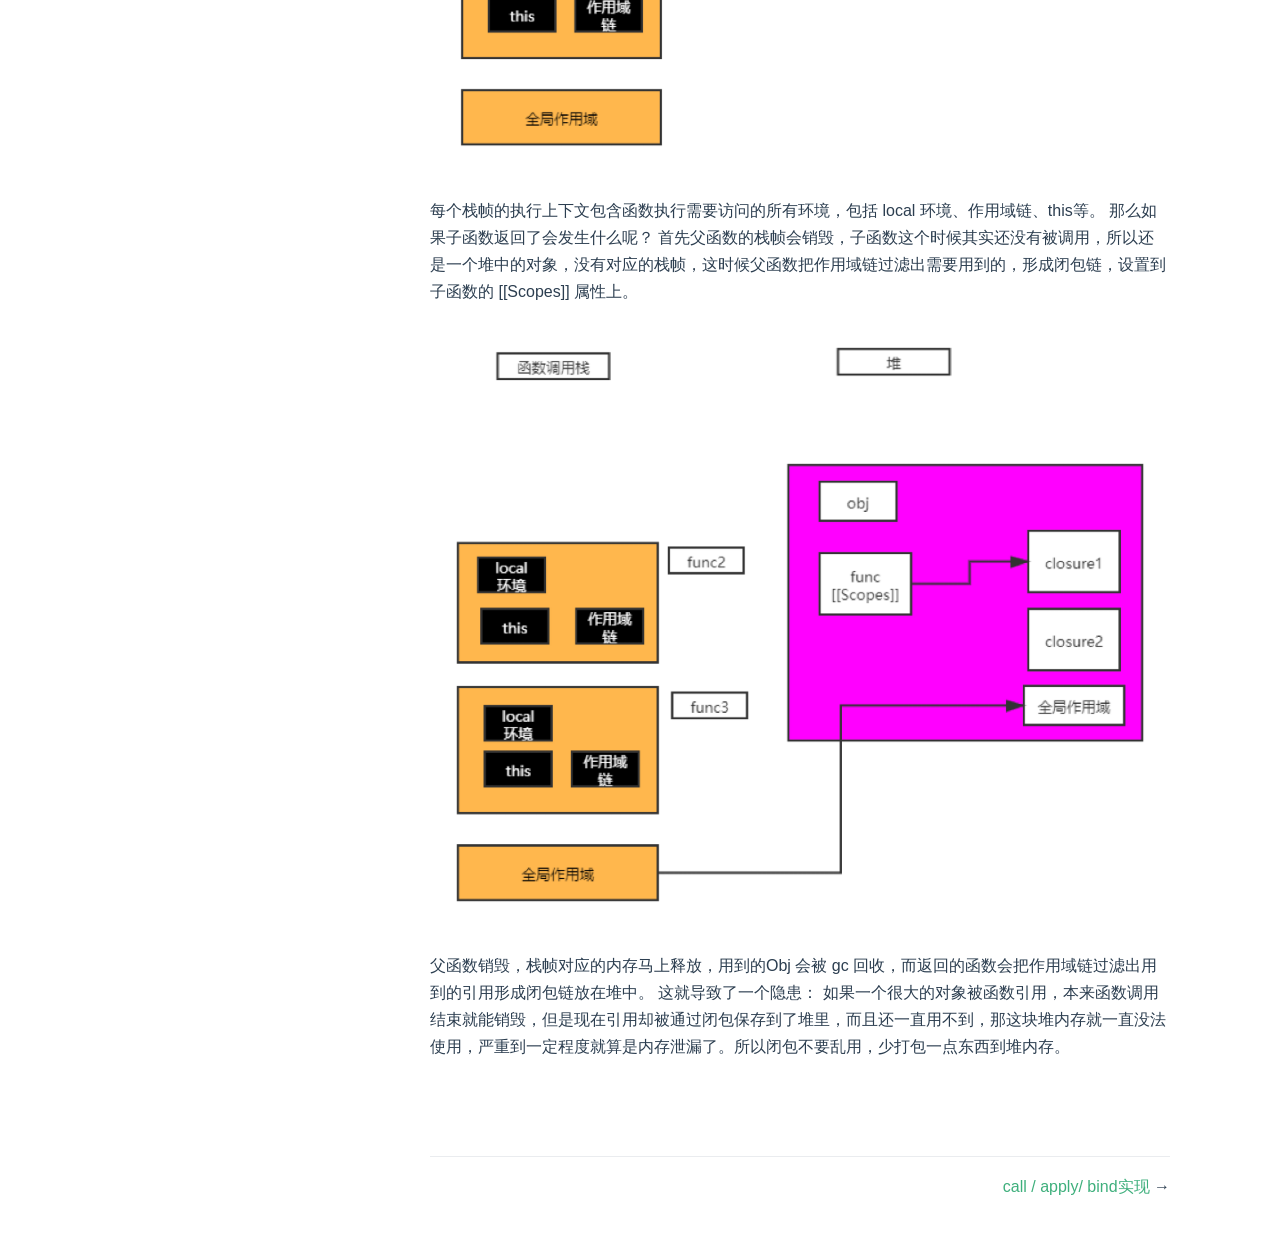
<file: js_docs/闭包.html>
<!DOCTYPE html>
<html lang="en-US">
  <head>
    <meta charset="utf-8">
    <meta name="viewport" content="width=device-width,initial-scale=1">
    <title>闭包 | hhltd的个人博客</title>
    <meta name="generator" content="VuePress 1.8.2">
    <link rel="icon" href="/favicon.ico">
    <meta name="description" content="前端开发 hhltd的个人博客">
    
    <link rel="preload" href="/assets/css/0.styles.e4d8b86b.css" as="style"><link rel="preload" href="/assets/js/app.c36be9e9.js" as="script"><link rel="preload" href="/assets/js/2.34235d8e.js" as="script"><link rel="preload" href="/assets/js/3.2f02bfbf.js" as="script"><link rel="prefetch" href="/assets/js/10.6ce8a8cb.js"><link rel="prefetch" href="/assets/js/11.624e2edb.js"><link rel="prefetch" href="/assets/js/12.e7e1a653.js"><link rel="prefetch" href="/assets/js/13.410548ad.js"><link rel="prefetch" href="/assets/js/14.b5893008.js"><link rel="prefetch" href="/assets/js/15.2d052b5f.js"><link rel="prefetch" href="/assets/js/16.c2f7e181.js"><link rel="prefetch" href="/assets/js/17.6b15aa38.js"><link rel="prefetch" href="/assets/js/18.cf1cb7f5.js"><link rel="prefetch" href="/assets/js/19.d392b7a9.js"><link rel="prefetch" href="/assets/js/20.9732a725.js"><link rel="prefetch" href="/assets/js/4.f8365012.js"><link rel="prefetch" href="/assets/js/5.d117c289.js"><link rel="prefetch" href="/assets/js/6.6b673022.js"><link rel="prefetch" href="/assets/js/7.0b9b5fee.js"><link rel="prefetch" href="/assets/js/8.b011d26d.js"><link rel="prefetch" href="/assets/js/9.e7cae791.js">
    <link rel="stylesheet" href="/assets/css/0.styles.e4d8b86b.css">
  </head>
  <body>
    <div id="app" data-server-rendered="true"><div class="theme-container"><header class="navbar"><div class="sidebar-button"><svg xmlns="http://www.w3.org/2000/svg" aria-hidden="true" role="img" viewBox="0 0 448 512" class="icon"><path fill="currentColor" d="M436 124H12c-6.627 0-12-5.373-12-12V80c0-6.627 5.373-12 12-12h424c6.627 0 12 5.373 12 12v32c0 6.627-5.373 12-12 12zm0 160H12c-6.627 0-12-5.373-12-12v-32c0-6.627 5.373-12 12-12h424c6.627 0 12 5.373 12 12v32c0 6.627-5.373 12-12 12zm0 160H12c-6.627 0-12-5.373-12-12v-32c0-6.627 5.373-12 12-12h424c6.627 0 12 5.373 12 12v32c0 6.627-5.373 12-12 12z"></path></svg></div> <a href="/" class="home-link router-link-active"><img src="/img/logo.png" alt="hhltd的个人博客" class="logo"> <span class="site-name can-hide">hhltd的个人博客</span></a> <div class="links"><div class="search-box"><input aria-label="Search" autocomplete="off" spellcheck="false" value=""> <!----></div> <nav class="nav-links can-hide"><div class="nav-item"><a href="/" class="nav-link">
  首页
</a></div><div class="nav-item"><a href="/js_docs/" class="nav-link router-link-active">
  JS
</a></div><div class="nav-item"><a href="/css_docs/" class="nav-link">
  CSS
</a></div><div class="nav-item"><a href="/vue_docs/" class="nav-link">
  Vue
</a></div><div class="nav-item"><a href="/node_docs/" class="nav-link">
  Node
</a></div><div class="nav-item"><a href="/others_docs/" class="nav-link">
  日常
</a></div><div class="nav-item"><a href="https://github.com/hhltd/hhltd.github.io" target="_blank" rel="noopener noreferrer" class="nav-link external">
  github
  <span><svg xmlns="http://www.w3.org/2000/svg" aria-hidden="true" focusable="false" x="0px" y="0px" viewBox="0 0 100 100" width="15" height="15" class="icon outbound"><path fill="currentColor" d="M18.8,85.1h56l0,0c2.2,0,4-1.8,4-4v-32h-8v28h-48v-48h28v-8h-32l0,0c-2.2,0-4,1.8-4,4v56C14.8,83.3,16.6,85.1,18.8,85.1z"></path> <polygon fill="currentColor" points="45.7,48.7 51.3,54.3 77.2,28.5 77.2,37.2 85.2,37.2 85.2,14.9 62.8,14.9 62.8,22.9 71.5,22.9"></polygon></svg> <span class="sr-only">(opens new window)</span></span></a></div> <!----></nav></div></header> <div class="sidebar-mask"></div> <aside class="sidebar"><nav class="nav-links"><div class="nav-item"><a href="/" class="nav-link">
  首页
</a></div><div class="nav-item"><a href="/js_docs/" class="nav-link router-link-active">
  JS
</a></div><div class="nav-item"><a href="/css_docs/" class="nav-link">
  CSS
</a></div><div class="nav-item"><a href="/vue_docs/" class="nav-link">
  Vue
</a></div><div class="nav-item"><a href="/node_docs/" class="nav-link">
  Node
</a></div><div class="nav-item"><a href="/others_docs/" class="nav-link">
  日常
</a></div><div class="nav-item"><a href="https://github.com/hhltd/hhltd.github.io" target="_blank" rel="noopener noreferrer" class="nav-link external">
  github
  <span><svg xmlns="http://www.w3.org/2000/svg" aria-hidden="true" focusable="false" x="0px" y="0px" viewBox="0 0 100 100" width="15" height="15" class="icon outbound"><path fill="currentColor" d="M18.8,85.1h56l0,0c2.2,0,4-1.8,4-4v-32h-8v28h-48v-48h28v-8h-32l0,0c-2.2,0-4,1.8-4,4v56C14.8,83.3,16.6,85.1,18.8,85.1z"></path> <polygon fill="currentColor" points="45.7,48.7 51.3,54.3 77.2,28.5 77.2,37.2 85.2,37.2 85.2,14.9 62.8,14.9 62.8,22.9 71.5,22.9"></polygon></svg> <span class="sr-only">(opens new window)</span></span></a></div> <!----></nav>  <ul class="sidebar-links"><li><a href="/js_docs/闭包.html" class="active sidebar-link">闭包</a></li><li><a href="/js_docs/call和apply和bind的实现.html" class="sidebar-link">call / apply/ bind实现</a></li><li><a href="/js_docs/记一次iframe通信的问题.html" class="sidebar-link">记一次iframe通信中碰到的问题</a></li><li><a href="/js_docs/script标签中的defer和async.html" class="sidebar-link">浅谈script标签中的async和defer</a></li></ul> </aside> <main class="page"> <div class="theme-default-content content__default"><h1 id="闭包"><a href="#闭包" class="header-anchor">#</a> 闭包</h1> <p>闭包是JS中的一大难点，正如《你不知道的JavaScript》中所说，它是一个充满神秘的未开化的世界，只有勇敢的人才能到达那里。在实际的开发工作中，除了面试，一般只在一些特定场景下，如：防抖函数、setTimeout传参等，其它时候基本不用，或者用了也不知道。</p> <blockquote><p>多好的东西，咱既要懂也要会用。</p></blockquote> <p><img src="/assets/img/title.9b48b984.png" alt="" title=":size=830x468"></p> <p>本次分享从JS的执行上下文、执行上下文栈、(静态/动态)作用域链来理解闭包。</p> <h4 id="执行上下文"><a href="#执行上下文" class="header-anchor">#</a> 执行上下文</h4> <p>在谈闭包之前，首先要了解一个概念，即执行上下文：一种由js引擎自动创建的对象, 包含对应作用域中的所有变量属性。执行上下文共有三种类型：</p> <p>一、全局执行上下文, 一般指window</p> <ol><li>生命周期：准备执行全局代码前产生, 当页面刷新/关闭页面时死亡</li> <li>包含的属性：</li></ol> <ul><li>用var定义的全局变量 ==&gt;undefined</li> <li>使用function声明的函数 ===&gt;function</li> <li>this ===&gt;window</li></ul> <ol start="3"><li>执行上下文创建和初始化的过程：</li></ol> <ul><li>在全局代码执行前最先创建一个全局执行上下文(window)</li> <li>收集一些全局变量, 并初始化</li> <li>将这些变量设置为window的属性</li></ul> <p>二、函数执行上下文 –&gt; 对程序员来说是透明的</p> <ol><li>生命周期: 调用函数时产生, 函数执行完时死亡</li> <li>包含的属性:</li></ol> <ul><li>用var定义的局部变量 ==&gt;undefined</li> <li>使用function声明的函数 ===&gt;function</li> <li>this ===&gt; 调用函数的对象, 如果没有指定就是window</li> <li>形参变量 ===&gt;对应实参值</li> <li>arguments ===&gt;实参列表的伪数组</li></ul> <ol start="3"><li>执行上下文创建和初始化的过程：</li></ol> <ul><li>在调用函数时, 在执行函数体之前先创建一个函数执行上下文</li> <li>收集一些局部变量, 并初始化</li> <li>将这些变量设置为执行上下文的属性</li></ul> <h4 id="执行上下文栈-用来管理产生的多个执行上下文"><a href="#执行上下文栈-用来管理产生的多个执行上下文" class="header-anchor">#</a> 执行上下文栈, 用来管理产生的多个执行上下文</h4> <ol><li><p>每个函数都有自己的执行环境，当执行流进入一个函数时，函数的环境就会被推入一个环境栈中。函数执行完后，栈将其环境弹出，把控制权返回给之前的执行环境。</p></li> <li><p>一个程序代码中包含多个函数，也就是包含多个函数执行上下文，为了管理好多个执行上下文之间的关系，JavaScript中创建了执行上下文栈来管理执行上下文。执行上下文栈是具有后进先出结构的栈结构，用于存储在代码执行期间创建的所有执行上下文。</p></li> <li><p>当JavaScript引擎运行JavaScript代码时它会创建一个全局执行上下文并将其push到当前调用栈。（函数还没解析或者是执行、调用）仅存在全局执行上下文，每当引擎发现函数调用时，引擎都会为该函数创建一个新的函数执行上下文，并将其推入到堆栈的顶部（当前执行栈的栈顶）。当引擎执行其执行上下文位于堆栈顶部的函数之后，将其对应的函数执行上下文将会从堆栈中弹出，并且控件到达当前堆栈中位于其下方的上下文（如果有下一个函数的话）</p></li></ol> <p>上述文字过程比较抽象，我们通过一段代码来看一下这个过程：</p> <div class="language-javascript extra-class"><pre class="language-javascript"><code>  <span class="token keyword">let</span> num1 <span class="token operator">=</span> <span class="token number">10</span><span class="token punctuation">;</span>
  <span class="token keyword">function</span> <span class="token function">add</span><span class="token punctuation">(</span><span class="token parameter">num</span><span class="token punctuation">)</span> <span class="token punctuation">{</span>
    <span class="token keyword">let</span> sum <span class="token operator">=</span> num <span class="token operator">+</span> <span class="token number">2</span><span class="token punctuation">;</span>
    <span class="token keyword">return</span> sum<span class="token punctuation">;</span>
  <span class="token punctuation">}</span>
  <span class="token keyword">let</span> result <span class="token operator">=</span> <span class="token function">add</span><span class="token punctuation">(</span>num1<span class="token punctuation">)</span><span class="token punctuation">;</span>
  console<span class="token punctuation">.</span><span class="token function">log</span><span class="token punctuation">(</span>result<span class="token punctuation">)</span><span class="token punctuation">;</span>
</code></pre></div><ul><li>第12行，在全局执行上下文声明变量num1，并赋值10；</li> <li>第13-16行，函数执行上下文。在全局执行上下文声明了一个add函数，内部代码并不执行；</li> <li>第17行，声明了一个变量result，并赋值为add函数的返回值；</li> <li>在全局上下文找到add函数并执行，传入参数10；</li> <li>此时，执行上下文切换！创建一个add的函数执行上下文，push到执行栈中；</li> <li>第14行，在函数执行上下文声明一个变量num，并赋值为10；</li> <li>第14行，声明一个变量sum，赋值为num + 2的结果；</li> <li>第15行，将sum的值进行返回；</li> <li>第15、16行，add函数执行结束，add函数的执行上下文销毁，变量num和sum会清除，执行上下文被推出调用栈，然后将函数返回给调用它的执行上下文，此处即为全局执行上下文；</li> <li>回到第17行，将返回值赋给result；</li> <li>第18行，打印
可以看到，这一过程非常冗长，但这是我们理解闭包所必须了解的。</li></ul> <h4 id="this"><a href="#this" class="header-anchor">#</a> this</h4> <p>在执行上下文中,有一个词this,this允许复用函数时使用不同的上下文,换句话说,this关键字允许在调用函数或者方法时决定哪个对象是焦点。</p> <p>一般来说,JavaScript中this的绑定主要分为以下五种:
隐式绑定
显式绑定
new绑定
window绑定
*箭头函数</p> <p>关于this绑定的具体内容,可以阅读 https://mp.weixin.qq.com/s/hYm0JgBI25grNG_2sCRlTA</p> <p>总结来说,主要有以下几步:</p> <ol><li>看函数在哪被调用</li> <li>点的左侧有没有对象?如果有,它就是this的引用,如果没有,继续第3步</li> <li>该函数是不是call、apply、bind调用?如果是,它会显式的指明this的调用,如果不是,继续第4步</li> <li>该函数是不是new调用?如果是,this指向的就是JavaScript解释器新创建的对象,如果不是,继续第5步</li> <li>是否在严格模式下?如果是,this指向undefined,如果不是,this指向window</li></ol> <h4 id="静态作用域链-词法作用域"><a href="#静态作用域链-词法作用域" class="header-anchor">#</a> 静态作用域链（词法作用域）</h4> <p>了解了执行上下文和执行上下文栈，我们来看一下什么是静态作用域链。为什么要叫静态呢？因为这样的嵌套关系是分析代码就可以得出的(在定义时就确定了)，不需要运行，按照这种顺序访问变量的链就是静态作用域链，这种链的好处是可以直观的知道变量之间的引用关系。</p> <p>我们将上面的例子稍微改动一下，来看一下这个过程：</p> <div class="language-javascript extra-class"><pre class="language-javascript"><code>  <span class="token keyword">let</span> num1 <span class="token operator">=</span> <span class="token number">10</span><span class="token punctuation">;</span>
  <span class="token keyword">function</span> <span class="token function">add</span><span class="token punctuation">(</span><span class="token parameter">num</span><span class="token punctuation">)</span> <span class="token punctuation">{</span>
    <span class="token keyword">let</span> sum <span class="token operator">=</span> num <span class="token operator">+</span> num1<span class="token punctuation">;</span>
    <span class="token keyword">return</span> sum<span class="token punctuation">;</span>
  <span class="token punctuation">}</span>
  <span class="token keyword">let</span> result <span class="token operator">=</span> <span class="token function">add</span><span class="token punctuation">(</span><span class="token number">10</span><span class="token punctuation">)</span><span class="token punctuation">;</span>
  console<span class="token punctuation">.</span><span class="token function">log</span><span class="token punctuation">(</span>result<span class="token punctuation">)</span><span class="token punctuation">;</span>
</code></pre></div><p>一些重复的过程在这里不在赘述，我们从创建add函数作用域，并push到执行栈开始。</p> <ul><li>到第14行，在函数执行上下文声明一个变量num，并赋值10；</li> <li>第14行，声明一个变量sum，赋值为num + num1的结果。num为10，那么num1呢？在当前的函数执行上下文中并未找到num1；</li> <li>此时，JS引擎调用add函数的全局执行上下文找num1，找到了，值为10，10 + 10 = 100，然后赋给sum；</li> <li>第15行，将sum结果返回；</li> <li>第14、15行，add函数执行完毕，函数执行上下文被销毁，变量sum和num被清除，但num1并未清除，它存在于全局执行上下文；
上述过程即为静态作用域链的链式查找过程。</li></ul> <p>那么静态作用域链具体长啥样呢，比如下面一段代码：</p> <div class="language-javascript extra-class"><pre class="language-javascript"><code>  <span class="token keyword">function</span> <span class="token function">outer</span><span class="token punctuation">(</span><span class="token punctuation">)</span> <span class="token punctuation">{</span>
    <span class="token keyword">const</span> num1 <span class="token operator">=</span> <span class="token string">'num1'</span><span class="token punctuation">;</span>
    <span class="token keyword">function</span> <span class="token function">inner1</span><span class="token punctuation">(</span><span class="token punctuation">)</span> <span class="token punctuation">{</span>
      <span class="token keyword">const</span> num2 <span class="token operator">=</span> <span class="token string">'num2'</span><span class="token punctuation">;</span>
      <span class="token punctuation">{</span>
        <span class="token keyword">function</span> <span class="token function">inner2</span><span class="token punctuation">(</span><span class="token punctuation">)</span> <span class="token punctuation">{</span>
          <span class="token keyword">const</span> num3 <span class="token operator">=</span> <span class="token string">'num3'</span><span class="token punctuation">;</span>
        <span class="token punctuation">}</span>
      <span class="token punctuation">}</span>
    <span class="token punctuation">}</span>
  <span class="token punctuation">}</span>
</code></pre></div><p>其中有num1、num2、num3三个变量，outer、inner1、inner2三个函数以及一个块，他们之间的作用域链可以分析出如下：</p> <p><img src="/assets/img/scope-chain.7663f318.png" alt="" title=":size=360x800"></p> <p>函数和块的作用域内声明的变量会在作用域内创建一个绑定，即变量名绑定到具体的值，然后其它地方可以应用这个绑定，这就是静态作用域中的变量访问顺序</p> <h4 id="动态作用域"><a href="#动态作用域" class="header-anchor">#</a> 动态作用域</h4> <p>当然，有静态作用域，就会有动态作用域。作用域的引用关系与嵌套关系无关，与执行顺序有关，其生命周期到代码片段执行为止。会在执行的时候动态创建不同函数、块的作用域的引用关系。缺点就是不直观，没法静态分析。
看一个简单的例子：</p> <div class="language-javascript extra-class"><pre class="language-javascript"><code>  <span class="token keyword">let</span> name <span class="token operator">=</span> <span class="token string">'global'</span><span class="token punctuation">;</span>
  console<span class="token punctuation">.</span><span class="token function">log</span><span class="token punctuation">(</span>name<span class="token punctuation">)</span><span class="token punctuation">;</span> <span class="token comment">// 使用with之前，输出global</span>
  <span class="token keyword">with</span><span class="token punctuation">(</span><span class="token punctuation">{</span>name<span class="token operator">:</span> <span class="token string">'dynamic'</span><span class="token punctuation">}</span><span class="token punctuation">)</span> <span class="token punctuation">{</span>
    console<span class="token punctuation">.</span><span class="token function">log</span><span class="token punctuation">(</span>name<span class="token punctuation">)</span><span class="token punctuation">;</span> <span class="token comment">// 使用with改变作用域链，输出dynamic</span>
  <span class="token punctuation">}</span>
  console<span class="token punctuation">.</span><span class="token function">log</span><span class="token punctuation">(</span>name<span class="token punctuation">)</span><span class="token punctuation">;</span> <span class="token comment">// with之后，作用域链恢复，输出global</span>
</code></pre></div><p>使用了with之后使得作用域链发生了变化。在实际场景中,不推荐使用这种做法!!!</p> <h4 id="主角闭包"><a href="#主角闭包" class="header-anchor">#</a> 主角闭包</h4> <p>看了上面这么多七七八八的分析，接下来我们终于来到了我们的主角闭包。因JavaScript除了静态作用域链外，还可以将函数作为返回值：</p> <div class="language-javascript extra-class"><pre class="language-javascript"><code>  <span class="token keyword">function</span> <span class="token function">printNum</span><span class="token punctuation">(</span><span class="token punctuation">)</span> <span class="token punctuation">{</span>
    <span class="token keyword">const</span> num <span class="token operator">=</span> <span class="token number">10</span><span class="token punctuation">;</span>
    <span class="token keyword">return</span> <span class="token keyword">function</span><span class="token punctuation">(</span><span class="token punctuation">)</span> <span class="token punctuation">{</span>
      console<span class="token punctuation">.</span><span class="token function">log</span><span class="token punctuation">(</span>num<span class="token punctuation">)</span><span class="token punctuation">;</span>
    <span class="token punctuation">}</span>
  <span class="token punctuation">}</span>
  <span class="token keyword">const</span> f <span class="token operator">=</span> <span class="token function">printNum</span><span class="token punctuation">(</span><span class="token punctuation">)</span><span class="token punctuation">;</span>
</code></pre></div><p>这样就会出现一个问题，本来按照顺序创建调用一层层函数，按照顺序创建和销毁作用域，但是，如果内层函数返回了或者通过别的暴露出去了，那么外层函数销毁，内层函数却没有销毁，这种情况该怎么处理呢？(在上面的代码片段中，printNum调用结束后要不要销毁作用域呢？)</p> <p>我们把分析静态作用域链的代码进行改写，返回内部的函数，并在外部进行调用：</p> <div class="language-javascript extra-class"><pre class="language-javascript"><code>  <span class="token keyword">function</span> <span class="token function">outer</span><span class="token punctuation">(</span><span class="token punctuation">)</span> <span class="token punctuation">{</span>
    <span class="token keyword">const</span> num1 <span class="token operator">=</span> <span class="token string">'num1'</span><span class="token punctuation">;</span>
    <span class="token keyword">function</span> <span class="token function">inner1</span><span class="token punctuation">(</span><span class="token punctuation">)</span> <span class="token punctuation">{</span>
      <span class="token keyword">const</span> num2 <span class="token operator">=</span> <span class="token string">'num2'</span><span class="token punctuation">;</span>
      <span class="token keyword">function</span> <span class="token function">inner2</span><span class="token punctuation">(</span><span class="token punctuation">)</span> <span class="token punctuation">{</span>
        <span class="token keyword">const</span> num3 <span class="token operator">=</span> <span class="token string">'num3'</span><span class="token punctuation">;</span>
      <span class="token punctuation">}</span>
      <span class="token keyword">return</span> inner2<span class="token punctuation">;</span>
    <span class="token punctuation">}</span>
    <span class="token keyword">return</span> inner1<span class="token punctuation">;</span>
  <span class="token punctuation">}</span>
  <span class="token keyword">const</span> outer2 <span class="token operator">=</span> <span class="token function">outer</span><span class="token punctuation">(</span><span class="token punctuation">)</span><span class="token punctuation">;</span>
</code></pre></div><p>当调用outer2的时候outer已经执行完了，要不要销毁呢？JavaScript非常巧妙的设计了一种闭包机制。</p> <p>闭包是怎么设计的呢？</p> <ul><li>我们先来想一下在静态作用域链中父作用域先于子作用域销毁该怎么解决？</li> <li>首先，父作用域并不是不销毁就行了，父作用域中有很多东西与子函数无关，为啥因为子函数没结束就一直常驻内存。这样肯定有性能问题，所以还是要销毁。 但是销毁了父作用域不能影响子函数，所以要再创建个对象，要把子函数内引用（refer）的父作用域的变量打包里来，给子函数打包带走。</li> <li>其次，怎么才能让子函数打包带走呢？设计个独特的属性，比如 [[Scopes]] ，用这个来放函数打包带走的用到的环境。并且这个属性得是一个栈，因为函数有子函数、子函数可能还有子函数，每次打包都要放在这里一个包，所以就要设计成一个栈结构，就像饭盒有多层一样。</li></ul> <p>综上考虑，在父作用域销毁后，把子作用域用到的变量打包给子函数，放到一个属性上，这就是闭包机制。来看一下刚才的代码</p> <div class="language-javascript extra-class"><pre class="language-javascript"><code>  <span class="token keyword">function</span> <span class="token function">outer</span><span class="token punctuation">(</span><span class="token punctuation">)</span> <span class="token punctuation">{</span>
    <span class="token keyword">const</span> num1 <span class="token operator">=</span> <span class="token string">'num1'</span><span class="token punctuation">;</span>
    <span class="token keyword">function</span> <span class="token function">inner1</span><span class="token punctuation">(</span><span class="token punctuation">)</span> <span class="token punctuation">{</span>
      <span class="token keyword">const</span> num2 <span class="token operator">=</span> <span class="token string">'num2'</span><span class="token punctuation">;</span>
      <span class="token keyword">function</span> <span class="token function">inner2</span><span class="token punctuation">(</span><span class="token punctuation">)</span> <span class="token punctuation">{</span>
        <span class="token keyword">const</span> num3 <span class="token operator">=</span> <span class="token string">'num3'</span><span class="token punctuation">;</span>
      <span class="token punctuation">}</span>
      <span class="token keyword">return</span> inner2<span class="token punctuation">;</span>
    <span class="token punctuation">}</span>
    <span class="token keyword">return</span> inner1<span class="token punctuation">;</span>
  <span class="token punctuation">}</span>
  <span class="token keyword">const</span> outer2 <span class="token operator">=</span> <span class="token function">outer</span><span class="token punctuation">(</span><span class="token punctuation">)</span><span class="token punctuation">;</span>
  <span class="token keyword">const</span> outer3 <span class="token operator">=</span> <span class="token function">outer2</span><span class="token punctuation">(</span><span class="token punctuation">)</span><span class="token punctuation">;</span>
  <span class="token function">outer3</span><span class="token punctuation">(</span><span class="token punctuation">)</span><span class="token punctuation">;</span>
</code></pre></div><p>这个outer3需不需要打包一些东西呢？来调试看一下：</p> <p><img src="/assets/img/debugger1.81e5d2f8.png" alt="" title=":size=833x406"></p> <p>其实还是有闭包的，闭包最少会包含全局作用域。</p> <p>那么为什么没有num1、num2和num3呢？num3是因为它是函数内部的变量，只有外部的变量才会生成闭包，我们改动一下代码，打印一下这三个变量：</p> <div class="language-javascript extra-class"><pre class="language-javascript"><code>  <span class="token keyword">function</span> <span class="token function">outer</span><span class="token punctuation">(</span><span class="token punctuation">)</span> <span class="token punctuation">{</span>
    <span class="token keyword">const</span> num1 <span class="token operator">=</span> <span class="token string">'num1'</span><span class="token punctuation">;</span>
    <span class="token keyword">function</span> <span class="token function">inner1</span><span class="token punctuation">(</span><span class="token punctuation">)</span> <span class="token punctuation">{</span>
      <span class="token keyword">const</span> num2 <span class="token operator">=</span> <span class="token string">'num2'</span><span class="token punctuation">;</span>
      <span class="token keyword">function</span> <span class="token function">inner2</span><span class="token punctuation">(</span><span class="token punctuation">)</span> <span class="token punctuation">{</span>
        <span class="token keyword">const</span> num3 <span class="token operator">=</span> <span class="token string">'num3'</span><span class="token punctuation">;</span>
        console<span class="token punctuation">.</span><span class="token function">log</span><span class="token punctuation">(</span>num1<span class="token punctuation">)</span><span class="token punctuation">;</span>
        console<span class="token punctuation">.</span><span class="token function">log</span><span class="token punctuation">(</span>num2<span class="token punctuation">)</span><span class="token punctuation">;</span>
        console<span class="token punctuation">.</span><span class="token function">log</span><span class="token punctuation">(</span>num3<span class="token punctuation">)</span><span class="token punctuation">;</span>
      <span class="token punctuation">}</span>
      <span class="token keyword">return</span> inner2<span class="token punctuation">;</span>
    <span class="token punctuation">}</span>
    <span class="token keyword">return</span> inner1<span class="token punctuation">;</span>
  <span class="token punctuation">}</span>
  <span class="token keyword">const</span> outer2 <span class="token operator">=</span> <span class="token function">outer</span><span class="token punctuation">(</span><span class="token punctuation">)</span><span class="token punctuation">;</span>
  <span class="token keyword">const</span> outer3 <span class="token operator">=</span> <span class="token function">outer2</span><span class="token punctuation">(</span><span class="token punctuation">)</span><span class="token punctuation">;</span>
  <span class="token function">outer3</span><span class="token punctuation">(</span><span class="token punctuation">)</span><span class="token punctuation">;</span>
</code></pre></div><p>再次查看 [[Scopes]] （打包带走的闭包环境）：</p> <p><img src="/assets/img/debugger1.81e5d2f8.png" alt="" title=":size=830x422"></p> <p>这时候就有俩闭包了，为什么呢？num3哪去了？</p> <ul><li>首先，我们需要打包的只是环境内没有的，也就是闭包只保存外部引用。然后是在创建函数的时候保存到函数属性上的，创建的函数返回的时候会打包给函数，但是 JS 引擎怎么知道它要用到哪些外部引用呢，需要做 AST 扫描，很多 JS 引擎会做 Lazy Parsing，（即它会将不必要的函数进行预解析，也就是只解析出外部函数需要的内容，而全量解析在调用这个函数时才发生）这时候去 parse 函数，正好也能知道它用到了哪些外部引用，然后把这些外部用打包成 Closure 闭包，加到 [[scopes]] 中。</li> <li>所以，闭包是返回函数的时候扫描函数内的标识符引用，把用到的本作用域的变量打成 Closure 包，放到 [[Scopes]] 里。</li></ul> <p>所以上面的函数会在 func3 返回的时候扫描函数内的标识符，把 num1、num2扫描出来了，就顺着作用域链条查找这俩变量，过滤出来打包成两个 Closure（因为属于两个作用域，所以生成两个 Closure），再加上最外层 Global，设置给函数 outer3 的 [[scopes]] 属性，让它打包带走。
调用 outer3 的时候，JS 引擎 会取出 [[Scopes]] 中的打包的 Closure + Global 链，设置成新的作用域链， 这就是函数用到的所有外部环境了，有了外部环境，自然就可以运行了。</p> <h4 id="eval"><a href="#eval" class="header-anchor">#</a> eval</h4> <p>接下来考虑一种特殊情况，eval？因为闭包需要扫描函数内的标识符，做静态分析，那eval 怎么办，它有可能内容是从网络下载的，从磁盘读取的等等，内容是动态的。用静态去分析动态是不可能没 bug 的。怎么办？eval 确实没法分析外部引用，也就没法打包闭包，这种就特殊处理一下，打包整个作用域就好了。</p> <p>看下面的代码：</p> <p><img src="/assets/img/eval1.dff76fd8.png" alt="" title=":size=830x588"></p> <p><img src="/assets/img/eval1.dff76fd8.png" alt="" title=":size=830x550"></p> <p>这个就是 eval 的实现，因为没法静态分析动态内容所以全部打包成闭包了，本来闭包就是为了不保存全部的作用域链的内容，结果 eval 导致全部保存了，所以尽量不要用 eval。会导致闭包保存内容过多。</p> <h4 id="闭包定义"><a href="#闭包定义" class="header-anchor">#</a> 闭包定义</h4> <p>讲了这么多，我们来给闭包下一个定义：
闭包是在函数创建的时候，让函数打包带走的根据函数内的外部引用来过滤作用域链剩下的链。它是在函数创建的时候生成的作用域链的子集，是打包的外部环境。evel 因为没法分析内容，所以直接调用会把整个作用域打包（所以尽量不要用 eval，容易在闭包保存过多的无用变量），而不直接调用则没有闭包。</p> <ol><li>全局作用域不会被过滤掉，一定包含。所以在何处调用函数都能访问到。</li> <li>其余作用域会根据是否内部有变量被当前函数所引用而过滤掉一些。不是每个返回的子函数都会生成闭包。</li> <li>被引用的作用域也会过滤掉没有被引用的 binding （变量声明）。只把用到的变量打个包。</li></ol> <h4 id="闭包的缺点"><a href="#闭包的缺点" class="header-anchor">#</a> 闭包的缺点</h4> <p>闭包的出现解决了子函数晚于父函数销毁的问题，我们会在父函数销毁时，把子函数引用到的变量打包成Closure包放到函数的[[Scopes]]上，即使父函数销毁了也能随时访问外部环境。
但这种设计有没有缺点呢？这个问题就出在[[Scopes]]上。</p> <p>我们知道 JavaScript 引擎会把内存分为函数调用栈、全局作用域和堆，其中堆用于放一些动态的对象，调用栈每一个栈帧放一个函数的执行上下文，里面有一个 local 变量环境用于放内部声明的一些变量，如果是对象，会在堆上分配空间，然后把引用保存在栈帧的 local 环境中。全局作用域也是一样，只不过一般用于放静态的一些东西，有时候也叫静态域。</p> <p><img src="/assets/img/quedian1.c3a39625.png" alt="" title=":size=830x676"></p> <p>每个栈帧的执行上下文包含函数执行需要访问的所有环境，包括 local 环境、作用域链、this等。
那么如果子函数返回了会发生什么呢？
首先父函数的栈帧会销毁，子函数这个时候其实还没有被调用，所以还是一个堆中的对象，没有对应的栈帧，这时候父函数把作用域链过滤出需要用到的，形成闭包链，设置到子函数的 [[Scopes]] 属性上。</p> <p><img src="/assets/img/quedian2.87d2da91.png" alt="" title=":size=830x680"></p> <p>父函数销毁，栈帧对应的内存马上释放，用到的Obj 会被 gc 回收，而返回的函数会把作用域链过滤出用到的引用形成闭包链放在堆中。 这就导致了一个隐患： 如果一个很大的对象被函数引用，本来函数调用结束就能销毁，但是现在引用却被通过闭包保存到了堆里，而且还一直用不到，那这块堆内存就一直没法使用，严重到一定程度就算是内存泄漏了。所以闭包不要乱用，少打包一点东西到堆内存。</p></div> <footer class="page-edit"><!----> <!----></footer> <div class="page-nav"><p class="inner"><!----> <span class="next"><a href="/js_docs/call和apply和bind的实现.html">
        call / apply/ bind实现
      </a>
      →
    </span></p></div> </main></div><div class="global-ui"></div></div>
    <script src="/assets/js/app.c36be9e9.js" defer></script><script src="/assets/js/2.34235d8e.js" defer></script><script src="/assets/js/3.2f02bfbf.js" defer></script>
  </body>
</html>
</file>
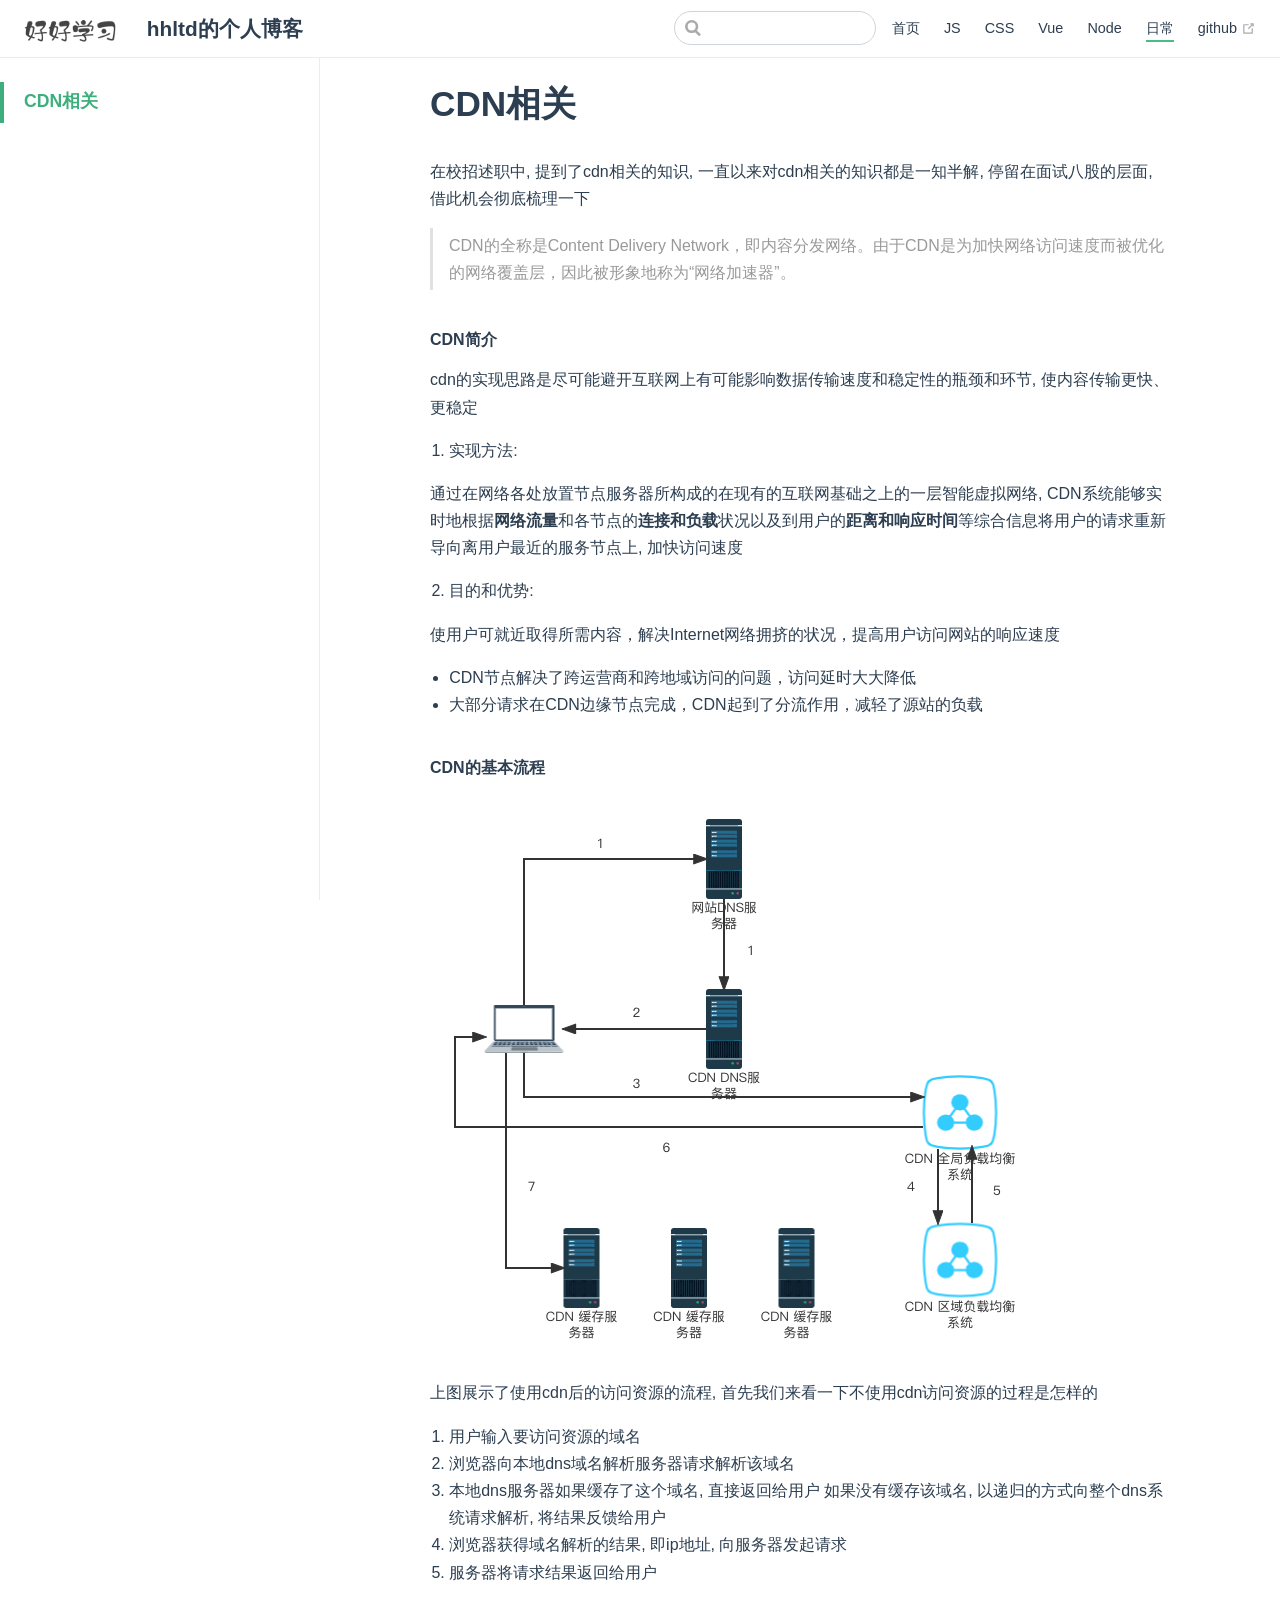
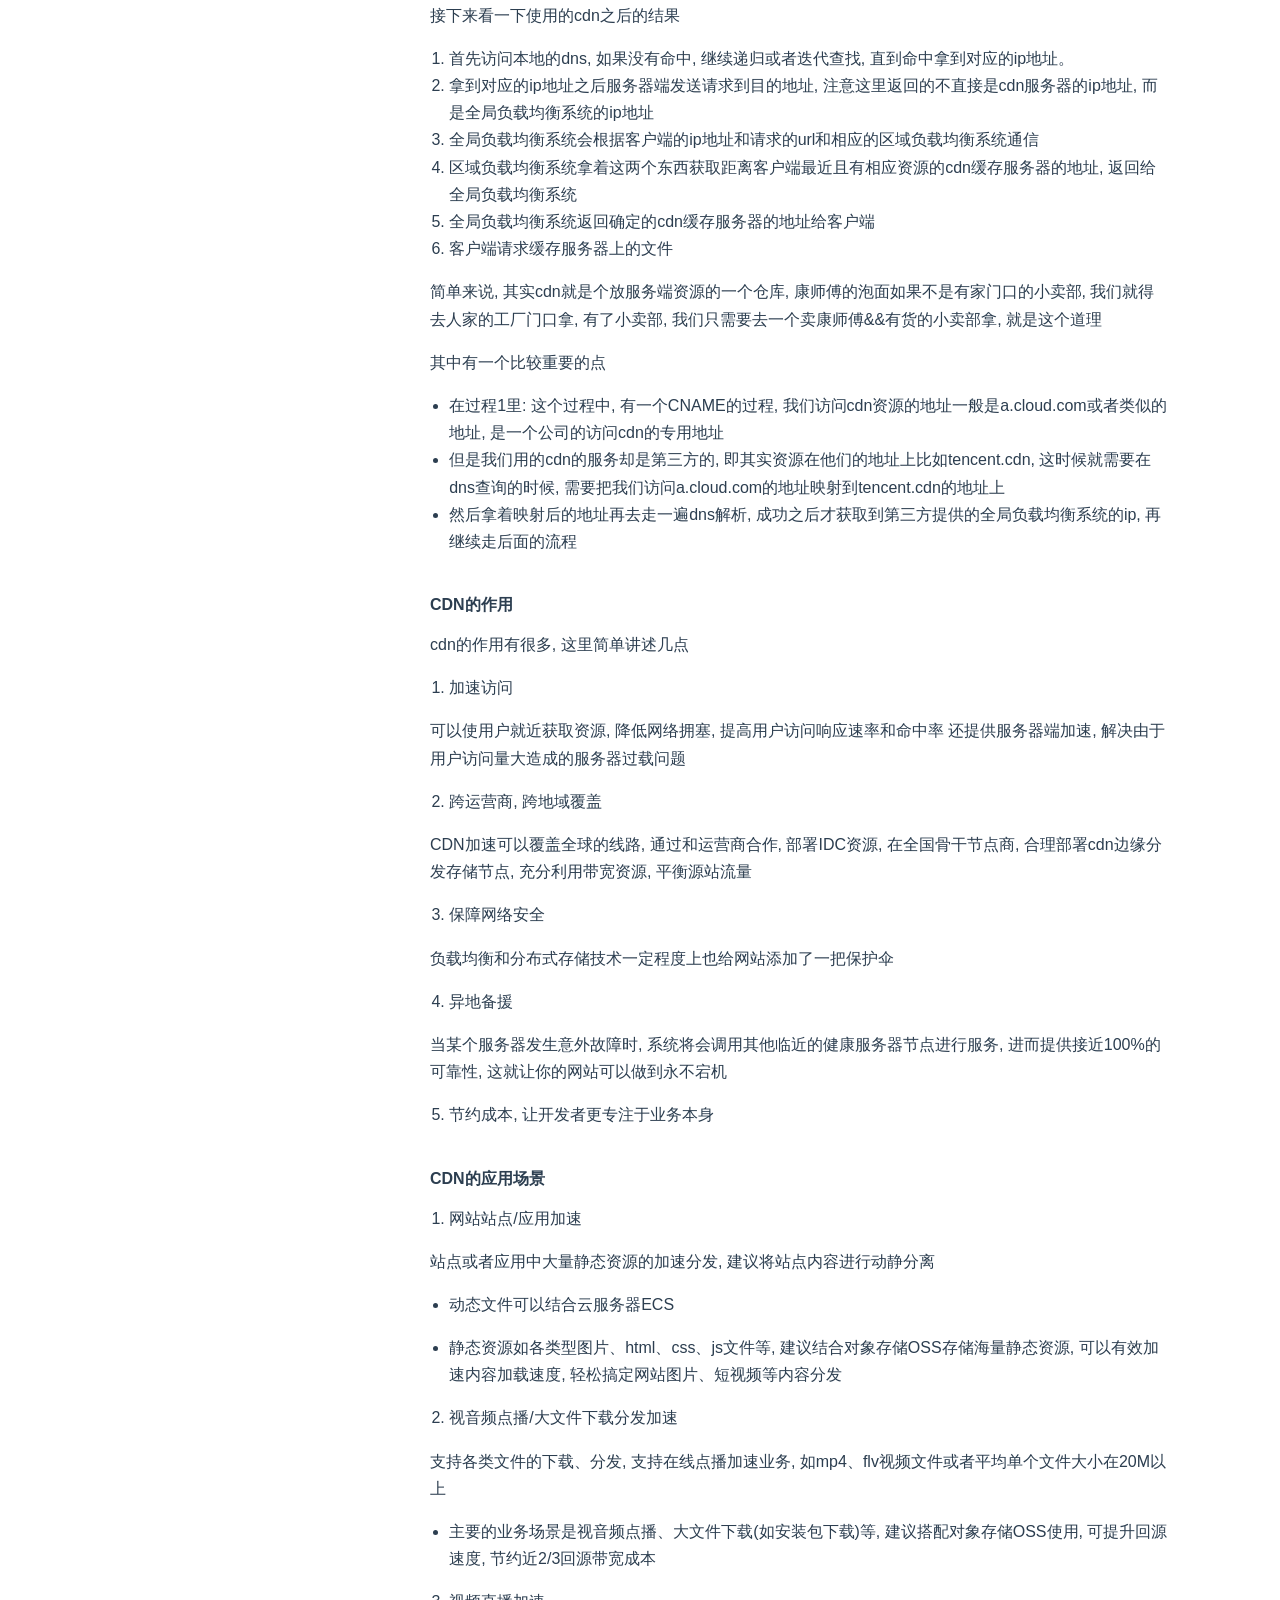
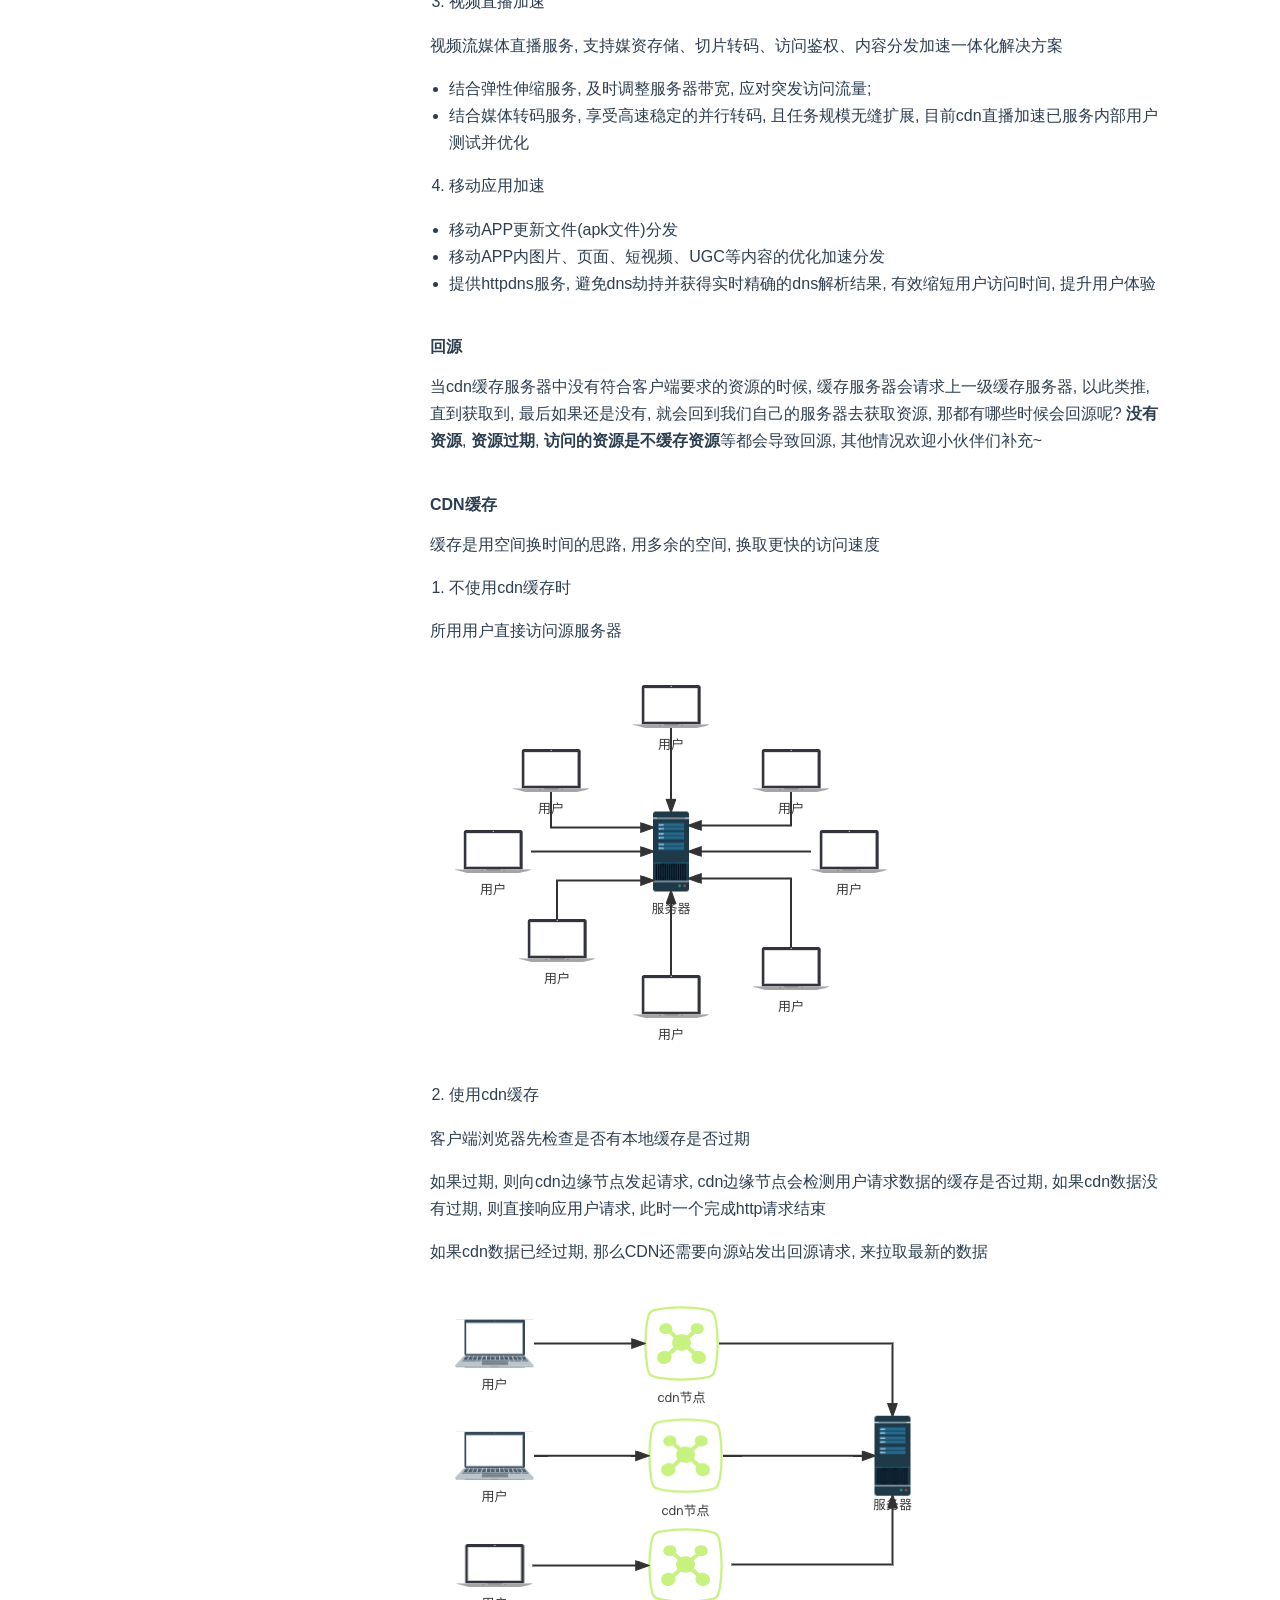
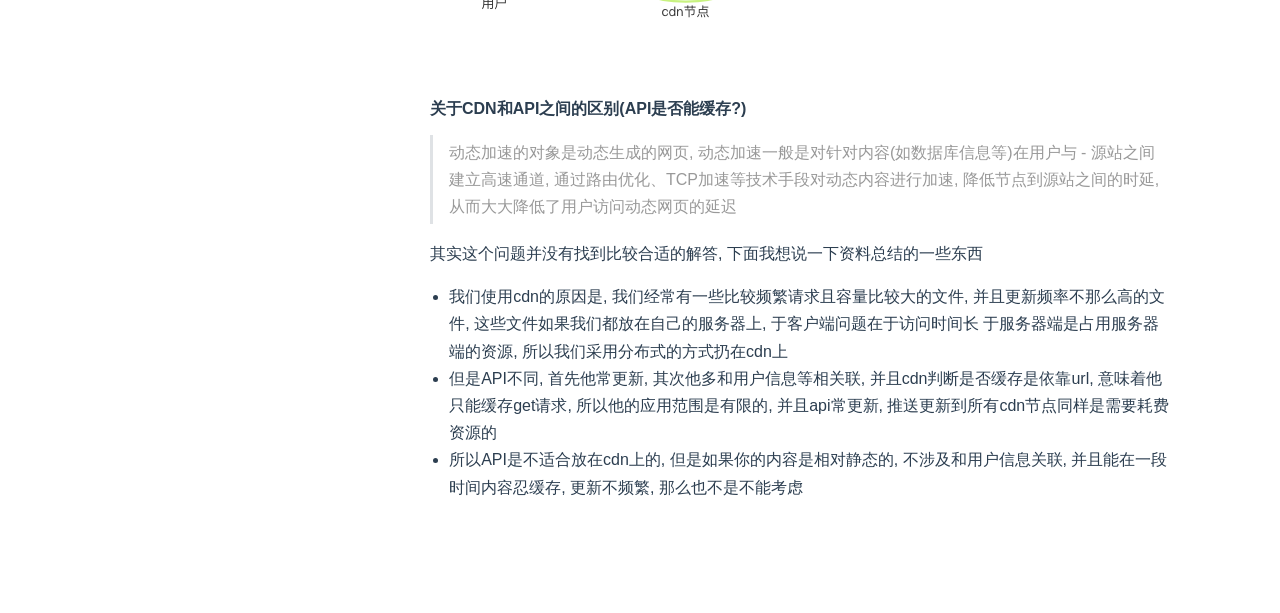
<file: others_docs/CDN相关.html>
<!DOCTYPE html>
<html lang="en-US">
  <head>
    <meta charset="utf-8">
    <meta name="viewport" content="width=device-width,initial-scale=1">
    <title>CDN相关 | hhltd的个人博客</title>
    <meta name="generator" content="VuePress 1.8.2">
    <link rel="icon" href="/favicon.ico">
    <meta name="description" content="前端开发 hhltd的个人博客">
    
    <link rel="preload" href="/assets/css/0.styles.e4d8b86b.css" as="style"><link rel="preload" href="/assets/js/app.c36be9e9.js" as="script"><link rel="preload" href="/assets/js/2.34235d8e.js" as="script"><link rel="preload" href="/assets/js/5.d117c289.js" as="script"><link rel="prefetch" href="/assets/js/10.6ce8a8cb.js"><link rel="prefetch" href="/assets/js/11.624e2edb.js"><link rel="prefetch" href="/assets/js/12.e7e1a653.js"><link rel="prefetch" href="/assets/js/13.410548ad.js"><link rel="prefetch" href="/assets/js/14.b5893008.js"><link rel="prefetch" href="/assets/js/15.2d052b5f.js"><link rel="prefetch" href="/assets/js/16.c2f7e181.js"><link rel="prefetch" href="/assets/js/17.6b15aa38.js"><link rel="prefetch" href="/assets/js/18.cf1cb7f5.js"><link rel="prefetch" href="/assets/js/19.d392b7a9.js"><link rel="prefetch" href="/assets/js/20.9732a725.js"><link rel="prefetch" href="/assets/js/3.2f02bfbf.js"><link rel="prefetch" href="/assets/js/4.f8365012.js"><link rel="prefetch" href="/assets/js/6.6b673022.js"><link rel="prefetch" href="/assets/js/7.0b9b5fee.js"><link rel="prefetch" href="/assets/js/8.b011d26d.js"><link rel="prefetch" href="/assets/js/9.e7cae791.js">
    <link rel="stylesheet" href="/assets/css/0.styles.e4d8b86b.css">
  </head>
  <body>
    <div id="app" data-server-rendered="true"><div class="theme-container"><header class="navbar"><div class="sidebar-button"><svg xmlns="http://www.w3.org/2000/svg" aria-hidden="true" role="img" viewBox="0 0 448 512" class="icon"><path fill="currentColor" d="M436 124H12c-6.627 0-12-5.373-12-12V80c0-6.627 5.373-12 12-12h424c6.627 0 12 5.373 12 12v32c0 6.627-5.373 12-12 12zm0 160H12c-6.627 0-12-5.373-12-12v-32c0-6.627 5.373-12 12-12h424c6.627 0 12 5.373 12 12v32c0 6.627-5.373 12-12 12zm0 160H12c-6.627 0-12-5.373-12-12v-32c0-6.627 5.373-12 12-12h424c6.627 0 12 5.373 12 12v32c0 6.627-5.373 12-12 12z"></path></svg></div> <a href="/" class="home-link router-link-active"><img src="/img/logo.png" alt="hhltd的个人博客" class="logo"> <span class="site-name can-hide">hhltd的个人博客</span></a> <div class="links"><div class="search-box"><input aria-label="Search" autocomplete="off" spellcheck="false" value=""> <!----></div> <nav class="nav-links can-hide"><div class="nav-item"><a href="/" class="nav-link">
  首页
</a></div><div class="nav-item"><a href="/js_docs/" class="nav-link">
  JS
</a></div><div class="nav-item"><a href="/css_docs/" class="nav-link">
  CSS
</a></div><div class="nav-item"><a href="/vue_docs/" class="nav-link">
  Vue
</a></div><div class="nav-item"><a href="/node_docs/" class="nav-link">
  Node
</a></div><div class="nav-item"><a href="/others_docs/" class="nav-link router-link-active">
  日常
</a></div><div class="nav-item"><a href="https://github.com/hhltd/hhltd.github.io" target="_blank" rel="noopener noreferrer" class="nav-link external">
  github
  <span><svg xmlns="http://www.w3.org/2000/svg" aria-hidden="true" focusable="false" x="0px" y="0px" viewBox="0 0 100 100" width="15" height="15" class="icon outbound"><path fill="currentColor" d="M18.8,85.1h56l0,0c2.2,0,4-1.8,4-4v-32h-8v28h-48v-48h28v-8h-32l0,0c-2.2,0-4,1.8-4,4v56C14.8,83.3,16.6,85.1,18.8,85.1z"></path> <polygon fill="currentColor" points="45.7,48.7 51.3,54.3 77.2,28.5 77.2,37.2 85.2,37.2 85.2,14.9 62.8,14.9 62.8,22.9 71.5,22.9"></polygon></svg> <span class="sr-only">(opens new window)</span></span></a></div> <!----></nav></div></header> <div class="sidebar-mask"></div> <aside class="sidebar"><nav class="nav-links"><div class="nav-item"><a href="/" class="nav-link">
  首页
</a></div><div class="nav-item"><a href="/js_docs/" class="nav-link">
  JS
</a></div><div class="nav-item"><a href="/css_docs/" class="nav-link">
  CSS
</a></div><div class="nav-item"><a href="/vue_docs/" class="nav-link">
  Vue
</a></div><div class="nav-item"><a href="/node_docs/" class="nav-link">
  Node
</a></div><div class="nav-item"><a href="/others_docs/" class="nav-link router-link-active">
  日常
</a></div><div class="nav-item"><a href="https://github.com/hhltd/hhltd.github.io" target="_blank" rel="noopener noreferrer" class="nav-link external">
  github
  <span><svg xmlns="http://www.w3.org/2000/svg" aria-hidden="true" focusable="false" x="0px" y="0px" viewBox="0 0 100 100" width="15" height="15" class="icon outbound"><path fill="currentColor" d="M18.8,85.1h56l0,0c2.2,0,4-1.8,4-4v-32h-8v28h-48v-48h28v-8h-32l0,0c-2.2,0-4,1.8-4,4v56C14.8,83.3,16.6,85.1,18.8,85.1z"></path> <polygon fill="currentColor" points="45.7,48.7 51.3,54.3 77.2,28.5 77.2,37.2 85.2,37.2 85.2,14.9 62.8,14.9 62.8,22.9 71.5,22.9"></polygon></svg> <span class="sr-only">(opens new window)</span></span></a></div> <!----></nav>  <ul class="sidebar-links"><li><a href="/others_docs/CDN相关.html" class="active sidebar-link">CDN相关</a></li></ul> </aside> <main class="page"> <div class="theme-default-content content__default"><h1 id="cdn相关"><a href="#cdn相关" class="header-anchor">#</a> CDN相关</h1> <p>在校招述职中, 提到了cdn相关的知识, 一直以来对cdn相关的知识都是一知半解, 停留在面试八股的层面, 借此机会彻底梳理一下</p> <blockquote><p>CDN的全称是Content Delivery Network，即内容分发网络。由于CDN是为加快网络访问速度而被优化的网络覆盖层，因此被形象地称为“网络加速器”。</p></blockquote> <h4 id="cdn简介"><a href="#cdn简介" class="header-anchor">#</a> CDN简介</h4> <p>cdn的实现思路是尽可能避开互联网上有可能影响数据传输速度和稳定性的瓶颈和环节, 使内容传输更快、更稳定</p> <ol><li>实现方法:</li></ol> <p>通过在网络各处放置节点服务器所构成的在现有的互联网基础之上的一层智能虚拟网络, CDN系统能够实时地根据<strong>网络流量</strong>和各节点的<strong>连接和负载</strong>状况以及到用户的<strong>距离和响应时间</strong>等综合信息将用户的请求重新导向离用户最近的服务节点上, 加快访问速度</p> <ol start="2"><li>目的和优势:</li></ol> <p>使用户可就近取得所需内容，解决Internet网络拥挤的状况，提高用户访问网站的响应速度</p> <ul><li>CDN节点解决了跨运营商和跨地域访问的问题，访问延时大大降低</li> <li>大部分请求在CDN边缘节点完成，CDN起到了分流作用，减轻了源站的负载</li></ul> <h4 id="cdn的基本流程"><a href="#cdn的基本流程" class="header-anchor">#</a> CDN的基本流程</h4> <p><img src="/assets/img/cdn.e3656d8a.png" alt="" title=":size=613x561"></p> <p>上图展示了使用cdn后的访问资源的流程, 首先我们来看一下不使用cdn访问资源的过程是怎样的</p> <ol><li>用户输入要访问资源的域名</li> <li>浏览器向本地dns域名解析服务器请求解析该域名</li> <li>本地dns服务器如果缓存了这个域名, 直接返回给用户
如果没有缓存该域名, 以递归的方式向整个dns系统请求解析, 将结果反馈给用户</li> <li>浏览器获得域名解析的结果, 即ip地址, 向服务器发起请求</li> <li>服务器将请求结果返回给用户</li></ol> <p>接下来看一下使用的cdn之后的结果</p> <ol><li>首先访问本地的dns, 如果没有命中, 继续递归或者迭代查找, 直到命中拿到对应的ip地址。</li> <li>拿到对应的ip地址之后服务器端发送请求到目的地址, 注意这里返回的不直接是cdn服务器的ip地址, 而是全局负载均衡系统的ip地址</li> <li>全局负载均衡系统会根据客户端的ip地址和请求的url和相应的区域负载均衡系统通信</li> <li>区域负载均衡系统拿着这两个东西获取距离客户端最近且有相应资源的cdn缓存服务器的地址, 返回给全局负载均衡系统</li> <li>全局负载均衡系统返回确定的cdn缓存服务器的地址给客户端</li> <li>客户端请求缓存服务器上的文件</li></ol> <p>简单来说, 其实cdn就是个放服务端资源的一个仓库, 康师傅的泡面如果不是有家门口的小卖部, 我们就得去人家的工厂门口拿, 有了小卖部, 我们只需要去一个卖康师傅&amp;&amp;有货的小卖部拿, 就是这个道理</p> <p>其中有一个比较重要的点</p> <ul><li>在过程1里: 这个过程中, 有一个CNAME的过程, 我们访问cdn资源的地址一般是a.cloud.com或者类似的地址, 是一个公司的访问cdn的专用地址</li> <li>但是我们用的cdn的服务却是第三方的, 即其实资源在他们的地址上比如tencent.cdn, 这时候就需要在dns查询的时候, 需要把我们访问a.cloud.com的地址映射到tencent.cdn的地址上</li> <li>然后拿着映射后的地址再去走一遍dns解析, 成功之后才获取到第三方提供的全局负载均衡系统的ip, 再继续走后面的流程</li></ul> <h4 id="cdn的作用"><a href="#cdn的作用" class="header-anchor">#</a> CDN的作用</h4> <p>cdn的作用有很多, 这里简单讲述几点</p> <ol><li>加速访问</li></ol> <p>可以使用户就近获取资源, 降低网络拥塞, 提高用户访问响应速率和命中率
还提供服务器端加速, 解决由于用户访问量大造成的服务器过载问题</p> <ol start="2"><li>跨运营商, 跨地域覆盖</li></ol> <p>CDN加速可以覆盖全球的线路, 通过和运营商合作, 部署IDC资源, 在全国骨干节点商, 合理部署cdn边缘分发存储节点, 充分利用带宽资源, 平衡源站流量</p> <ol start="3"><li>保障网络安全</li></ol> <p>负载均衡和分布式存储技术一定程度上也给网站添加了一把保护伞</p> <ol start="4"><li>异地备援</li></ol> <p>当某个服务器发生意外故障时, 系统将会调用其他临近的健康服务器节点进行服务, 进而提供接近100%的可靠性, 这就让你的网站可以做到永不宕机</p> <ol start="5"><li>节约成本, 让开发者更专注于业务本身</li></ol> <h4 id="cdn的应用场景"><a href="#cdn的应用场景" class="header-anchor">#</a> CDN的应用场景</h4> <ol><li>网站站点/应用加速</li></ol> <p>站点或者应用中大量静态资源的加速分发, 建议将站点内容进行动静分离</p> <ul><li><p>动态文件可以结合云服务器ECS</p></li> <li><p>静态资源如各类型图片、html、css、js文件等, 建议结合对象存储OSS存储海量静态资源, 可以有效加速内容加载速度, 轻松搞定网站图片、短视频等内容分发</p></li></ul> <ol start="2"><li>视音频点播/大文件下载分发加速</li></ol> <p>支持各类文件的下载、分发, 支持在线点播加速业务, 如mp4、flv视频文件或者平均单个文件大小在20M以上</p> <ul><li>主要的业务场景是视音频点播、大文件下载(如安装包下载)等, 建议搭配对象存储OSS使用, 可提升回源速度, 节约近2/3回源带宽成本</li></ul> <ol start="3"><li>视频直播加速</li></ol> <p>视频流媒体直播服务, 支持媒资存储、切片转码、访问鉴权、内容分发加速一体化解决方案</p> <ul><li>结合弹性伸缩服务, 及时调整服务器带宽, 应对突发访问流量;</li> <li>结合媒体转码服务, 享受高速稳定的并行转码, 且任务规模无缝扩展, 目前cdn直播加速已服务内部用户测试并优化</li></ul> <ol start="4"><li>移动应用加速</li></ol> <ul><li>移动APP更新文件(apk文件)分发</li> <li>移动APP内图片、页面、短视频、UGC等内容的优化加速分发</li> <li>提供httpdns服务, 避免dns劫持并获得实时精确的dns解析结果, 有效缩短用户访问时间, 提升用户体验</li></ul> <h4 id="回源"><a href="#回源" class="header-anchor">#</a> 回源</h4> <p>当cdn缓存服务器中没有符合客户端要求的资源的时候, 缓存服务器会请求上一级缓存服务器, 以此类推, 直到获取到, 最后如果还是没有, 就会回到我们自己的服务器去获取资源,
那都有哪些时候会回源呢? <strong>没有资源</strong>, <strong>资源过期</strong>, <strong>访问的资源是不缓存资源</strong>等都会导致回源, 其他情况欢迎小伙伴们补充~</p> <h4 id="cdn缓存"><a href="#cdn缓存" class="header-anchor">#</a> CDN缓存</h4> <p>缓存是用空间换时间的思路, 用多余的空间, 换取更快的访问速度</p> <ol><li>不使用cdn缓存时</li></ol> <p>所用用户直接访问源服务器</p> <p><img src="/assets/img/nocachecdn.1e5440b9.png" alt="" title=":size=482x397"></p> <ol start="2"><li>使用cdn缓存</li></ol> <p>客户端浏览器先检查是否有本地缓存是否过期</p> <p>如果过期, 则向cdn边缘节点发起请求, cdn边缘节点会检测用户请求数据的缓存是否过期, 如果cdn数据没有过期, 则直接响应用户请求, 此时一个完成http请求结束</p> <p>如果cdn数据已经过期, 那么CDN还需要向源站发出回源请求, 来拉取最新的数据</p> <p><img src="/assets/img/cachecdn.bfd05f0d.png" alt="" title=":size=505x369"></p> <h4 id="关于cdn和api之间的区别-api是否能缓存"><a href="#关于cdn和api之间的区别-api是否能缓存" class="header-anchor">#</a> 关于CDN和API之间的区别(API是否能缓存?)</h4> <blockquote><p>动态加速的对象是动态生成的网页, 动态加速一般是对针对内容(如数据库信息等)在用户与 - 源站之间建立高速通道, 通过路由优化、TCP加速等技术手段对动态内容进行加速, 降低节点到源站之间的时延, 从而大大降低了用户访问动态网页的延迟</p></blockquote> <p>其实这个问题并没有找到比较合适的解答, 下面我想说一下资料总结的一些东西</p> <ul><li>我们使用cdn的原因是, 我们经常有一些比较频繁请求且容量比较大的文件, 并且更新频率不那么高的文件, 这些文件如果我们都放在自己的服务器上, 于客户端问题在于访问时间长
于服务器端是占用服务器端的资源, 所以我们采用分布式的方式扔在cdn上</li> <li>但是API不同, 首先他常更新, 其次他多和用户信息等相关联, 并且cdn判断是否缓存是依靠url, 意味着他只能缓存get请求, 所以他的应用范围是有限的, 并且api常更新, 推送更新到所有cdn节点同样是需要耗费资源的</li> <li>所以API是不适合放在cdn上的, 但是如果你的内容是相对静态的, 不涉及和用户信息关联, 并且能在一段时间内容忍缓存, 更新不频繁, 那么也不是不能考虑</li></ul></div> <footer class="page-edit"><!----> <!----></footer> <!----> </main></div><div class="global-ui"></div></div>
    <script src="/assets/js/app.c36be9e9.js" defer></script><script src="/assets/js/2.34235d8e.js" defer></script><script src="/assets/js/5.d117c289.js" defer></script>
  </body>
</html>
</file>
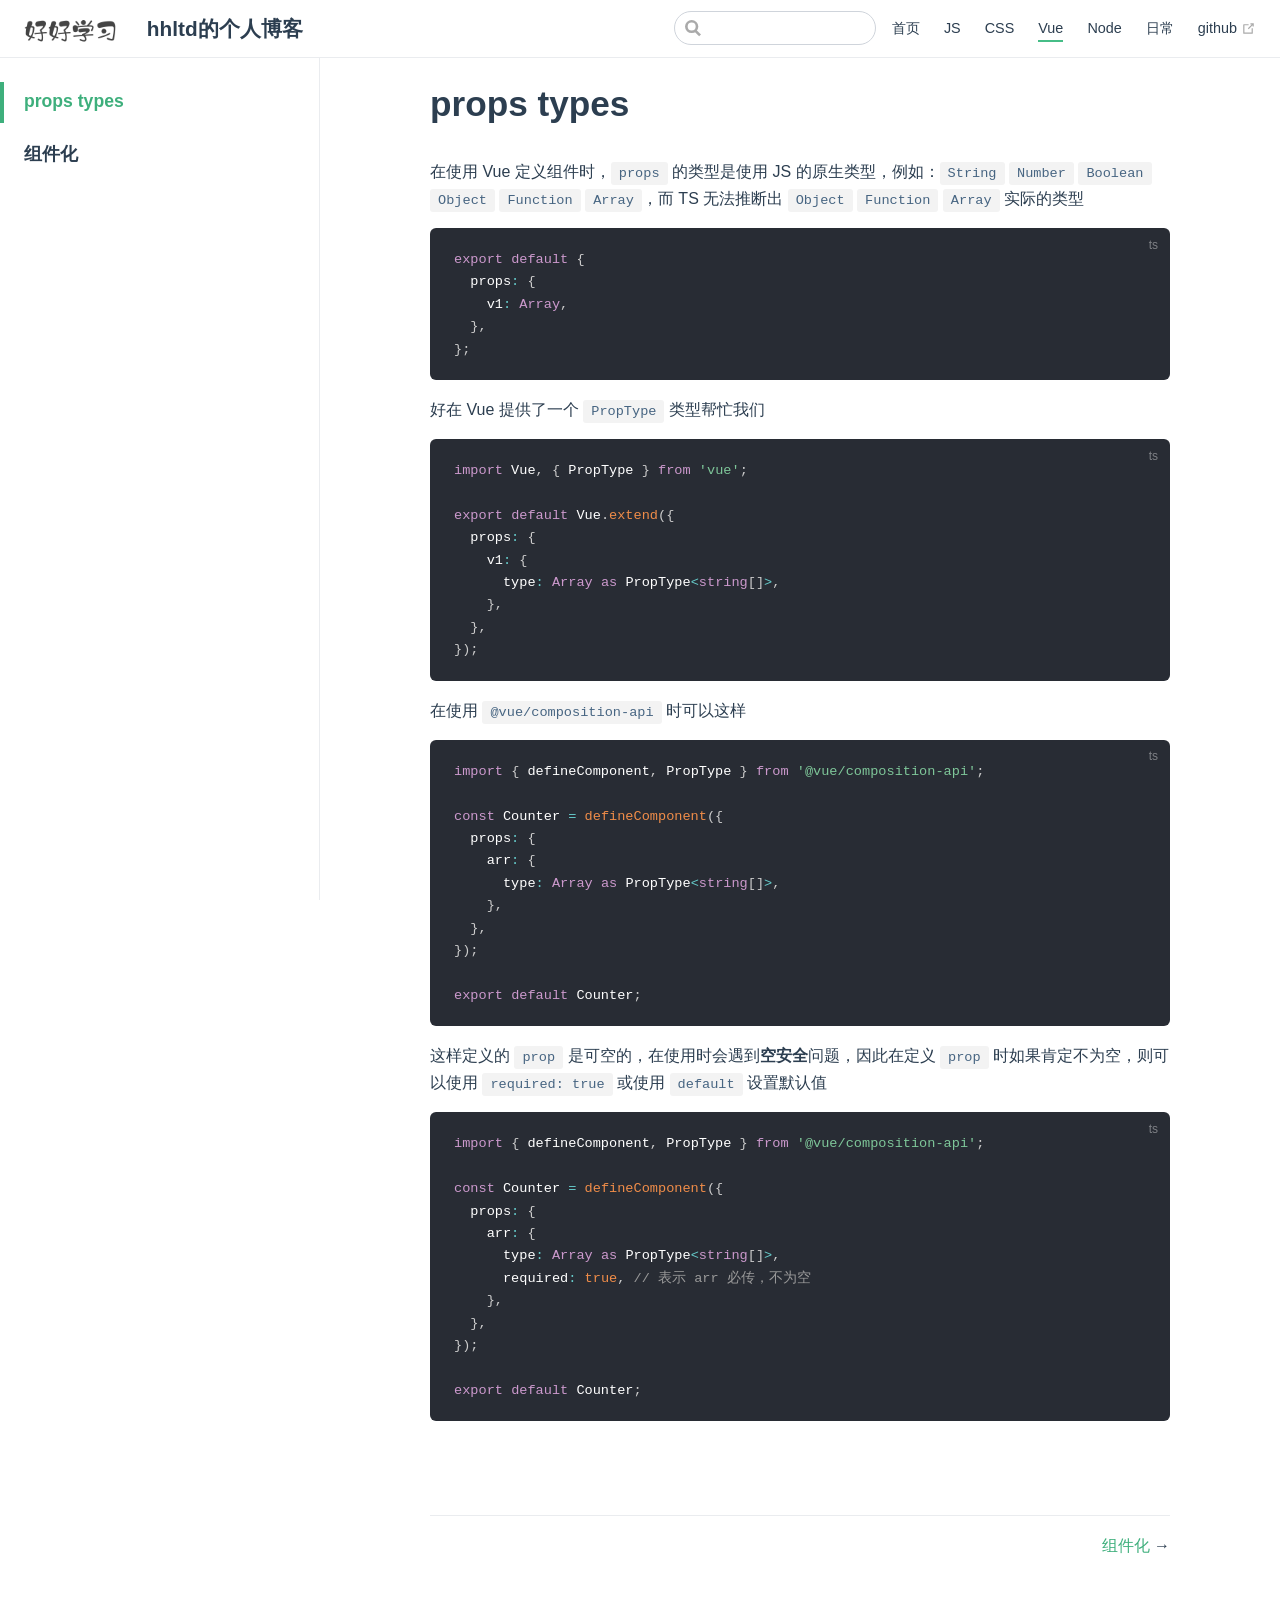
<file: vue_docs/vue3中PropType的作用.html>
<!DOCTYPE html>
<html lang="en-US">
  <head>
    <meta charset="utf-8">
    <meta name="viewport" content="width=device-width,initial-scale=1">
    <title>props types | hhltd的个人博客</title>
    <meta name="generator" content="VuePress 1.8.2">
    <link rel="icon" href="/favicon.ico">
    <meta name="description" content="前端开发 hhltd的个人博客">
    
    <link rel="preload" href="/assets/css/0.styles.e4d8b86b.css" as="style"><link rel="preload" href="/assets/js/app.c36be9e9.js" as="script"><link rel="preload" href="/assets/js/2.34235d8e.js" as="script"><link rel="preload" href="/assets/js/20.9732a725.js" as="script"><link rel="prefetch" href="/assets/js/10.6ce8a8cb.js"><link rel="prefetch" href="/assets/js/11.624e2edb.js"><link rel="prefetch" href="/assets/js/12.e7e1a653.js"><link rel="prefetch" href="/assets/js/13.410548ad.js"><link rel="prefetch" href="/assets/js/14.b5893008.js"><link rel="prefetch" href="/assets/js/15.2d052b5f.js"><link rel="prefetch" href="/assets/js/16.c2f7e181.js"><link rel="prefetch" href="/assets/js/17.6b15aa38.js"><link rel="prefetch" href="/assets/js/18.cf1cb7f5.js"><link rel="prefetch" href="/assets/js/19.d392b7a9.js"><link rel="prefetch" href="/assets/js/3.2f02bfbf.js"><link rel="prefetch" href="/assets/js/4.f8365012.js"><link rel="prefetch" href="/assets/js/5.d117c289.js"><link rel="prefetch" href="/assets/js/6.6b673022.js"><link rel="prefetch" href="/assets/js/7.0b9b5fee.js"><link rel="prefetch" href="/assets/js/8.b011d26d.js"><link rel="prefetch" href="/assets/js/9.e7cae791.js">
    <link rel="stylesheet" href="/assets/css/0.styles.e4d8b86b.css">
  </head>
  <body>
    <div id="app" data-server-rendered="true"><div class="theme-container"><header class="navbar"><div class="sidebar-button"><svg xmlns="http://www.w3.org/2000/svg" aria-hidden="true" role="img" viewBox="0 0 448 512" class="icon"><path fill="currentColor" d="M436 124H12c-6.627 0-12-5.373-12-12V80c0-6.627 5.373-12 12-12h424c6.627 0 12 5.373 12 12v32c0 6.627-5.373 12-12 12zm0 160H12c-6.627 0-12-5.373-12-12v-32c0-6.627 5.373-12 12-12h424c6.627 0 12 5.373 12 12v32c0 6.627-5.373 12-12 12zm0 160H12c-6.627 0-12-5.373-12-12v-32c0-6.627 5.373-12 12-12h424c6.627 0 12 5.373 12 12v32c0 6.627-5.373 12-12 12z"></path></svg></div> <a href="/" class="home-link router-link-active"><img src="/img/logo.png" alt="hhltd的个人博客" class="logo"> <span class="site-name can-hide">hhltd的个人博客</span></a> <div class="links"><div class="search-box"><input aria-label="Search" autocomplete="off" spellcheck="false" value=""> <!----></div> <nav class="nav-links can-hide"><div class="nav-item"><a href="/" class="nav-link">
  首页
</a></div><div class="nav-item"><a href="/js_docs/" class="nav-link">
  JS
</a></div><div class="nav-item"><a href="/css_docs/" class="nav-link">
  CSS
</a></div><div class="nav-item"><a href="/vue_docs/" class="nav-link router-link-active">
  Vue
</a></div><div class="nav-item"><a href="/node_docs/" class="nav-link">
  Node
</a></div><div class="nav-item"><a href="/others_docs/" class="nav-link">
  日常
</a></div><div class="nav-item"><a href="https://github.com/hhltd/hhltd.github.io" target="_blank" rel="noopener noreferrer" class="nav-link external">
  github
  <span><svg xmlns="http://www.w3.org/2000/svg" aria-hidden="true" focusable="false" x="0px" y="0px" viewBox="0 0 100 100" width="15" height="15" class="icon outbound"><path fill="currentColor" d="M18.8,85.1h56l0,0c2.2,0,4-1.8,4-4v-32h-8v28h-48v-48h28v-8h-32l0,0c-2.2,0-4,1.8-4,4v56C14.8,83.3,16.6,85.1,18.8,85.1z"></path> <polygon fill="currentColor" points="45.7,48.7 51.3,54.3 77.2,28.5 77.2,37.2 85.2,37.2 85.2,14.9 62.8,14.9 62.8,22.9 71.5,22.9"></polygon></svg> <span class="sr-only">(opens new window)</span></span></a></div> <!----></nav></div></header> <div class="sidebar-mask"></div> <aside class="sidebar"><nav class="nav-links"><div class="nav-item"><a href="/" class="nav-link">
  首页
</a></div><div class="nav-item"><a href="/js_docs/" class="nav-link">
  JS
</a></div><div class="nav-item"><a href="/css_docs/" class="nav-link">
  CSS
</a></div><div class="nav-item"><a href="/vue_docs/" class="nav-link router-link-active">
  Vue
</a></div><div class="nav-item"><a href="/node_docs/" class="nav-link">
  Node
</a></div><div class="nav-item"><a href="/others_docs/" class="nav-link">
  日常
</a></div><div class="nav-item"><a href="https://github.com/hhltd/hhltd.github.io" target="_blank" rel="noopener noreferrer" class="nav-link external">
  github
  <span><svg xmlns="http://www.w3.org/2000/svg" aria-hidden="true" focusable="false" x="0px" y="0px" viewBox="0 0 100 100" width="15" height="15" class="icon outbound"><path fill="currentColor" d="M18.8,85.1h56l0,0c2.2,0,4-1.8,4-4v-32h-8v28h-48v-48h28v-8h-32l0,0c-2.2,0-4,1.8-4,4v56C14.8,83.3,16.6,85.1,18.8,85.1z"></path> <polygon fill="currentColor" points="45.7,48.7 51.3,54.3 77.2,28.5 77.2,37.2 85.2,37.2 85.2,14.9 62.8,14.9 62.8,22.9 71.5,22.9"></polygon></svg> <span class="sr-only">(opens new window)</span></span></a></div> <!----></nav>  <ul class="sidebar-links"><li><a href="/vue_docs/vue3中PropType的作用.html" class="active sidebar-link">props types</a></li><li><a href="/vue_docs/组件化.html" class="sidebar-link">组件化</a></li></ul> </aside> <main class="page"> <div class="theme-default-content content__default"><h1 id="props-types"><a href="#props-types" class="header-anchor">#</a> props types</h1> <p>在使用 Vue 定义组件时，<code>props</code> 的类型是使用 JS 的原生类型，例如：<code>String</code> <code>Number</code> <code>Boolean</code> <code>Object</code> <code>Function</code> <code>Array</code>，而 TS 无法推断出 <code>Object</code> <code>Function</code> <code>Array</code> 实际的类型</p> <div class="language-ts extra-class"><pre class="language-ts"><code><span class="token keyword">export</span> <span class="token keyword">default</span> <span class="token punctuation">{</span>
  props<span class="token operator">:</span> <span class="token punctuation">{</span>
    v1<span class="token operator">:</span> <span class="token builtin">Array</span><span class="token punctuation">,</span>
  <span class="token punctuation">}</span><span class="token punctuation">,</span>
<span class="token punctuation">}</span><span class="token punctuation">;</span>
</code></pre></div><p>好在 Vue 提供了一个 <code>PropType</code> 类型帮忙我们</p> <div class="language-ts extra-class"><pre class="language-ts"><code><span class="token keyword">import</span> Vue<span class="token punctuation">,</span> <span class="token punctuation">{</span> PropType <span class="token punctuation">}</span> <span class="token keyword">from</span> <span class="token string">'vue'</span><span class="token punctuation">;</span>

<span class="token keyword">export</span> <span class="token keyword">default</span> Vue<span class="token punctuation">.</span><span class="token function">extend</span><span class="token punctuation">(</span><span class="token punctuation">{</span>
  props<span class="token operator">:</span> <span class="token punctuation">{</span>
    v1<span class="token operator">:</span> <span class="token punctuation">{</span>
      type<span class="token operator">:</span> <span class="token builtin">Array</span> <span class="token keyword">as</span> PropType<span class="token operator">&lt;</span><span class="token builtin">string</span><span class="token punctuation">[</span><span class="token punctuation">]</span><span class="token operator">&gt;</span><span class="token punctuation">,</span>
    <span class="token punctuation">}</span><span class="token punctuation">,</span>
  <span class="token punctuation">}</span><span class="token punctuation">,</span>
<span class="token punctuation">}</span><span class="token punctuation">)</span><span class="token punctuation">;</span>
</code></pre></div><p>在使用 <code>@vue/composition-api</code> 时可以这样</p> <div class="language-ts extra-class"><pre class="language-ts"><code><span class="token keyword">import</span> <span class="token punctuation">{</span> defineComponent<span class="token punctuation">,</span> PropType <span class="token punctuation">}</span> <span class="token keyword">from</span> <span class="token string">'@vue/composition-api'</span><span class="token punctuation">;</span>

<span class="token keyword">const</span> Counter <span class="token operator">=</span> <span class="token function">defineComponent</span><span class="token punctuation">(</span><span class="token punctuation">{</span>
  props<span class="token operator">:</span> <span class="token punctuation">{</span>
    arr<span class="token operator">:</span> <span class="token punctuation">{</span>
      type<span class="token operator">:</span> <span class="token builtin">Array</span> <span class="token keyword">as</span> PropType<span class="token operator">&lt;</span><span class="token builtin">string</span><span class="token punctuation">[</span><span class="token punctuation">]</span><span class="token operator">&gt;</span><span class="token punctuation">,</span>
    <span class="token punctuation">}</span><span class="token punctuation">,</span>
  <span class="token punctuation">}</span><span class="token punctuation">,</span>
<span class="token punctuation">}</span><span class="token punctuation">)</span><span class="token punctuation">;</span>

<span class="token keyword">export</span> <span class="token keyword">default</span> Counter<span class="token punctuation">;</span>
</code></pre></div><p>这样定义的 <code>prop</code> 是可空的，在使用时会遇到<strong>空安全</strong>问题，因此在定义 <code>prop</code> 时如果肯定不为空，则可以使用 <code>required: true</code> 或使用 <code>default</code> 设置默认值</p> <div class="language-ts extra-class"><pre class="language-ts"><code><span class="token keyword">import</span> <span class="token punctuation">{</span> defineComponent<span class="token punctuation">,</span> PropType <span class="token punctuation">}</span> <span class="token keyword">from</span> <span class="token string">'@vue/composition-api'</span><span class="token punctuation">;</span>

<span class="token keyword">const</span> Counter <span class="token operator">=</span> <span class="token function">defineComponent</span><span class="token punctuation">(</span><span class="token punctuation">{</span>
  props<span class="token operator">:</span> <span class="token punctuation">{</span>
    arr<span class="token operator">:</span> <span class="token punctuation">{</span>
      type<span class="token operator">:</span> <span class="token builtin">Array</span> <span class="token keyword">as</span> PropType<span class="token operator">&lt;</span><span class="token builtin">string</span><span class="token punctuation">[</span><span class="token punctuation">]</span><span class="token operator">&gt;</span><span class="token punctuation">,</span>
      required<span class="token operator">:</span> <span class="token boolean">true</span><span class="token punctuation">,</span> <span class="token comment">// 表示 arr 必传，不为空</span>
    <span class="token punctuation">}</span><span class="token punctuation">,</span>
  <span class="token punctuation">}</span><span class="token punctuation">,</span>
<span class="token punctuation">}</span><span class="token punctuation">)</span><span class="token punctuation">;</span>

<span class="token keyword">export</span> <span class="token keyword">default</span> Counter<span class="token punctuation">;</span>
</code></pre></div></div> <footer class="page-edit"><!----> <!----></footer> <div class="page-nav"><p class="inner"><!----> <span class="next"><a href="/vue_docs/组件化.html">
        组件化
      </a>
      →
    </span></p></div> </main></div><div class="global-ui"></div></div>
    <script src="/assets/js/app.c36be9e9.js" defer></script><script src="/assets/js/2.34235d8e.js" defer></script><script src="/assets/js/20.9732a725.js" defer></script>
  </body>
</html>
</file>
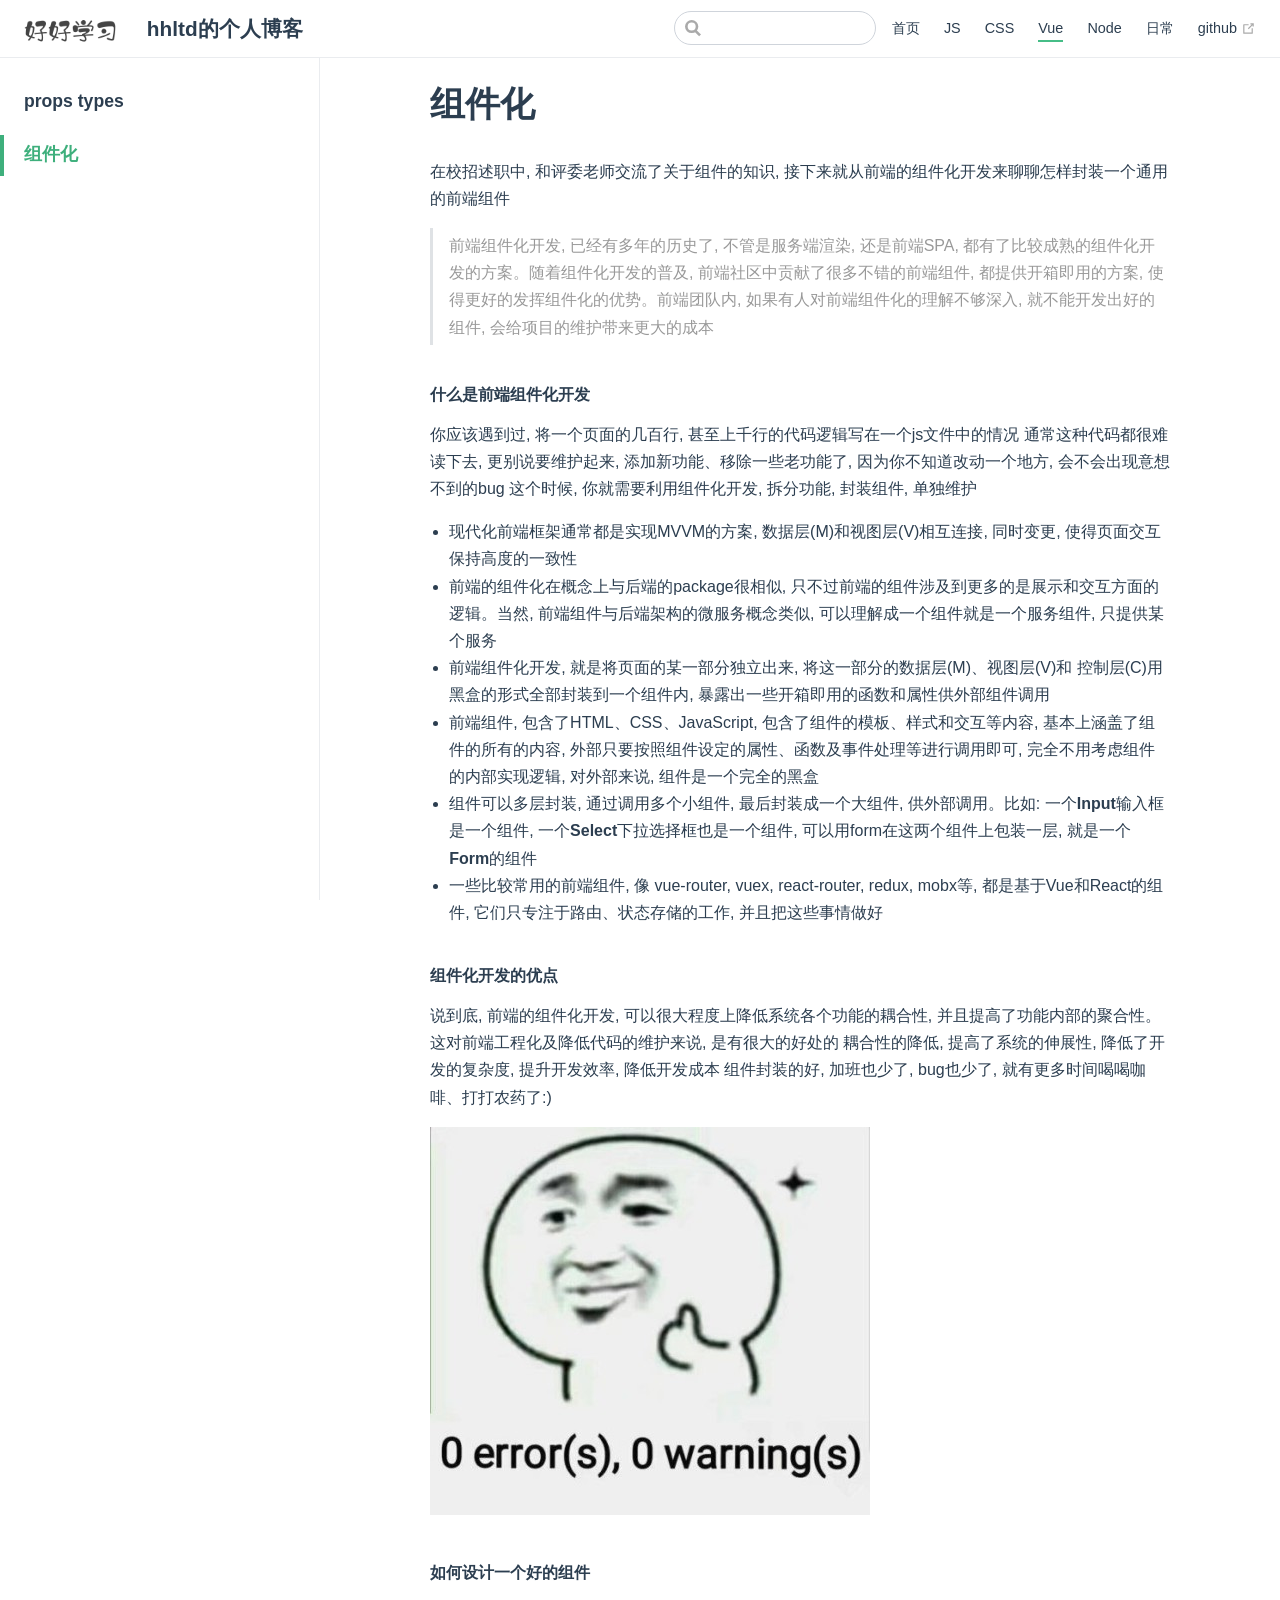
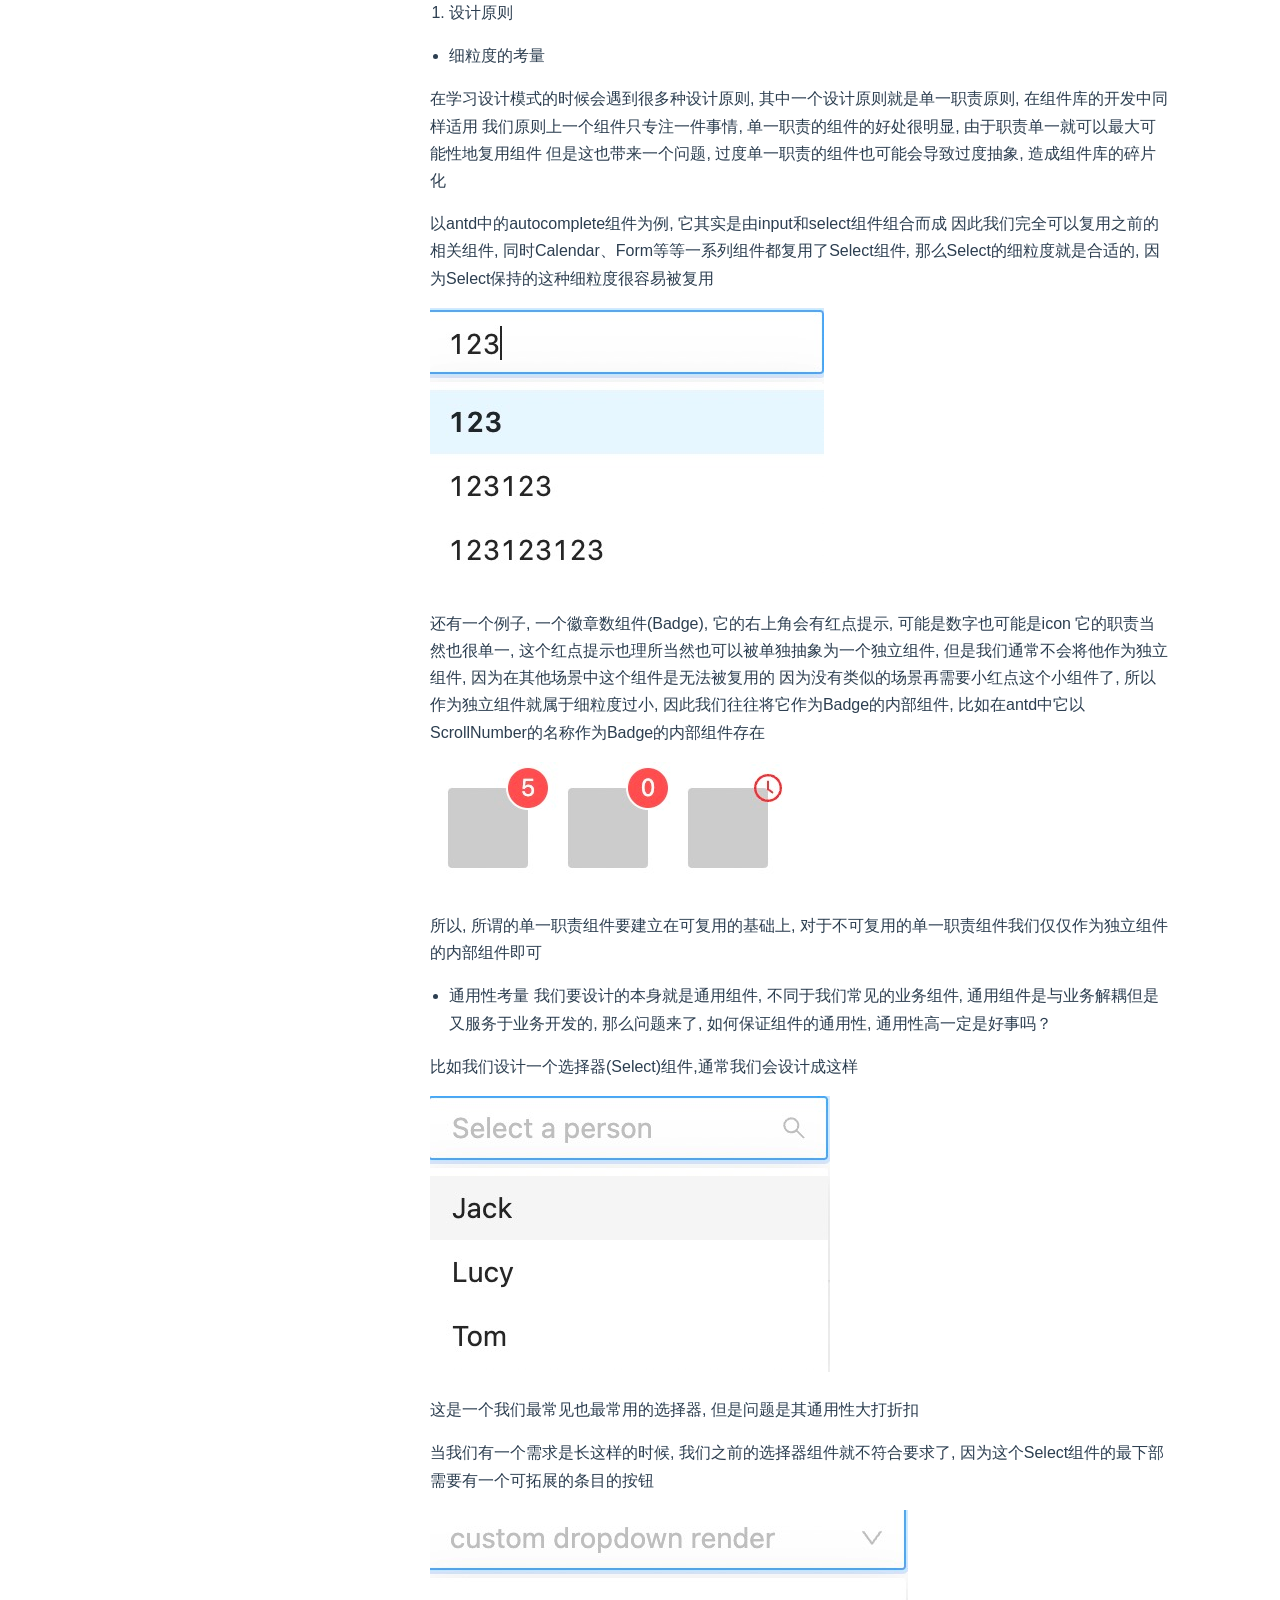
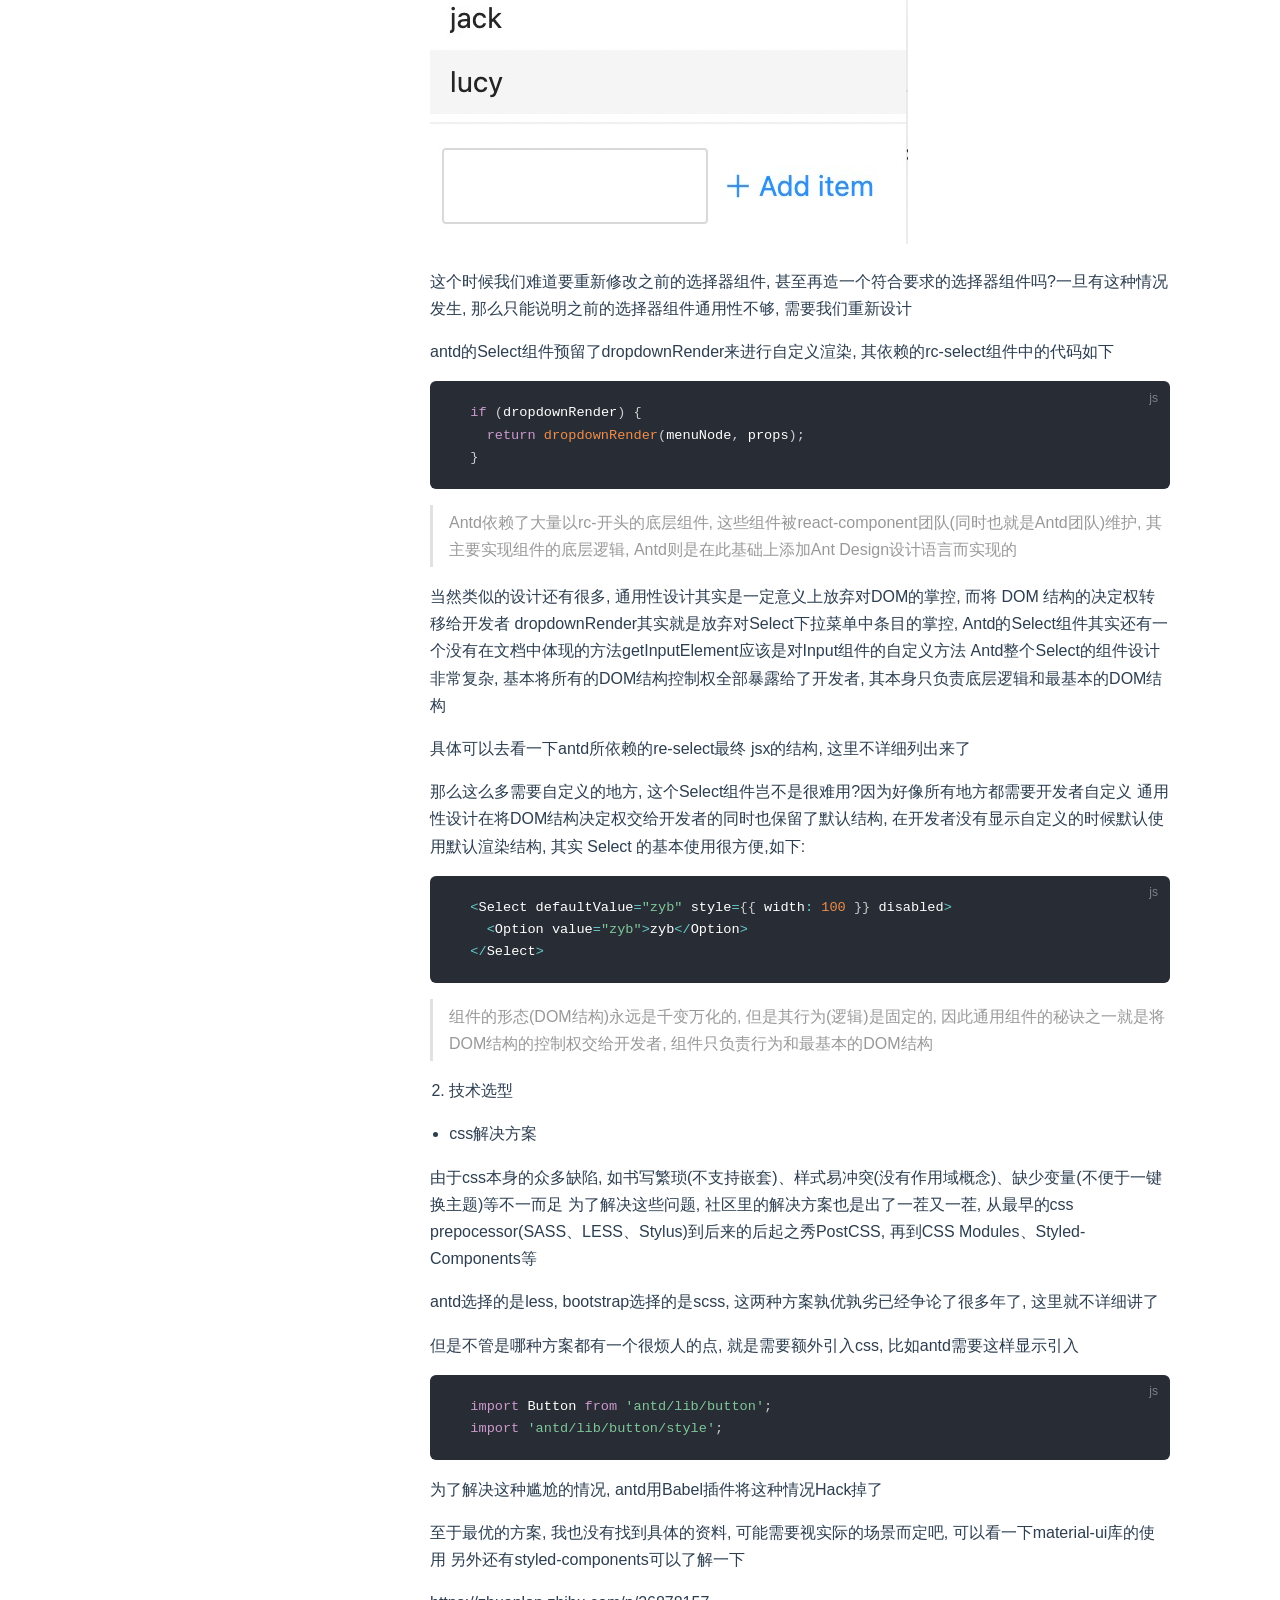
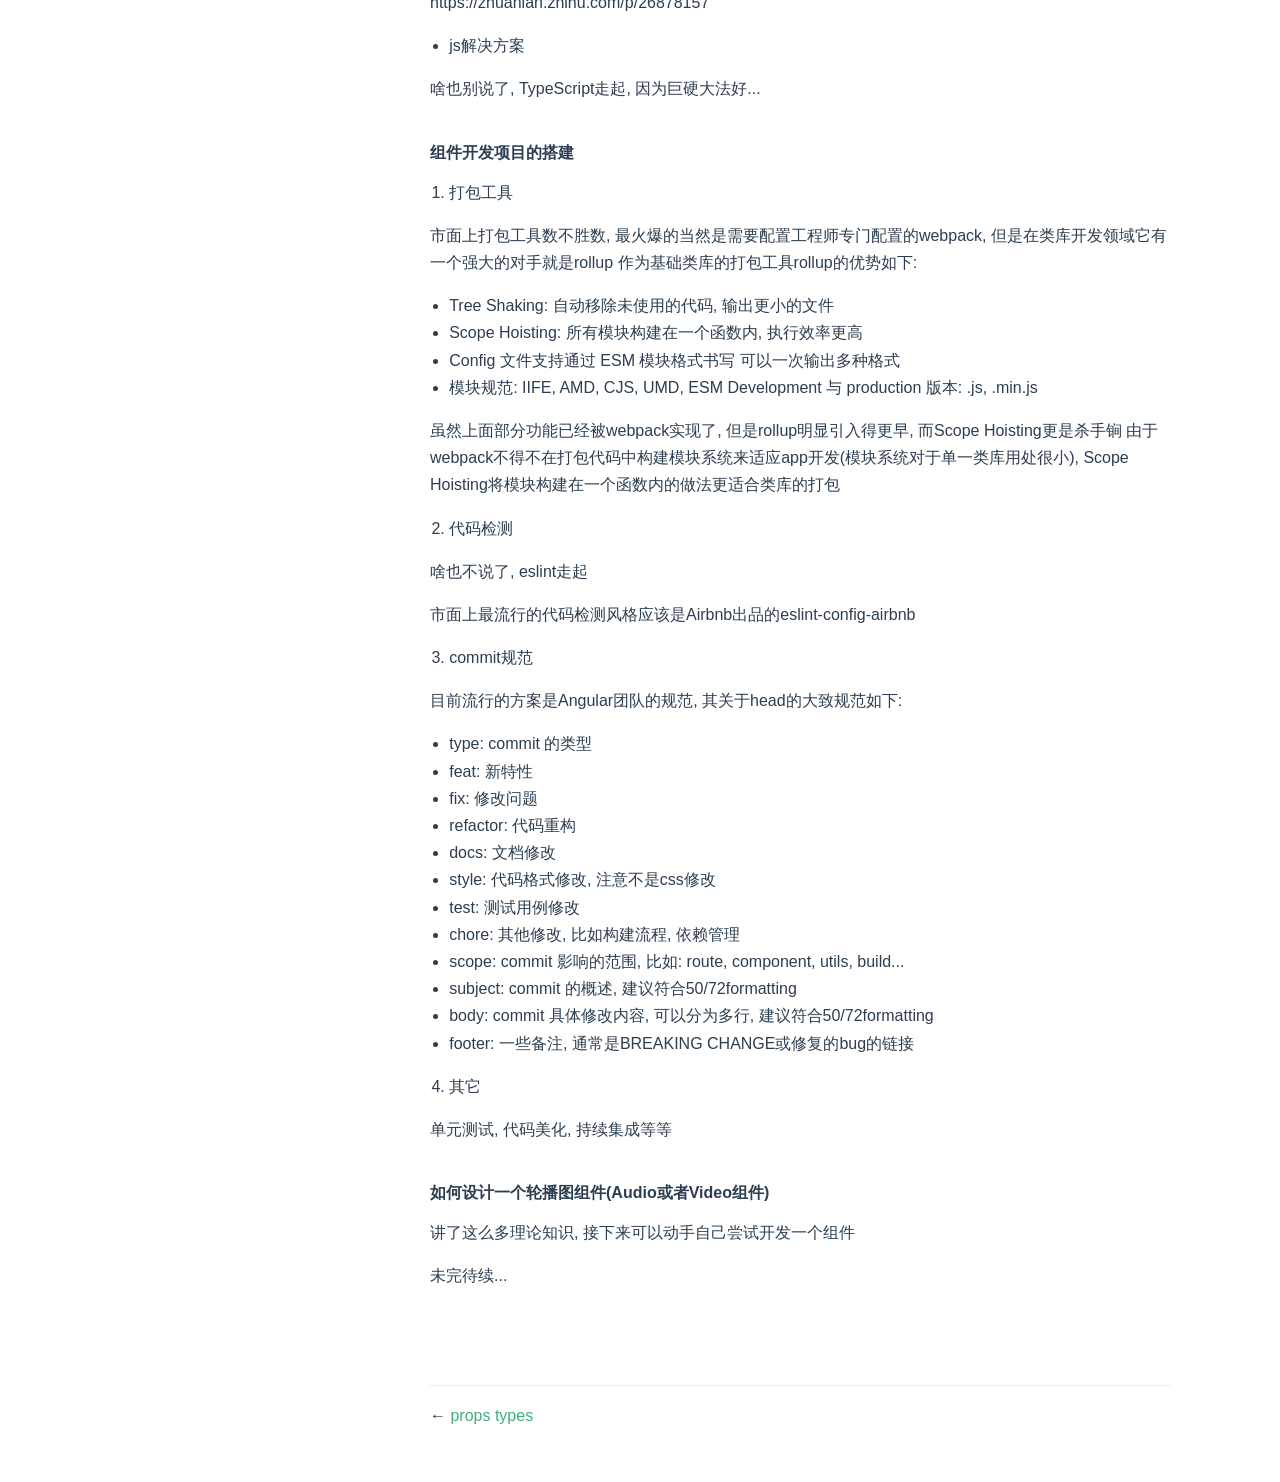
<file: vue_docs/组件化.html>
<!DOCTYPE html>
<html lang="en-US">
  <head>
    <meta charset="utf-8">
    <meta name="viewport" content="width=device-width,initial-scale=1">
    <title>组件化 | hhltd的个人博客</title>
    <meta name="generator" content="VuePress 1.8.2">
    <link rel="icon" href="/favicon.ico">
    <meta name="description" content="前端开发 hhltd的个人博客">
    
    <link rel="preload" href="/assets/css/0.styles.e4d8b86b.css" as="style"><link rel="preload" href="/assets/js/app.c36be9e9.js" as="script"><link rel="preload" href="/assets/js/2.34235d8e.js" as="script"><link rel="preload" href="/assets/js/4.f8365012.js" as="script"><link rel="prefetch" href="/assets/js/10.6ce8a8cb.js"><link rel="prefetch" href="/assets/js/11.624e2edb.js"><link rel="prefetch" href="/assets/js/12.e7e1a653.js"><link rel="prefetch" href="/assets/js/13.410548ad.js"><link rel="prefetch" href="/assets/js/14.b5893008.js"><link rel="prefetch" href="/assets/js/15.2d052b5f.js"><link rel="prefetch" href="/assets/js/16.c2f7e181.js"><link rel="prefetch" href="/assets/js/17.6b15aa38.js"><link rel="prefetch" href="/assets/js/18.cf1cb7f5.js"><link rel="prefetch" href="/assets/js/19.d392b7a9.js"><link rel="prefetch" href="/assets/js/20.9732a725.js"><link rel="prefetch" href="/assets/js/3.2f02bfbf.js"><link rel="prefetch" href="/assets/js/5.d117c289.js"><link rel="prefetch" href="/assets/js/6.6b673022.js"><link rel="prefetch" href="/assets/js/7.0b9b5fee.js"><link rel="prefetch" href="/assets/js/8.b011d26d.js"><link rel="prefetch" href="/assets/js/9.e7cae791.js">
    <link rel="stylesheet" href="/assets/css/0.styles.e4d8b86b.css">
  </head>
  <body>
    <div id="app" data-server-rendered="true"><div class="theme-container"><header class="navbar"><div class="sidebar-button"><svg xmlns="http://www.w3.org/2000/svg" aria-hidden="true" role="img" viewBox="0 0 448 512" class="icon"><path fill="currentColor" d="M436 124H12c-6.627 0-12-5.373-12-12V80c0-6.627 5.373-12 12-12h424c6.627 0 12 5.373 12 12v32c0 6.627-5.373 12-12 12zm0 160H12c-6.627 0-12-5.373-12-12v-32c0-6.627 5.373-12 12-12h424c6.627 0 12 5.373 12 12v32c0 6.627-5.373 12-12 12zm0 160H12c-6.627 0-12-5.373-12-12v-32c0-6.627 5.373-12 12-12h424c6.627 0 12 5.373 12 12v32c0 6.627-5.373 12-12 12z"></path></svg></div> <a href="/" class="home-link router-link-active"><img src="/img/logo.png" alt="hhltd的个人博客" class="logo"> <span class="site-name can-hide">hhltd的个人博客</span></a> <div class="links"><div class="search-box"><input aria-label="Search" autocomplete="off" spellcheck="false" value=""> <!----></div> <nav class="nav-links can-hide"><div class="nav-item"><a href="/" class="nav-link">
  首页
</a></div><div class="nav-item"><a href="/js_docs/" class="nav-link">
  JS
</a></div><div class="nav-item"><a href="/css_docs/" class="nav-link">
  CSS
</a></div><div class="nav-item"><a href="/vue_docs/" class="nav-link router-link-active">
  Vue
</a></div><div class="nav-item"><a href="/node_docs/" class="nav-link">
  Node
</a></div><div class="nav-item"><a href="/others_docs/" class="nav-link">
  日常
</a></div><div class="nav-item"><a href="https://github.com/hhltd/hhltd.github.io" target="_blank" rel="noopener noreferrer" class="nav-link external">
  github
  <span><svg xmlns="http://www.w3.org/2000/svg" aria-hidden="true" focusable="false" x="0px" y="0px" viewBox="0 0 100 100" width="15" height="15" class="icon outbound"><path fill="currentColor" d="M18.8,85.1h56l0,0c2.2,0,4-1.8,4-4v-32h-8v28h-48v-48h28v-8h-32l0,0c-2.2,0-4,1.8-4,4v56C14.8,83.3,16.6,85.1,18.8,85.1z"></path> <polygon fill="currentColor" points="45.7,48.7 51.3,54.3 77.2,28.5 77.2,37.2 85.2,37.2 85.2,14.9 62.8,14.9 62.8,22.9 71.5,22.9"></polygon></svg> <span class="sr-only">(opens new window)</span></span></a></div> <!----></nav></div></header> <div class="sidebar-mask"></div> <aside class="sidebar"><nav class="nav-links"><div class="nav-item"><a href="/" class="nav-link">
  首页
</a></div><div class="nav-item"><a href="/js_docs/" class="nav-link">
  JS
</a></div><div class="nav-item"><a href="/css_docs/" class="nav-link">
  CSS
</a></div><div class="nav-item"><a href="/vue_docs/" class="nav-link router-link-active">
  Vue
</a></div><div class="nav-item"><a href="/node_docs/" class="nav-link">
  Node
</a></div><div class="nav-item"><a href="/others_docs/" class="nav-link">
  日常
</a></div><div class="nav-item"><a href="https://github.com/hhltd/hhltd.github.io" target="_blank" rel="noopener noreferrer" class="nav-link external">
  github
  <span><svg xmlns="http://www.w3.org/2000/svg" aria-hidden="true" focusable="false" x="0px" y="0px" viewBox="0 0 100 100" width="15" height="15" class="icon outbound"><path fill="currentColor" d="M18.8,85.1h56l0,0c2.2,0,4-1.8,4-4v-32h-8v28h-48v-48h28v-8h-32l0,0c-2.2,0-4,1.8-4,4v56C14.8,83.3,16.6,85.1,18.8,85.1z"></path> <polygon fill="currentColor" points="45.7,48.7 51.3,54.3 77.2,28.5 77.2,37.2 85.2,37.2 85.2,14.9 62.8,14.9 62.8,22.9 71.5,22.9"></polygon></svg> <span class="sr-only">(opens new window)</span></span></a></div> <!----></nav>  <ul class="sidebar-links"><li><a href="/vue_docs/vue3中PropType的作用.html" class="sidebar-link">props types</a></li><li><a href="/vue_docs/组件化.html" class="active sidebar-link">组件化</a></li></ul> </aside> <main class="page"> <div class="theme-default-content content__default"><h1 id="组件化"><a href="#组件化" class="header-anchor">#</a> 组件化</h1> <p>在校招述职中, 和评委老师交流了关于组件的知识, 接下来就从前端的组件化开发来聊聊怎样封装一个通用的前端组件</p> <blockquote><p>前端组件化开发, 已经有多年的历史了, 不管是服务端渲染, 还是前端SPA, 都有了比较成熟的组件化开发的方案。随着组件化开发的普及, 前端社区中贡献了很多不错的前端组件, 都提供开箱即用的方案, 使得更好的发挥组件化的优势。前端团队内, 如果有人对前端组件化的理解不够深入, 就不能开发出好的组件, 会给项目的维护带来更大的成本</p></blockquote> <h4 id="什么是前端组件化开发"><a href="#什么是前端组件化开发" class="header-anchor">#</a> 什么是前端组件化开发</h4> <p>你应该遇到过, 将一个页面的几百行, 甚至上千行的代码逻辑写在一个js文件中的情况
通常这种代码都很难读下去, 更别说要维护起来, 添加新功能、移除一些老功能了, 因为你不知道改动一个地方, 会不会出现意想不到的bug
这个时候, 你就需要利用组件化开发, 拆分功能, 封装组件, 单独维护</p> <ul><li>现代化前端框架通常都是实现MVVM的方案, 数据层(M)和视图层(V)相互连接, 同时变更, 使得页面交互保持高度的一致性</li> <li>前端的组件化在概念上与后端的package很相似, 只不过前端的组件涉及到更多的是展示和交互方面的逻辑。当然, 前端组件与后端架构的微服务概念类似, 可以理解成一个组件就是一个服务组件, 只提供某个服务</li> <li>前端组件化开发, 就是将页面的某一部分独立出来, 将这一部分的数据层(M)、视图层(V)和 控制层(C)用黑盒的形式全部封装到一个组件内, 暴露出一些开箱即用的函数和属性供外部组件调用</li> <li>前端组件, 包含了HTML、CSS、JavaScript, 包含了组件的模板、样式和交互等内容, 基本上涵盖了组件的所有的内容, 外部只要按照组件设定的属性、函数及事件处理等进行调用即可, 完全不用考虑组件的内部实现逻辑, 对外部来说, 组件是一个完全的黑盒</li> <li>组件可以多层封装, 通过调用多个小组件, 最后封装成一个大组件, 供外部调用。比如: 一个<strong>Input</strong>输入框是一个组件, 一个<strong>Select</strong>下拉选择框也是一个组件, 可以用form在这两个组件上包装一层, 就是一个<strong>Form</strong>的组件</li> <li>一些比较常用的前端组件, 像 vue-router, vuex, react-router, redux, mobx等, 都是基于Vue和React的组件, 它们只专注于路由、状态存储的工作, 并且把这些事情做好</li></ul> <h4 id="组件化开发的优点"><a href="#组件化开发的优点" class="header-anchor">#</a> 组件化开发的优点</h4> <p>说到底, 前端的组件化开发, 可以很大程度上降低系统各个功能的耦合性, 并且提高了功能内部的聚合性。这对前端工程化及降低代码的维护来说, 是有很大的好处的
耦合性的降低, 提高了系统的伸展性, 降低了开发的复杂度, 提升开发效率, 降低开发成本
组件封装的好, 加班也少了, bug也少了, 就有更多时间喝喝咖啡、打打农药了:)</p> <p><img src="/assets/img/errpic.61f2e8b0.jpeg" alt="" title=":size=440x388"></p> <h4 id="如何设计一个好的组件"><a href="#如何设计一个好的组件" class="header-anchor">#</a> 如何设计一个好的组件</h4> <ol><li>设计原则</li></ol> <ul><li>细粒度的考量</li></ul> <p>在学习设计模式的时候会遇到很多种设计原则, 其中一个设计原则就是单一职责原则, 在组件库的开发中同样适用
我们原则上一个组件只专注一件事情, 单一职责的组件的好处很明显, 由于职责单一就可以最大可能性地复用组件
但是这也带来一个问题, 过度单一职责的组件也可能会导致过度抽象, 造成组件库的碎片化</p> <p>以antd中的autocomplete组件为例, 它其实是由input和select组件组合而成
因此我们完全可以复用之前的相关组件, 同时Calendar、Form等等一系列组件都复用了Select组件, 那么Select的细粒度就是合适的, 因为Select保持的这种细粒度很容易被复用</p> <p><img src="/assets/img/autoc.4fa7c6c0.jpg" alt="" title=":size=394x278"></p> <p>还有一个例子, 一个徽章数组件(Badge), 它的右上角会有红点提示, 可能是数字也可能是icon
它的职责当然也很单一, 这个红点提示也理所当然也可以被单独抽象为一个独立组件, 但是我们通常不会将他作为独立组件, 因为在其他场景中这个组件是无法被复用的
因为没有类似的场景再需要小红点这个小组件了, 所以作为独立组件就属于细粒度过小, 因此我们往往将它作为Badge的内部组件, 比如在antd中它以ScrollNumber的名称作为Badge的内部组件存在</p> <p><img src="/assets/img/bagde.71645d02.jpg" alt="" title=":size=370x126"></p> <p>所以, 所谓的单一职责组件要建立在可复用的基础上, 对于不可复用的单一职责组件我们仅仅作为独立组件的内部组件即可</p> <ul><li>通用性考量
我们要设计的本身就是通用组件, 不同于我们常见的业务组件, 通用组件是与业务解耦但是又服务于业务开发的, 那么问题来了, 如何保证组件的通用性, 通用性高一定是好事吗？</li></ul> <p>比如我们设计一个选择器(Select)组件,通常我们会设计成这样</p> <p><img src="/assets/img/select.558d4fdc.jpg" alt="" title=":size=400x276"></p> <p>这是一个我们最常见也最常用的选择器, 但是问题是其通用性大打折扣</p> <p>当我们有一个需求是长这样的时候, 我们之前的选择器组件就不符合要求了, 因为这个Select组件的最下部需要有一个可拓展的条目的按钮</p> <p><img src="/assets/img/select2.f7416a7a.jpg" alt="" title=":size=478x334"></p> <p>这个时候我们难道要重新修改之前的选择器组件, 甚至再造一个符合要求的选择器组件吗?一旦有这种情况发生, 那么只能说明之前的选择器组件通用性不够, 需要我们重新设计</p> <p>antd的Select组件预留了dropdownRender来进行自定义渲染, 其依赖的rc-select组件中的代码如下</p> <div class="language-javascript extra-class"><pre class="language-javascript"><code>  <span class="token keyword">if</span> <span class="token punctuation">(</span>dropdownRender<span class="token punctuation">)</span> <span class="token punctuation">{</span>
    <span class="token keyword">return</span> <span class="token function">dropdownRender</span><span class="token punctuation">(</span>menuNode<span class="token punctuation">,</span> props<span class="token punctuation">)</span><span class="token punctuation">;</span>
  <span class="token punctuation">}</span>
</code></pre></div><blockquote><p>Antd依赖了大量以rc-开头的底层组件, 这些组件被react-component团队(同时也就是Antd团队)维护, 其主要实现组件的底层逻辑, Antd则是在此基础上添加Ant Design设计语言而实现的</p></blockquote> <p>当然类似的设计还有很多, 通用性设计其实是一定意义上放弃对DOM的掌控, 而将 DOM 结构的决定权转移给开发者
dropdownRender其实就是放弃对Select下拉菜单中条目的掌控, Antd的Select组件其实还有一个没有在文档中体现的方法getInputElement应该是对Input组件的自定义方法
Antd整个Select的组件设计非常复杂, 基本将所有的DOM结构控制权全部暴露给了开发者, 其本身只负责底层逻辑和最基本的DOM结构</p> <p>具体可以去看一下antd所依赖的re-select最终 jsx的结构, 这里不详细列出来了</p> <p>那么这么多需要自定义的地方, 这个Select组件岂不是很难用?因为好像所有地方都需要开发者自定义
通用性设计在将DOM结构决定权交给开发者的同时也保留了默认结构, 在开发者没有显示自定义的时候默认使用默认渲染结构, 其实 Select 的基本使用很方便,如下:</p> <div class="language-javascript extra-class"><pre class="language-javascript"><code>  <span class="token operator">&lt;</span>Select defaultValue<span class="token operator">=</span><span class="token string">&quot;zyb&quot;</span> style<span class="token operator">=</span><span class="token punctuation">{</span><span class="token punctuation">{</span> width<span class="token operator">:</span> <span class="token number">100</span> <span class="token punctuation">}</span><span class="token punctuation">}</span> disabled<span class="token operator">&gt;</span>
    <span class="token operator">&lt;</span>Option value<span class="token operator">=</span><span class="token string">&quot;zyb&quot;</span><span class="token operator">&gt;</span>zyb<span class="token operator">&lt;</span><span class="token operator">/</span>Option<span class="token operator">&gt;</span>
  <span class="token operator">&lt;</span><span class="token operator">/</span>Select<span class="token operator">&gt;</span>
</code></pre></div><blockquote><p>组件的形态(DOM结构)永远是千变万化的, 但是其行为(逻辑)是固定的, 因此通用组件的秘诀之一就是将DOM结构的控制权交给开发者, 组件只负责行为和最基本的DOM结构</p></blockquote> <ol start="2"><li>技术选型</li></ol> <ul><li>css解决方案</li></ul> <p>由于css本身的众多缺陷, 如书写繁琐(不支持嵌套)、样式易冲突(没有作用域概念)、缺少变量(不便于一键换主题)等不一而足
为了解决这些问题, 社区里的解决方案也是出了一茬又一茬, 从最早的css prepocessor(SASS、LESS、Stylus)到后来的后起之秀PostCSS, 再到CSS Modules、Styled-Components等</p> <p>antd选择的是less, bootstrap选择的是scss, 这两种方案孰优孰劣已经争论了很多年了, 这里就不详细讲了</p> <p>但是不管是哪种方案都有一个很烦人的点, 就是需要额外引入css, 比如antd需要这样显示引入</p> <div class="language-javascript extra-class"><pre class="language-javascript"><code>  <span class="token keyword">import</span> Button <span class="token keyword">from</span> <span class="token string">'antd/lib/button'</span><span class="token punctuation">;</span>
  <span class="token keyword">import</span> <span class="token string">'antd/lib/button/style'</span><span class="token punctuation">;</span> 
</code></pre></div><p>为了解决这种尴尬的情况, antd用Babel插件将这种情况Hack掉了</p> <p>至于最优的方案, 我也没有找到具体的资料, 可能需要视实际的场景而定吧, 可以看一下material-ui库的使用
另外还有styled-components可以了解一下</p> <p>https://zhuanlan.zhihu.com/p/26878157</p> <ul><li>js解决方案</li></ul> <p>啥也别说了, TypeScript走起, 因为巨硬大法好...</p> <h4 id="组件开发项目的搭建"><a href="#组件开发项目的搭建" class="header-anchor">#</a> 组件开发项目的搭建</h4> <ol><li>打包工具</li></ol> <p>市面上打包工具数不胜数, 最火爆的当然是需要配置工程师专门配置的webpack, 但是在类库开发领域它有一个强大的对手就是rollup
作为基础类库的打包工具rollup的优势如下:</p> <ul><li>Tree Shaking: 自动移除未使用的代码, 输出更小的文件</li> <li>Scope Hoisting: 所有模块构建在一个函数内, 执行效率更高</li> <li>Config 文件支持通过 ESM 模块格式书写 可以一次输出多种格式</li> <li>模块规范: IIFE, AMD, CJS, UMD, ESM Development 与 production 版本: .js, .min.js</li></ul> <p>虽然上面部分功能已经被webpack实现了, 但是rollup明显引入得更早, 而Scope Hoisting更是杀手锏
由于webpack不得不在打包代码中构建模块系统来适应app开发(模块系统对于单一类库用处很小), Scope Hoisting将模块构建在一个函数内的做法更适合类库的打包</p> <ol start="2"><li>代码检测</li></ol> <p>啥也不说了, eslint走起</p> <p>市面上最流行的代码检测风格应该是Airbnb出品的eslint-config-airbnb</p> <ol start="3"><li>commit规范</li></ol> <p>目前流行的方案是Angular团队的规范, 其关于head的大致规范如下:</p> <ul><li>type: commit 的类型</li> <li>feat: 新特性</li> <li>fix: 修改问题</li> <li>refactor: 代码重构</li> <li>docs: 文档修改</li> <li>style: 代码格式修改, 注意不是css修改</li> <li>test: 测试用例修改</li> <li>chore: 其他修改, 比如构建流程, 依赖管理</li> <li>scope: commit 影响的范围, 比如: route, component, utils, build...</li> <li>subject: commit 的概述, 建议符合50/72formatting</li> <li>body: commit 具体修改内容, 可以分为多行, 建议符合50/72formatting</li> <li>footer: 一些备注, 通常是BREAKING CHANGE或修复的bug的链接</li></ul> <ol start="4"><li>其它</li></ol> <p>单元测试, 代码美化, 持续集成等等</p> <h4 id="如何设计一个轮播图组件-audio或者video组件"><a href="#如何设计一个轮播图组件-audio或者video组件" class="header-anchor">#</a> 如何设计一个轮播图组件(Audio或者Video组件)</h4> <p>讲了这么多理论知识, 接下来可以动手自己尝试开发一个组件</p> <p>未完待续...</p></div> <footer class="page-edit"><!----> <!----></footer> <div class="page-nav"><p class="inner"><span class="prev">
      ←
      <a href="/vue_docs/vue3中PropType的作用.html" class="prev">
        props types
      </a></span> <!----></p></div> </main></div><div class="global-ui"></div></div>
    <script src="/assets/js/app.c36be9e9.js" defer></script><script src="/assets/js/2.34235d8e.js" defer></script><script src="/assets/js/4.f8365012.js" defer></script>
  </body>
</html>
</file>
<file: assets/css/0.styles.e4d8b86b.css>
code[class*=language-],pre[class*=language-]{color:#ccc;background:none;font-family:Consolas,Monaco,Andale Mono,Ubuntu Mono,monospace;font-size:1em;text-align:left;white-space:pre;word-spacing:normal;word-break:normal;word-wrap:normal;line-height:1.5;-moz-tab-size:4;-o-tab-size:4;tab-size:4;-webkit-hyphens:none;-ms-hyphens:none;hyphens:none}pre[class*=language-]{padding:1em;margin:.5em 0;overflow:auto}:not(pre)>code[class*=language-],pre[class*=language-]{background:#2d2d2d}:not(pre)>code[class*=language-]{padding:.1em;border-radius:.3em;white-space:normal}.token.block-comment,.token.cdata,.token.comment,.token.doctype,.token.prolog{color:#999}.token.punctuation{color:#ccc}.token.attr-name,.token.deleted,.token.namespace,.token.tag{color:#e2777a}.token.function-name{color:#6196cc}.token.boolean,.token.function,.token.number{color:#f08d49}.token.class-name,.token.constant,.token.property,.token.symbol{color:#f8c555}.token.atrule,.token.builtin,.token.important,.token.keyword,.token.selector{color:#cc99cd}.token.attr-value,.token.char,.token.regex,.token.string,.token.variable{color:#7ec699}.token.entity,.token.operator,.token.url{color:#67cdcc}.token.bold,.token.important{font-weight:700}.token.italic{font-style:italic}.token.entity{cursor:help}.token.inserted{color:green}.theme-default-content code{color:#476582;padding:.25rem .5rem;margin:0;font-size:.85em;background-color:rgba(27,31,35,.05);border-radius:3px}.theme-default-content code .token.deleted{color:#ec5975}.theme-default-content code .token.inserted{color:#3eaf7c}.theme-default-content pre,.theme-default-content pre[class*=language-]{line-height:1.4;padding:1.25rem 1.5rem;margin:.85rem 0;background-color:#282c34;border-radius:6px;overflow:auto}.theme-default-content pre[class*=language-] code,.theme-default-content pre code{color:#fff;padding:0;background-color:transparent;border-radius:0}div[class*=language-]{position:relative;background-color:#282c34;border-radius:6px}div[class*=language-] .highlight-lines{-webkit-user-select:none;user-select:none;padding-top:1.3rem;position:absolute;top:0;left:0;width:100%;line-height:1.4}div[class*=language-] .highlight-lines .highlighted{background-color:rgba(0,0,0,.66)}div[class*=language-] pre,div[class*=language-] pre[class*=language-]{background:transparent;position:relative;z-index:1}div[class*=language-]:before{position:absolute;z-index:3;top:.8em;right:1em;font-size:.75rem;color:hsla(0,0%,100%,.4)}div[class*=language-]:not(.line-numbers-mode) .line-numbers-wrapper{display:none}div[class*=language-].line-numbers-mode .highlight-lines .highlighted{position:relative}div[class*=language-].line-numbers-mode .highlight-lines .highlighted:before{content:" ";position:absolute;z-index:3;left:0;top:0;display:block;width:3.5rem;height:100%;background-color:rgba(0,0,0,.66)}div[class*=language-].line-numbers-mode pre{padding-left:4.5rem;vertical-align:middle}div[class*=language-].line-numbers-mode .line-numbers-wrapper{position:absolute;top:0;width:3.5rem;text-align:center;color:hsla(0,0%,100%,.3);padding:1.25rem 0;line-height:1.4}div[class*=language-].line-numbers-mode .line-numbers-wrapper br{-webkit-user-select:none;user-select:none}div[class*=language-].line-numbers-mode .line-numbers-wrapper .line-number{position:relative;z-index:4;-webkit-user-select:none;user-select:none;font-size:.85em}div[class*=language-].line-numbers-mode:after{content:"";position:absolute;z-index:2;top:0;left:0;width:3.5rem;height:100%;border-radius:6px 0 0 6px;border-right:1px solid rgba(0,0,0,.66);background-color:#282c34}div[class~=language-js]:before{content:"js"}div[class~=language-ts]:before{content:"ts"}div[class~=language-html]:before{content:"html"}div[class~=language-md]:before{content:"md"}div[class~=language-vue]:before{content:"vue"}div[class~=language-css]:before{content:"css"}div[class~=language-sass]:before{content:"sass"}div[class~=language-scss]:before{content:"scss"}div[class~=language-less]:before{content:"less"}div[class~=language-stylus]:before{content:"stylus"}div[class~=language-go]:before{content:"go"}div[class~=language-java]:before{content:"java"}div[class~=language-c]:before{content:"c"}div[class~=language-sh]:before{content:"sh"}div[class~=language-yaml]:before{content:"yaml"}div[class~=language-py]:before{content:"py"}div[class~=language-docker]:before{content:"docker"}div[class~=language-dockerfile]:before{content:"dockerfile"}div[class~=language-makefile]:before{content:"makefile"}div[class~=language-javascript]:before{content:"js"}div[class~=language-typescript]:before{content:"ts"}div[class~=language-markup]:before{content:"html"}div[class~=language-markdown]:before{content:"md"}div[class~=language-json]:before{content:"json"}div[class~=language-ruby]:before{content:"rb"}div[class~=language-python]:before{content:"py"}div[class~=language-bash]:before{content:"sh"}div[class~=language-php]:before{content:"php"}.custom-block .custom-block-title{font-weight:600;margin-bottom:-.4rem}.custom-block.danger,.custom-block.tip,.custom-block.warning{padding:.1rem 1.5rem;border-left-width:.5rem;border-left-style:solid;margin:1rem 0}.custom-block.tip{background-color:#f3f5f7;border-color:#42b983}.custom-block.warning{background-color:rgba(255,229,100,.3);border-color:#e7c000;color:#6b5900}.custom-block.warning .custom-block-title{color:#b29400}.custom-block.warning a{color:#2c3e50}.custom-block.danger{background-color:#ffe6e6;border-color:#c00;color:#4d0000}.custom-block.danger .custom-block-title{color:#900}.custom-block.danger a{color:#2c3e50}.custom-block.details{display:block;position:relative;border-radius:2px;margin:1.6em 0;padding:1.6em;background-color:#eee}.custom-block.details h4{margin-top:0}.custom-block.details figure:last-child,.custom-block.details p:last-child{margin-bottom:0;padding-bottom:0}.custom-block.details summary{outline:none;cursor:pointer}.arrow{display:inline-block;width:0;height:0}.arrow.up{border-bottom:6px solid #ccc}.arrow.down,.arrow.up{border-left:4px solid transparent;border-right:4px solid transparent}.arrow.down{border-top:6px solid #ccc}.arrow.right{border-left:6px solid #ccc}.arrow.left,.arrow.right{border-top:4px solid transparent;border-bottom:4px solid transparent}.arrow.left{border-right:6px solid #ccc}.theme-default-content:not(.custom){max-width:740px;margin:0 auto;padding:2rem 2.5rem}@media (max-width:959px){.theme-default-content:not(.custom){padding:2rem}}@media (max-width:419px){.theme-default-content:not(.custom){padding:1.5rem}}.table-of-contents .badge{vertical-align:middle}body,html{padding:0;margin:0;background-color:#fff}body{font-family:-apple-system,BlinkMacSystemFont,Segoe UI,Roboto,Oxygen,Ubuntu,Cantarell,Fira Sans,Droid Sans,Helvetica Neue,sans-serif;-webkit-font-smoothing:antialiased;-moz-osx-font-smoothing:grayscale;font-size:16px;color:#2c3e50}.page{padding-left:20rem}.navbar{z-index:20;right:0;height:3.6rem;background-color:#fff;box-sizing:border-box;border-bottom:1px solid #eaecef}.navbar,.sidebar-mask{position:fixed;top:0;left:0}.sidebar-mask{z-index:9;width:100vw;height:100vh;display:none}.sidebar{font-size:16px;background-color:#fff;width:20rem;position:fixed;z-index:10;margin:0;top:3.6rem;left:0;bottom:0;box-sizing:border-box;border-right:1px solid #eaecef;overflow-y:auto}.theme-default-content:not(.custom)>:first-child{margin-top:3.6rem}.theme-default-content:not(.custom) a:hover{text-decoration:underline}.theme-default-content:not(.custom) p.demo{padding:1rem 1.5rem;border:1px solid #ddd;border-radius:4px}.theme-default-content:not(.custom) img{max-width:100%}.theme-default-content.custom{padding:0;margin:0}.theme-default-content.custom img{max-width:100%}a{font-weight:500;text-decoration:none}a,p a code{color:#3eaf7c}p a code{font-weight:400}kbd{background:#eee;border:.15rem solid #ddd;border-bottom:.25rem solid #ddd;border-radius:.15rem;padding:0 .15em}blockquote{font-size:1rem;color:#999;border-left:.2rem solid #dfe2e5;margin:1rem 0;padding:.25rem 0 .25rem 1rem}blockquote>p{margin:0}ol,ul{padding-left:1.2em}strong{font-weight:600}h1,h2,h3,h4,h5,h6{font-weight:600;line-height:1.25}.theme-default-content:not(.custom)>h1,.theme-default-content:not(.custom)>h2,.theme-default-content:not(.custom)>h3,.theme-default-content:not(.custom)>h4,.theme-default-content:not(.custom)>h5,.theme-default-content:not(.custom)>h6{margin-top:-3.1rem;padding-top:4.6rem;margin-bottom:0}.theme-default-content:not(.custom)>h1:first-child,.theme-default-content:not(.custom)>h2:first-child,.theme-default-content:not(.custom)>h3:first-child,.theme-default-content:not(.custom)>h4:first-child,.theme-default-content:not(.custom)>h5:first-child,.theme-default-content:not(.custom)>h6:first-child{margin-top:-1.5rem;margin-bottom:1rem}.theme-default-content:not(.custom)>h1:first-child+.custom-block,.theme-default-content:not(.custom)>h1:first-child+p,.theme-default-content:not(.custom)>h1:first-child+pre,.theme-default-content:not(.custom)>h2:first-child+.custom-block,.theme-default-content:not(.custom)>h2:first-child+p,.theme-default-content:not(.custom)>h2:first-child+pre,.theme-default-content:not(.custom)>h3:first-child+.custom-block,.theme-default-content:not(.custom)>h3:first-child+p,.theme-default-content:not(.custom)>h3:first-child+pre,.theme-default-content:not(.custom)>h4:first-child+.custom-block,.theme-default-content:not(.custom)>h4:first-child+p,.theme-default-content:not(.custom)>h4:first-child+pre,.theme-default-content:not(.custom)>h5:first-child+.custom-block,.theme-default-content:not(.custom)>h5:first-child+p,.theme-default-content:not(.custom)>h5:first-child+pre,.theme-default-content:not(.custom)>h6:first-child+.custom-block,.theme-default-content:not(.custom)>h6:first-child+p,.theme-default-content:not(.custom)>h6:first-child+pre{margin-top:2rem}h1:focus .header-anchor,h1:hover .header-anchor,h2:focus .header-anchor,h2:hover .header-anchor,h3:focus .header-anchor,h3:hover .header-anchor,h4:focus .header-anchor,h4:hover .header-anchor,h5:focus .header-anchor,h5:hover .header-anchor,h6:focus .header-anchor,h6:hover .header-anchor{opacity:1}h1{font-size:2.2rem}h2{font-size:1.65rem;padding-bottom:.3rem;border-bottom:1px solid #eaecef}h3{font-size:1.35rem}a.header-anchor{font-size:.85em;float:left;margin-left:-.87em;padding-right:.23em;margin-top:.125em;opacity:0}a.header-anchor:focus,a.header-anchor:hover{text-decoration:none}.line-number,code,kbd{font-family:source-code-pro,Menlo,Monaco,Consolas,Courier New,monospace}ol,p,ul{line-height:1.7}hr{border:0;border-top:1px solid #eaecef}table{border-collapse:collapse;margin:1rem 0;display:block;overflow-x:auto}tr{border-top:1px solid #dfe2e5}tr:nth-child(2n){background-color:#f6f8fa}td,th{border:1px solid #dfe2e5;padding:.6em 1em}.theme-container.sidebar-open .sidebar-mask{display:block}.theme-container.no-navbar .theme-default-content:not(.custom)>h1,.theme-container.no-navbar h2,.theme-container.no-navbar h3,.theme-container.no-navbar h4,.theme-container.no-navbar h5,.theme-container.no-navbar h6{margin-top:1.5rem;padding-top:0}.theme-container.no-navbar .sidebar{top:0}@media (min-width:720px){.theme-container.no-sidebar .sidebar{display:none}.theme-container.no-sidebar .page{padding-left:0}}@media (max-width:959px){.sidebar{font-size:15px;width:16.4rem}.page{padding-left:16.4rem}}@media (max-width:719px){.sidebar{top:0;padding-top:3.6rem;transform:translateX(-100%);transition:transform .2s ease}.page{padding-left:0}.theme-container.sidebar-open .sidebar{transform:translateX(0)}.theme-container.no-navbar .sidebar{padding-top:0}}@media (max-width:419px){h1{font-size:1.9rem}.theme-default-content div[class*=language-]{margin:.85rem -1.5rem;border-radius:0}}#nprogress{pointer-events:none}#nprogress .bar{background:#3eaf7c;position:fixed;z-index:1031;top:0;left:0;width:100%;height:2px}#nprogress .peg{display:block;position:absolute;right:0;width:100px;height:100%;box-shadow:0 0 10px #3eaf7c,0 0 5px #3eaf7c;opacity:1;transform:rotate(3deg) translateY(-4px)}#nprogress .spinner{display:block;position:fixed;z-index:1031;top:15px;right:15px}#nprogress .spinner-icon{width:18px;height:18px;box-sizing:border-box;border-color:#3eaf7c transparent transparent #3eaf7c;border-style:solid;border-width:2px;border-radius:50%;-webkit-animation:nprogress-spinner .4s linear infinite;animation:nprogress-spinner .4s linear infinite}.nprogress-custom-parent{overflow:hidden;position:relative}.nprogress-custom-parent #nprogress .bar,.nprogress-custom-parent #nprogress .spinner{position:absolute}@-webkit-keyframes nprogress-spinner{0%{transform:rotate(0deg)}to{transform:rotate(1turn)}}@keyframes nprogress-spinner{0%{transform:rotate(0deg)}to{transform:rotate(1turn)}}.icon.outbound{color:#aaa;display:inline-block;vertical-align:middle;position:relative;top:-1px}.sr-only{position:absolute;width:1px;height:1px;padding:0;margin:-1px;overflow:hidden;clip:rect(0,0,0,0);white-space:nowrap;border-width:0}.home{padding:3.6rem 2rem 0;max-width:960px;margin:0 auto;display:block}.home .hero{text-align:center}.home .hero img{max-width:100%;max-height:280px;display:block;margin:3rem auto 1.5rem}.home .hero h1{font-size:3rem}.home .hero .action,.home .hero .description,.home .hero h1{margin:1.8rem auto}.home .hero .description{max-width:35rem;font-size:1.6rem;line-height:1.3;color:#6a8bad}.home .hero .action-button{display:inline-block;font-size:1.2rem;color:#fff;background-color:#3eaf7c;padding:.8rem 1.6rem;border-radius:4px;transition:background-color .1s ease;box-sizing:border-box;border-bottom:1px solid #389d70}.home .hero .action-button:hover{background-color:#4abf8a}.home .features{border-top:1px solid #eaecef;padding:1.2rem 0;margin-top:2.5rem;display:flex;flex-wrap:wrap;align-items:flex-start;align-content:stretch;justify-content:space-between}.home .feature{flex-grow:1;flex-basis:30%;max-width:30%}.home .feature h2{font-size:1.4rem;font-weight:500;border-bottom:none;padding-bottom:0;color:#3a5169}.home .feature p{color:#4e6e8e}.home .footer{padding:2.5rem;border-top:1px solid #eaecef;text-align:center;color:#4e6e8e}@media (max-width:719px){.home .features{flex-direction:column}.home .feature{max-width:100%;padding:0 2.5rem}}@media (max-width:419px){.home{padding-left:1.5rem;padding-right:1.5rem}.home .hero img{max-height:210px;margin:2rem auto 1.2rem}.home .hero h1{font-size:2rem}.home .hero .action,.home .hero .description,.home .hero h1{margin:1.2rem auto}.home .hero .description{font-size:1.2rem}.home .hero .action-button{font-size:1rem;padding:.6rem 1.2rem}.home .feature h2{font-size:1.25rem}}.search-box{display:inline-block;position:relative;margin-right:1rem}.search-box input{cursor:text;width:10rem;height:2rem;color:#4e6e8e;display:inline-block;border:1px solid #cfd4db;border-radius:2rem;font-size:.9rem;line-height:2rem;padding:0 .5rem 0 2rem;outline:none;transition:all .2s ease;background:#fff url(/assets/img/search.83621669.svg) .6rem .5rem no-repeat;background-size:1rem}.search-box input:focus{cursor:auto;border-color:#3eaf7c}.search-box .suggestions{background:#fff;width:20rem;position:absolute;top:2rem;border:1px solid #cfd4db;border-radius:6px;padding:.4rem;list-style-type:none}.search-box .suggestions.align-right{right:0}.search-box .suggestion{line-height:1.4;padding:.4rem .6rem;border-radius:4px;cursor:pointer}.search-box .suggestion a{white-space:normal;color:#5d82a6}.search-box .suggestion a .page-title{font-weight:600}.search-box .suggestion a .header{font-size:.9em;margin-left:.25em}.search-box .suggestion.focused{background-color:#f3f4f5}.search-box .suggestion.focused a{color:#3eaf7c}@media (max-width:959px){.search-box input{cursor:pointer;width:0;border-color:transparent;position:relative}.search-box input:focus{cursor:text;left:0;width:10rem}}@media (-ms-high-contrast:none){.search-box input{height:2rem}}@media (max-width:959px) and (min-width:719px){.search-box .suggestions{left:0}}@media (max-width:719px){.search-box{margin-right:0}.search-box input{left:1rem}.search-box .suggestions{right:0}}@media (max-width:419px){.search-box .suggestions{width:calc(100vw - 4rem)}.search-box input:focus{width:8rem}}.sidebar-button{cursor:pointer;display:none;width:1.25rem;height:1.25rem;position:absolute;padding:.6rem;top:.6rem;left:1rem}.sidebar-button .icon{display:block;width:1.25rem;height:1.25rem}@media (max-width:719px){.sidebar-button{display:block}}.dropdown-enter,.dropdown-leave-to{height:0!important}.dropdown-wrapper{cursor:pointer}.dropdown-wrapper .dropdown-title,.dropdown-wrapper .mobile-dropdown-title{display:block;font-size:.9rem;font-family:inherit;cursor:inherit;padding:inherit;line-height:1.4rem;background:transparent;border:none;font-weight:500;color:#2c3e50}.dropdown-wrapper .dropdown-title:hover,.dropdown-wrapper .mobile-dropdown-title:hover{border-color:transparent}.dropdown-wrapper .dropdown-title .arrow,.dropdown-wrapper .mobile-dropdown-title .arrow{vertical-align:middle;margin-top:-1px;margin-left:.4rem}.dropdown-wrapper .mobile-dropdown-title{display:none;font-weight:600}.dropdown-wrapper .mobile-dropdown-title font-size inherit:hover{color:#3eaf7c}.dropdown-wrapper .nav-dropdown .dropdown-item{color:inherit;line-height:1.7rem}.dropdown-wrapper .nav-dropdown .dropdown-item h4{margin:.45rem 0 0;border-top:1px solid #eee;padding:1rem 1.5rem .45rem 1.25rem}.dropdown-wrapper .nav-dropdown .dropdown-item .dropdown-subitem-wrapper{padding:0;list-style:none}.dropdown-wrapper .nav-dropdown .dropdown-item .dropdown-subitem-wrapper .dropdown-subitem{font-size:.9em}.dropdown-wrapper .nav-dropdown .dropdown-item a{display:block;line-height:1.7rem;position:relative;border-bottom:none;font-weight:400;margin-bottom:0;padding:0 1.5rem 0 1.25rem}.dropdown-wrapper .nav-dropdown .dropdown-item a.router-link-active,.dropdown-wrapper .nav-dropdown .dropdown-item a:hover{color:#3eaf7c}.dropdown-wrapper .nav-dropdown .dropdown-item a.router-link-active:after{content:"";width:0;height:0;border-left:5px solid #3eaf7c;border-top:3px solid transparent;border-bottom:3px solid transparent;position:absolute;top:calc(50% - 2px);left:9px}.dropdown-wrapper .nav-dropdown .dropdown-item:first-child h4{margin-top:0;padding-top:0;border-top:0}@media (max-width:719px){.dropdown-wrapper.open .dropdown-title{margin-bottom:.5rem}.dropdown-wrapper .dropdown-title{display:none}.dropdown-wrapper .mobile-dropdown-title{display:block}.dropdown-wrapper .nav-dropdown{transition:height .1s ease-out;overflow:hidden}.dropdown-wrapper .nav-dropdown .dropdown-item h4{border-top:0;margin-top:0;padding-top:0}.dropdown-wrapper .nav-dropdown .dropdown-item>a,.dropdown-wrapper .nav-dropdown .dropdown-item h4{font-size:15px;line-height:2rem}.dropdown-wrapper .nav-dropdown .dropdown-item .dropdown-subitem{font-size:14px;padding-left:1rem}}@media (min-width:719px){.dropdown-wrapper{height:1.8rem}.dropdown-wrapper.open .nav-dropdown,.dropdown-wrapper:hover .nav-dropdown{display:block!important}.dropdown-wrapper.open:blur{display:none}.dropdown-wrapper .nav-dropdown{display:none;height:auto!important;box-sizing:border-box;max-height:calc(100vh - 2.7rem);overflow-y:auto;position:absolute;top:100%;right:0;background-color:#fff;padding:.6rem 0;border:1px solid;border-color:#ddd #ddd #ccc;text-align:left;border-radius:.25rem;white-space:nowrap;margin:0}}.nav-links{display:inline-block}.nav-links a{line-height:1.4rem;color:inherit}.nav-links a.router-link-active,.nav-links a:hover{color:#3eaf7c}.nav-links .nav-item{position:relative;display:inline-block;margin-left:1.5rem;line-height:2rem}.nav-links .nav-item:first-child{margin-left:0}.nav-links .repo-link{margin-left:1.5rem}@media (max-width:719px){.nav-links .nav-item,.nav-links .repo-link{margin-left:0}}@media (min-width:719px){.nav-links a.router-link-active,.nav-links a:hover{color:#2c3e50}.nav-item>a:not(.external).router-link-active,.nav-item>a:not(.external):hover{margin-bottom:-2px;border-bottom:2px solid #46bd87}}.navbar{padding:.7rem 1.5rem;line-height:2.2rem}.navbar a,.navbar img,.navbar span{display:inline-block}.navbar .logo{height:2.2rem;min-width:2.2rem;margin-right:.8rem;vertical-align:top}.navbar .site-name{font-size:1.3rem;font-weight:600;color:#2c3e50;position:relative}.navbar .links{padding-left:1.5rem;box-sizing:border-box;background-color:#fff;white-space:nowrap;font-size:.9rem;position:absolute;right:1.5rem;top:.7rem;display:flex}.navbar .links .search-box{flex:0 0 auto;vertical-align:top}@media (max-width:719px){.navbar{padding-left:4rem}.navbar .can-hide{display:none}.navbar .links{padding-left:1.5rem}.navbar .site-name{width:calc(100vw - 9.4rem);overflow:hidden;white-space:nowrap;text-overflow:ellipsis}}.page-edit{max-width:740px;margin:0 auto;padding:2rem 2.5rem}@media (max-width:959px){.page-edit{padding:2rem}}@media (max-width:419px){.page-edit{padding:1.5rem}}.page-edit{padding-top:1rem;padding-bottom:1rem;overflow:auto}.page-edit .edit-link{display:inline-block}.page-edit .edit-link a{color:#4e6e8e;margin-right:.25rem}.page-edit .last-updated{float:right;font-size:.9em}.page-edit .last-updated .prefix{font-weight:500;color:#4e6e8e}.page-edit .last-updated .time{font-weight:400;color:#767676}@media (max-width:719px){.page-edit .edit-link{margin-bottom:.5rem}.page-edit .last-updated{font-size:.8em;float:none;text-align:left}}.page-nav{max-width:740px;margin:0 auto;padding:2rem 2.5rem}@media (max-width:959px){.page-nav{padding:2rem}}@media (max-width:419px){.page-nav{padding:1.5rem}}.page-nav{padding-top:1rem;padding-bottom:0}.page-nav .inner{min-height:2rem;margin-top:0;border-top:1px solid #eaecef;padding-top:1rem;overflow:auto}.page-nav .next{float:right}.page{padding-bottom:2rem;display:block}.sidebar-group .sidebar-group{padding-left:.5em}.sidebar-group:not(.collapsable) .sidebar-heading:not(.clickable){cursor:auto;color:inherit}.sidebar-group.is-sub-group{padding-left:0}.sidebar-group.is-sub-group>.sidebar-heading{font-size:.95em;line-height:1.4;font-weight:400;padding-left:2rem}.sidebar-group.is-sub-group>.sidebar-heading:not(.clickable){opacity:.5}.sidebar-group.is-sub-group>.sidebar-group-items{padding-left:1rem}.sidebar-group.is-sub-group>.sidebar-group-items>li>.sidebar-link{font-size:.95em;border-left:none}.sidebar-group.depth-2>.sidebar-heading{border-left:none}.sidebar-heading{color:#2c3e50;transition:color .15s ease;cursor:pointer;font-size:1.1em;font-weight:700;padding:.35rem 1.5rem .35rem 1.25rem;width:100%;box-sizing:border-box;margin:0;border-left:.25rem solid transparent}.sidebar-heading.open,.sidebar-heading:hover{color:inherit}.sidebar-heading .arrow{position:relative;top:-.12em;left:.5em}.sidebar-heading.clickable.active{font-weight:600;color:#3eaf7c;border-left-color:#3eaf7c}.sidebar-heading.clickable:hover{color:#3eaf7c}.sidebar-group-items{transition:height .1s ease-out;font-size:.95em;overflow:hidden}.sidebar .sidebar-sub-headers{padding-left:1rem;font-size:.95em}a.sidebar-link{font-size:1em;font-weight:400;display:inline-block;color:#2c3e50;border-left:.25rem solid transparent;padding:.35rem 1rem .35rem 1.25rem;line-height:1.4;width:100%;box-sizing:border-box}a.sidebar-link:hover{color:#3eaf7c}a.sidebar-link.active{font-weight:600;color:#3eaf7c;border-left-color:#3eaf7c}.sidebar-group a.sidebar-link{padding-left:2rem}.sidebar-sub-headers a.sidebar-link{padding-top:.25rem;padding-bottom:.25rem;border-left:none}.sidebar-sub-headers a.sidebar-link.active{font-weight:500}.sidebar ul{padding:0;margin:0;list-style-type:none}.sidebar a{display:inline-block}.sidebar .nav-links{display:none;border-bottom:1px solid #eaecef;padding:.5rem 0 .75rem}.sidebar .nav-links a{font-weight:600}.sidebar .nav-links .nav-item,.sidebar .nav-links .repo-link{display:block;line-height:1.25rem;font-size:1.1em;padding:.5rem 0 .5rem 1.5rem}.sidebar>.sidebar-links{padding:1.5rem 0}.sidebar>.sidebar-links>li>a.sidebar-link{font-size:1.1em;line-height:1.7;font-weight:700}.sidebar>.sidebar-links>li:not(:first-child){margin-top:.75rem}@media (max-width:719px){.sidebar .nav-links{display:block}.sidebar .nav-links .dropdown-wrapper .nav-dropdown .dropdown-item a.router-link-active:after{top:calc(1rem - 2px)}.sidebar>.sidebar-links{padding:1rem 0}}.badge[data-v-15b7b770]{display:inline-block;font-size:14px;height:18px;line-height:18px;border-radius:3px;padding:0 6px;color:#fff}.badge.green[data-v-15b7b770],.badge.tip[data-v-15b7b770],.badge[data-v-15b7b770]{background-color:#42b983}.badge.error[data-v-15b7b770]{background-color:#da5961}.badge.warn[data-v-15b7b770],.badge.warning[data-v-15b7b770],.badge.yellow[data-v-15b7b770]{background-color:#e7c000}.badge+.badge[data-v-15b7b770]{margin-left:5px}.theme-code-block[data-v-759a7d02]{display:none}.theme-code-block__active[data-v-759a7d02]{display:block}.theme-code-block>pre[data-v-759a7d02]{background-color:orange}.theme-code-group__nav[data-v-deefee04]{margin-bottom:-35px;background-color:#282c34;padding-bottom:22px;border-top-left-radius:6px;border-top-right-radius:6px;padding-left:10px;padding-top:10px}.theme-code-group__ul[data-v-deefee04]{margin:auto 0;padding-left:0;display:inline-flex;list-style:none}.theme-code-group__nav-tab[data-v-deefee04]{border:0;padding:5px;cursor:pointer;background-color:transparent;font-size:.85em;line-height:1.4;color:hsla(0,0%,100%,.9);font-weight:600}.theme-code-group__nav-tab-active[data-v-deefee04]{border-bottom:1px solid #42b983}.pre-blank[data-v-deefee04]{color:#42b983}
</file>
